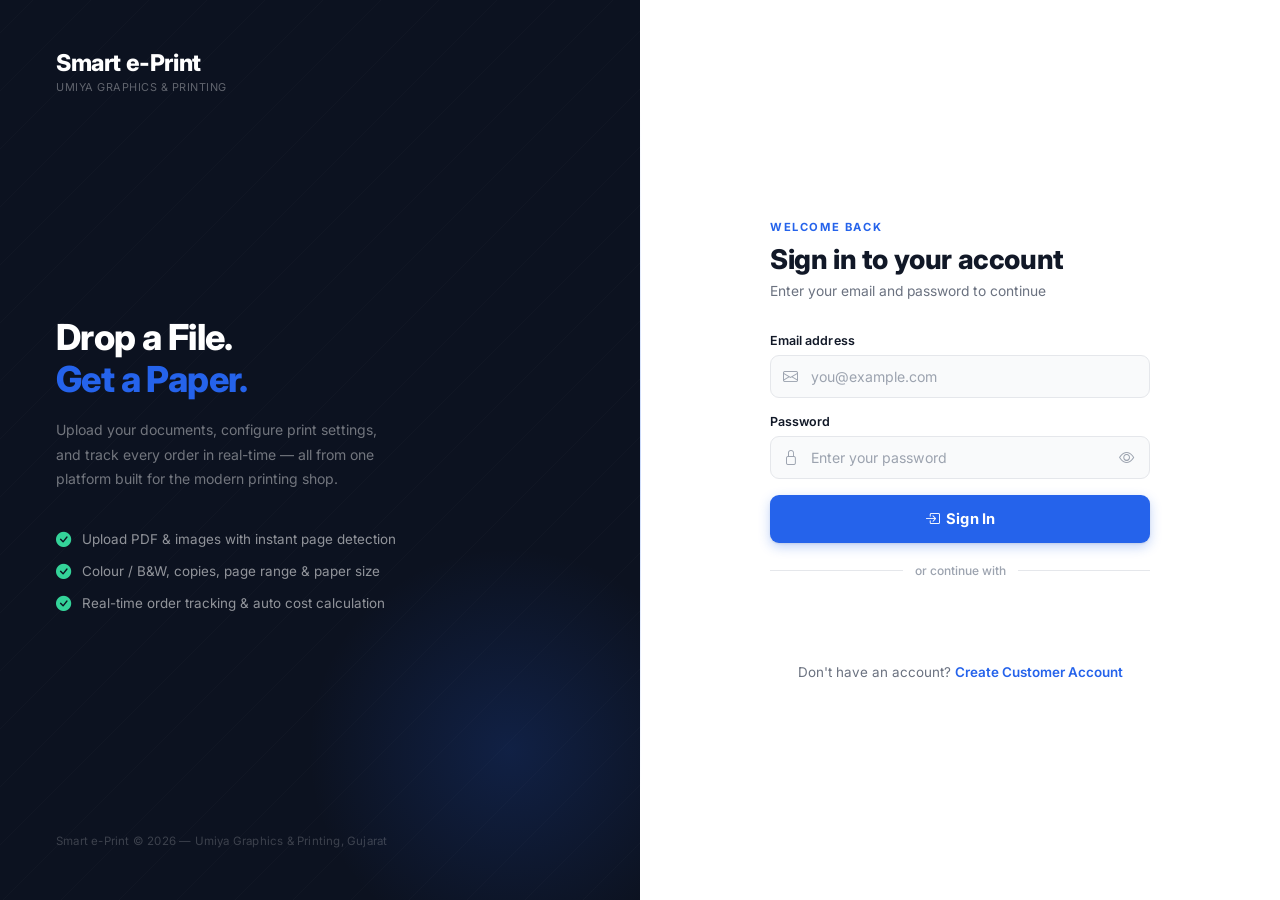
<file: frontend/index.html>
<!DOCTYPE html>
<html lang="en">
<head>
  <meta charset="UTF-8" />
  <meta http-equiv="refresh" content="0; url=login.html" />
  <title>Smart e-Print — Redirecting…</title>
  <script>window.location.replace('login.html');</script>
</head>
<body></body>
</html>
</file>
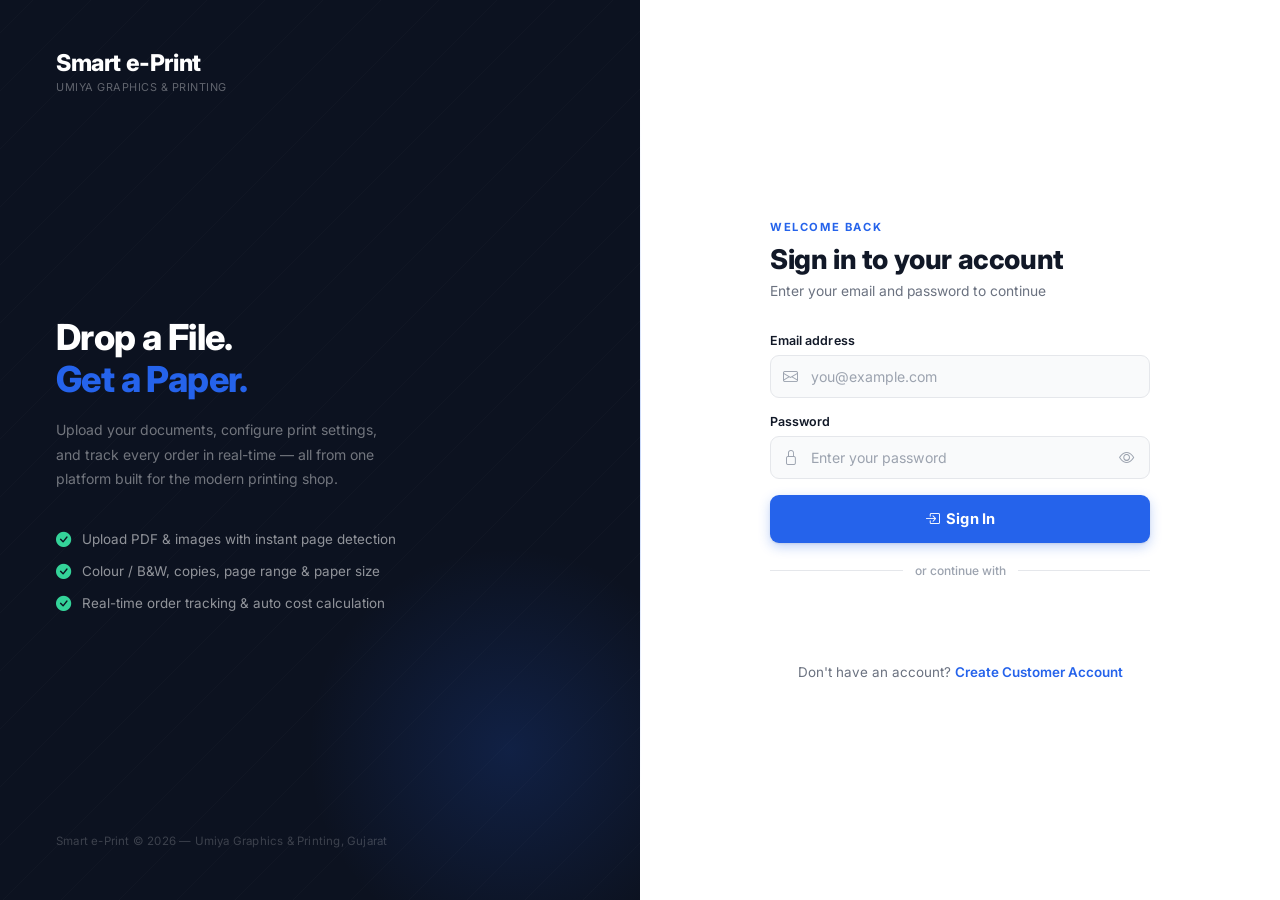
<file: frontend/admin-dashboard.html>
<!DOCTYPE html>
<html lang="en">
<head>
  <meta charset="UTF-8" />
  <meta name="viewport" content="width=device-width, initial-scale=1.0" />
  <title>Admin Dashboard — Smart e-Print</title>
  <meta name="description" content="Smart e-Print Admin Dashboard — operational printing queue and print job management." />

  <link href="https://cdn.jsdelivr.net/npm/bootstrap@5.3.2/dist/css/bootstrap.min.css" rel="stylesheet" />
  <link href="https://cdn.jsdelivr.net/npm/bootstrap-icons@1.11.3/font/bootstrap-icons.min.css" rel="stylesheet" />
  <link href="css/style.css" rel="stylesheet" />
  <style>
    .order-status-badge {
      display: inline-flex;
      align-items: center;
      gap: 6px;
      padding: 4px 10px;
      border-radius: 999px;
      font-size: 0.78rem;
      font-weight: 600;
      letter-spacing: 0.02em;
    }
    .status-Submitted { background: #FFF8E7; color: #92400E; border: 1px solid #FDE68A; }
    .status-Accepted  { background: #EFF6FF; color: #1D4ED8; border: 1px solid #BFDBFE; }
    .status-Printing  { background: #F5F3FF; color: #5B21B6; border: 1px solid #DDD6FE; }
    .status-Completed { background: #F0FDF4; color: #166534; border: 1px solid #BBF7D0; }
    .status-Rejected  { background: #FEF2F2; color: #991B1B; border: 1px solid #FECACA; }

    .filter-pill {
      padding: 5px 14px;
      border-radius: 20px;
      font-size: 0.82rem;
      cursor: pointer;
      background: #F8FAFC;
      border: 1px solid #E2E8F0;
      color: #64748B;
      transition: all 0.18s ease;
      font-weight: 500;
    }
    .filter-pill.active, .filter-pill:hover {
      background: #2563EB;
      color: #fff;
      border-color: #2563EB;
    }
    .table-dark-custom {
      width: 100%;
      color: #0F172A;
      border-collapse: collapse;
      table-layout: fixed;
    }
    .table-dark-custom th {
      color: #64748B;
      font-size: 0.73rem;
      text-transform: uppercase;
      letter-spacing: 0.04em;
      padding: 8px 10px;
      border: none;
      white-space: nowrap;
      overflow: hidden;
      font-weight: 600;
    }
    /* Column width allocations */
    .table-dark-custom th:nth-child(1) { width: 18%; }  /* Customer */
    .table-dark-custom th:nth-child(2) { width: 20%; }  /* Document */
    .table-dark-custom th:nth-child(3) { width: 14%; }  /* Mode/Specs */
    .table-dark-custom th:nth-child(4) { width: 13%; }  /* Price */
    .table-dark-custom th:nth-child(5) { width: 10%; }  /* Status */
    .table-dark-custom th:nth-child(6) { width: 10%; }  /* Submitted */
    .table-dark-custom th:nth-child(7) { width: 15%; }  /* Actions */
    .table-dark-custom {
      border-spacing: 0;
      border-collapse: collapse;
    }
    .table-dark-custom thead tr {
      border-bottom: 1px solid #E2E8F0;
    }
    .table-dark-custom td {
      background: transparent;
      padding: 11px 10px;
      font-size: 0.84rem;
      border-bottom: 1px solid #F1F5F9;
      vertical-align: middle;
      overflow: hidden;
      text-overflow: ellipsis;
      color: #0F172A;
    }
    .table-dark-custom tr td:first-child {
      border-left: none;
      border-radius: 0;
    }
    .table-dark-custom tr td:last-child {
      border-right: none;
      border-radius: 0;
    }
    .table-dark-custom tbody tr:hover td {
      background: #F8FAFC;
    }
    .btn-action-sm {
      padding: 4px 8px;
      font-size: 0.74rem;
      border-radius: 7px;
      display: inline-flex;
      align-items: center;
      gap: 3px;
      white-space: nowrap;
    }
    @keyframes orderSlideIn {
      from { opacity: 0; transform: translateY(-6px) scaleY(.97); }
      to   { opacity: 1; transform: translateY(0)    scaleY(1); }
    }

    /* ── Print Agent ─────────────────────────────────────────── */
    .agent-status-badge {
      display:inline-flex; align-items:center; gap:6px;
      padding:4px 10px; border-radius:20px; font-size:.76rem; font-weight:600;
    }
    .agent-online  { background:rgba(34,197,94,.15); color:#4ade80; border:1px solid rgba(34,197,94,.3); }
    .agent-offline { background:rgba(239,68,68,.15);  color:#f87171; border:1px solid rgba(239,68,68,.3); }
    .agent-checking{ background:rgba(234,179,8,.12);  color:#facc15; border:1px solid rgba(234,179,8,.25); }

    .printer-card {
      background:rgba(255,255,255,.04); border:1.5px solid rgba(255,255,255,.08);
      border-radius:12px; padding:14px 16px; cursor:pointer;
      transition:all .2s ease; display:flex; align-items:center; gap:12px; margin-bottom:8px;
    }
    .printer-card:hover  { border-color:rgba(99,102,241,.5); background:rgba(99,102,241,.07); }
    .printer-card.selected { border-color:#6366f1; background:rgba(99,102,241,.15); }
    .printer-card .pc-icon { font-size:1.5rem; color:#6366f1; }
    .printer-card .pc-info { flex:1; }
    .printer-card .pc-name { font-weight:600; font-size:.92rem; }
    .printer-card .pc-status { font-size:.75rem; margin-top:2px; }
    .pc-status.ready   { color:#4ade80; }
    .pc-status.offline { color:#f87171; }
    .pc-status.busy    { color:#facc15; }
    .default-badge { background:rgba(99,102,241,.25); color:#a5b4fc; border-radius:6px; padding:2px 7px; font-size:.68rem; font-weight:700; margin-left:6px; }

    .config-pill {
      display:inline-flex; align-items:center; gap:5px;
      background:rgba(255,255,255,.07); border:1px solid rgba(255,255,255,.1);
      border-radius:8px; padding:5px 10px; font-size:.82rem; font-weight:600; margin:4px;
    }
    .config-pill i { color:#a5b4fc; }

    .print-step { display:none; }
    .print-step.active { display:block; }

    .job-progress .bar-wrap { background:rgba(255,255,255,.08); border-radius:8px; height:6px; overflow:hidden; margin-top:8px; }
    .job-progress .bar-fill { height:100%; border-radius:8px; background:linear-gradient(90deg,#6366f1,#a78bfa); transition:width .4s ease; }

  </style>
</head>
<body>

  <!-- Ambient Background -->
  <div class="bg-animated" style="opacity:.6;">
    <div class="orb orb-1"></div>
    <div class="orb orb-2"></div>
  </div>

  <!-- Toast Container -->
  <div id="toastContainer"></div>

  <!-- ══════════════════════════════════════════════════════════════════════
       SIDEBAR
       ══════════════════════════════════════════════════════════════════════ -->
  <aside class="sidebar" id="sidebar">
    <div class="sidebar-header">
      <a href="index.html" class="navbar-brand-custom" style="font-size:1.1rem;">
        <div class="brand-name-wrap">
          <span class="brand-name-main gradient-text" style="font-size:1rem;">Smart e-Print</span>
          <span class="brand-name-sub">Operational Admin Panel</span>
        </div>
      </a>
    </div>

    <ul class="sidebar-nav">
      <li>
        <a href="#" class="active" id="navPrintQueue">
          <i class="bi bi-printer"></i> Print Queue &amp; Orders
        </a>
      </li>
      <li>
        <a href="#" id="navSettings" data-bs-toggle="modal" data-bs-target="#settingsModal">
          <i class="bi bi-gear"></i> Rate Card Settings
        </a>
      </li>
      <li>
        <a href="#" id="navRevenue" data-bs-toggle="modal" data-bs-target="#revenueModal">
          <i class="bi bi-currency-rupee"></i> Total Revenue
        </a>
      </li>
    </ul>

    <div class="sidebar-footer">
      <div class="sidebar-user">
        <div class="user-avatar" id="sidebarAvatar"
             style="background:linear-gradient(135deg,#7C3AED,#A78BFA);">A</div>
        <div class="user-info">
          <div class="user-name" id="sidebarUserName">Admin</div>
          <div class="user-role-label" id="sidebarUserRoleLabel" style="color:#C4B5FD;">Shop Admin</div>
        </div>
      </div>
      <a href="#" class="btn-outline-glass w-100" id="logoutBtn"
         style="font-size:.83rem;padding:9px 14px;">
        <i class="bi bi-box-arrow-left"></i> Sign Out
      </a>
    </div>
  </aside>

  <!-- ══════════════════════════════════════════════════════════════════════
       MAIN CONTENT
       ══════════════════════════════════════════════════════════════════════ -->
  <main class="main-content">

    <!-- Top Header -->
    <div class="dash-header">
      <div>
        <h1 class="dash-title">
          Admin Dashboard 🖨️
        </h1>
        <p class="dash-subtitle">
          Operational Print Queue &amp; Job Management · Welcome, <span class="gradient-text" id="welcomeName">Admin</span>
        </p>
      </div>
      <div class="d-flex align-items-center gap-2 flex-wrap">
        <button class="btn btn-sm btn-primary d-flex align-items-center gap-2 shadow-sm" id="btnHeaderDownloadAgent" onclick="downloadPrintAgent()" style="font-size:0.83rem; font-weight: 500; border-radius: 8px; padding: 7px 14px;">
          <i class="bi bi-cloud-arrow-down-fill"></i> Download Print Agent
        </button>
        <button class="btn-outline-glass btn-sm" id="btnRefreshOrders" title="Refresh queue">
          <i class="bi bi-arrow-clockwise"></i> Refresh
        </button>
      </div>
    </div>

    <!-- Stats -->
    <div class="row g-3 mb-4">
      <div class="col-6 col-lg-3">
        <div class="stat-card">
          <div class="stat-label">Pending Review</div>
          <div class="stat-value" id="statPending" style="color:var(--warning);">0</div>
          <div class="stat-change neutral">Requires action</div>
        </div>
      </div>
      <div class="col-6 col-lg-3">
        <div class="stat-card">
          <div class="stat-label">Printing Now</div>
          <div class="stat-value" id="statPrinting" style="color:#c084fc;">0</div>
          <div class="stat-change neutral">In execution</div>
        </div>
      </div>
      <div class="col-6 col-lg-3">
        <div class="stat-card">
          <div class="stat-label">Completed Jobs</div>
          <div class="stat-value" id="statCompleted" style="color:var(--accent);">0</div>
          <div class="stat-change neutral">Ready / picked up</div>
        </div>
      </div>
      <div class="col-6 col-lg-3">
        <div class="stat-card">
          <div class="stat-label">Today's Revenue</div>
          <div class="stat-value gradient-text" id="statRevenue">₹0</div>
          <div class="stat-change neutral">Orders accepted today</div>
        </div>
      </div>
    </div>

    <!-- ── Print Queue Management Section ────────────────────────────────── -->
    <div class="glass-card p-4">
      <div class="d-flex flex-wrap align-items-center justify-content-between gap-3 mb-4">
        <div>
          <h2 class="section-title mb-1">Live Print Queue</h2>
          <p class="section-desc mb-0">Accept, reject, and update status of customer print orders</p>
        </div>
        <div class="d-flex flex-wrap gap-2" id="filterContainer">
          <button class="filter-pill active" data-filter="">All Orders</button>
          <button class="filter-pill" data-filter="Submitted">Submitted</button>
          <button class="filter-pill" data-filter="Accepted">Accepted</button>
          <button class="filter-pill" data-filter="Printing">Printing</button>
          <button class="filter-pill" data-filter="Completed">Completed</button>
          <button class="filter-pill" data-filter="Rejected">Rejected</button>
        </div>
      </div>

      <!-- Orders Table Container -->
      <div class="table-responsive" style="overflow-x:auto;">
        <table class="table-dark-custom" style="min-width:720px;">
          <thead>
            <tr>

              <th>Customer</th>
              <th>Document</th>
              <th>Mode / Specs</th>
              <th>Price & Payment</th>
              <th>Status</th>
              <th>Submitted</th>
              <th class="text-end">Actions</th>
            </tr>
          </thead>
          <tbody id="ordersTableBody">
            <tr>
              <td colspan="7" class="text-center py-4" style="color:var(--muted);">
                <i class="bi bi-arrow-repeat spin"></i> Loading print queue…
              </td>
            </tr>
          </tbody>
        </table>
      </div>
    </div>

  </main><!-- /.main-content -->

  <!-- ── Settings / Rate Card Modal ─────────────────────────────────────────── -->
  <div class="modal fade" id="settingsModal" tabindex="-1" aria-hidden="true">
    <div class="modal-dialog modal-dialog-centered modal-lg">
      <div class="modal-content glass-card" style="border:none;overflow:hidden;">
        <div class="modal-header border-0 pb-0" style="background:linear-gradient(135deg,#6366f1 0%,#8b5cf6 50%,#a855f7 100%);padding:24px 28px 20px;">
          <div>
            <h5 class="modal-title" style="color:#fff;font-weight:700;font-size:1.2rem;margin:0;">
              <i class="bi bi-cash-coin me-2"></i>Shop Rate Card
            </h5>
            <p style="color:rgba(255,255,255,.75);font-size:.82rem;margin:6px 0 0;">
              Set per-page rates for each paper size and print mode. Changes apply instantly to new orders.
            </p>
          </div>
          <button type="button" class="btn-close btn-close-white" data-bs-dismiss="modal" aria-label="Close"></button>
        </div>
        <div class="modal-body" style="padding:24px 28px;">

          <!-- Rate cards container -->
          <div id="rateCardsContainer" style="display:flex;flex-direction:column;gap:16px;"></div>

          <!-- Add Paper Size -->
          <div style="margin-top:18px;display:flex;gap:10px;align-items:center;">
            <input type="text" id="newPaperSizeName" class="minimal-input" placeholder="New paper size (e.g. A5, Legal)" style="flex:1;font-size:.85rem;padding:10px 14px;" />
            <button type="button" class="btn btn-sm" id="btnAddPaperSize" style="background:linear-gradient(135deg,#6366f1,#8b5cf6);color:#fff;border:none;border-radius:10px;padding:10px 18px;font-weight:600;font-size:.82rem;white-space:nowrap;transition:all .2s;">
              <i class="bi bi-plus-lg me-1"></i>Add Size
            </button>
          </div>

        </div>
        <div class="modal-footer border-0 pt-0" style="padding:16px 28px 24px;">
          <button type="button" class="btn-outline-glass" data-bs-dismiss="modal">Cancel</button>
          <button type="button" class="btn btn-sm" id="btnSaveRates" style="background:linear-gradient(135deg,#6366f1,#8b5cf6);color:#fff;border:none;border-radius:10px;padding:10px 24px;font-weight:600;font-size:.88rem;transition:all .2s;box-shadow:0 4px 15px rgba(99,102,241,.3);">
            <i class="bi bi-check-lg me-1"></i>Save All Rates
          </button>
        </div>
      </div>
    </div>
  </div>

  <style>
    /* ── Rate Card Styles ──────────────────────── */
    .rate-paper-card {
      background: var(--glass, rgba(255,255,255,.06));
      border: 1px solid var(--hairline, rgba(255,255,255,.08));
      border-radius: 14px;
      overflow: hidden;
      transition: all .3s ease;
      animation: rateCardSlideIn .35s ease;
    }
    @keyframes rateCardSlideIn {
      from { opacity:0; transform: translateY(12px); }
      to   { opacity:1; transform: translateY(0); }
    }
    .rate-paper-card:hover { border-color: #8b5cf6; box-shadow: 0 4px 20px rgba(99,102,241,.12); }
    .rate-paper-header {
      display: flex; align-items: center; justify-content: space-between;
      padding: 16px 20px;
      cursor: pointer; user-select: none;
    }
    .rate-paper-header .paper-icon {
      width: 42px; height: 42px; border-radius: 12px;
      display: flex; align-items: center; justify-content: center;
      font-size: 1.1rem; font-weight: 700; color: #fff;
      background: linear-gradient(135deg, #6366f1, #8b5cf6);
      flex-shrink: 0;
    }
    .rate-paper-header .paper-label {
      flex: 1; margin-left: 14px;
      font-weight: 700; font-size: 1rem;
    }
    .rate-paper-header .paper-preview {
      font-size: .78rem; color: var(--muted, #8b8ba3); margin-left: auto; margin-right: 12px;
    }
    .rate-paper-header .chevron {
      transition: transform .3s ease; font-size: .9rem; color: var(--muted, #8b8ba3);
    }
    .rate-paper-card.expanded .chevron { transform: rotate(180deg); }
    .rate-paper-body {
      max-height: 0; overflow: hidden; transition: max-height .35s ease, padding .35s ease;
      padding: 0 20px;
    }
    .rate-paper-card.expanded .rate-paper-body {
      max-height: 300px; padding: 0 20px 20px;
    }
    .rate-mode-row {
      display: flex; gap: 16px; flex-wrap: wrap;
    }
    .rate-mode-box {
      flex: 1; min-width: 180px;
      background: var(--bg-input, #f1f3f5);
      border-radius: 12px;
      padding: 16px;
      transition: all .2s;
    }
    .rate-mode-box:hover { background: var(--accent-soft, rgba(99,102,241,.1)); }
    .rate-mode-box .mode-badge {
      display: inline-flex; align-items: center; gap: 6px;
      padding: 4px 12px; border-radius: 8px;
      font-weight: 700; font-size: .78rem; text-transform: uppercase; letter-spacing: .5px;
      margin-bottom: 10px;
    }
    .rate-mode-box.bw .mode-badge { background: #e5e7eb; color: #374151; }
    .rate-mode-box.color .mode-badge { background: linear-gradient(135deg,#f472b6,#a855f7); color: #fff; }
    .rate-mode-box .rate-input-wrap {
      display: flex; align-items: center; gap: 8px;
    }
    .rate-mode-box .rate-input-wrap .rupee-symbol {
      font-weight: 700; font-size: 1.1rem; color: var(--text-secondary, #666);
    }
    .rate-mode-box .rate-input-wrap input {
      width: 100%; font-size: 1.1rem; font-weight: 700;
      padding: 10px 14px; border-radius: 10px;
      border: 2px solid transparent; background: var(--bg-card, #fff);
      color: var(--text-primary, #1a1a2e);
      transition: border-color .2s;
    }
    .rate-mode-box .rate-input-wrap input:focus {
      outline: none; border-color: #8b5cf6;
    }
    .rate-paper-card .remove-paper-btn {
      background: none; border: none; color: #ef4444; font-size: .78rem;
      cursor: pointer; padding: 4px 10px; border-radius: 8px;
      transition: all .2s; opacity: .6;
    }
    .rate-paper-card .remove-paper-btn:hover { opacity: 1; background: rgba(239,68,68,.1); }
  </style>


  <!-- ── Rejection Reason Modal ─────────────────────────────────────────── -->
  <div class="modal fade" id="rejectModal" tabindex="-1" aria-hidden="true">
    <div class="modal-dialog modal-dialog-centered">
      <div class="modal-content glass-card">
        <div class="modal-header border-0 pb-0">
          <h5 class="modal-title section-title text-danger"><i class="bi bi-x-circle me-1"></i> Reject Print Order</h5>
          <button type="button" class="btn-close" data-bs-dismiss="modal" aria-label="Close"></button>
        </div>
        <div class="modal-body">
          <p class="text-muted small">Please provide a clear reason for the rejection so the customer is informed.</p>
          <input type="hidden" id="rejectOrderId" />
          <div class="mb-3">
            <label for="rejectReasonInput" class="form-label small text-muted">Rejection Reason</label>
            <textarea id="rejectReasonInput" class="minimal-input w-100" rows="3" placeholder="e.g. Incompatible format, unreadable scan, out of selected paper stock"></textarea>
          </div>
        </div>
        <div class="modal-footer border-0 pt-0">
          <button type="button" class="btn-outline-glass" data-bs-dismiss="modal">Cancel</button>
          <button type="button" class="btn btn-danger btn-sm" id="btnConfirmReject">Confirm Rejection</button>
        </div>
      </div>
    </div>
  </div>

  <!-- ── Order Details Modal ────────────────────────────────────────────── -->
  <div class="modal fade" id="orderDetailsModal" tabindex="-1" aria-hidden="true">
    <div class="modal-dialog modal-dialog-centered">
      <div class="modal-content glass-card">
        <div class="modal-header border-0 pb-0">
          <h5 class="modal-title section-title"><i class="bi bi-file-earmark-text me-1"></i> Print Order Details</h5>
          <button type="button" class="btn-close" data-bs-dismiss="modal" aria-label="Close"></button>
        </div>
        <div class="modal-body" id="orderDetailsBody">
          <!-- Populated dynamically -->
        </div>
        <div class="modal-footer border-0 pt-0">
          <button type="button" class="btn-outline-glass" data-bs-dismiss="modal">Close</button>
        </div>
      </div>
    </div>
  </div>

  <!-- ── Print Agent Modal ─────────────────────────────────────────────── -->
  <div class="modal fade" id="printAgentModal" tabindex="-1" aria-hidden="true" data-bs-backdrop="static">
    <div class="modal-dialog modal-dialog-centered modal-lg">
      <div class="modal-content glass-card">
        <div class="modal-header border-0 pb-0">
          <h5 class="modal-title section-title"><i class="bi bi-printer me-2"></i>Print via Agent</h5>
          <button type="button" class="btn-close" data-bs-dismiss="modal" id="printAgentCloseBtn"></button>
        </div>
        <div class="modal-body pt-2">

          <!-- STEP 1: Select Printer -->
          <div class="print-step active" id="printStep1">
            <p class="text-muted mb-3" style="font-size:.85rem;">
              <i class="bi bi-info-circle me-1"></i>
              Detected printers on this Admin PC via the local Print Agent.
            </p>
            <div id="printerListContainer">
              <div class="text-center py-4" id="printerLoadingState">
                <div class="spinner-border spinner-border-sm text-primary me-2"></div>
                <span class="text-muted">Connecting to Print Agent…</span>
              </div>
            </div>
            <div id="agentOfflineBanner" class="d-none">
              <div class="p-3 rounded mb-3" style="background:rgba(239,68,68,.1);border:1px solid rgba(239,68,68,.3);">
                <div class="fw-bold text-danger mb-1"><i class="bi bi-exclamation-triangle me-1"></i>Print Agent Offline</div>
                <p class="text-muted mb-2" style="font-size:.82rem;">
                  The Smart E-Print Print Agent is not running on this PC.<br>
                  Start it using <code>START.bat</code> in your extracted <code>Smart-e-Print-Agent</code> folder.
                </p>
                <div class="d-flex gap-2 flex-wrap">
                  <button class="btn btn-sm btn-outline-warning" onclick="pingAgentAndLoadPrinters()">
                    <i class="bi bi-arrow-clockwise me-1"></i>Retry Connection
                  </button>
                  <button class="btn btn-sm btn-primary" onclick="downloadPrintAgent()">
                    <i class="bi bi-cloud-arrow-down-fill me-1"></i>Download Print Agent (.zip)
                  </button>
                </div>
              </div>
            </div>
            <div class="mt-3 d-flex justify-content-end">
              <button class="btn btn-primary" id="btnSelectPrinter" disabled onclick="gotoStep2()">
                <i class="bi bi-arrow-right me-1"></i>Next: Confirm Config
              </button>
            </div>
          </div>

          <!-- STEP 2: Config Summary + Print Now -->
          <div class="print-step" id="printStep2">
            <div class="mb-3">
              <div class="text-muted mb-1" style="font-size:.8rem;text-transform:uppercase;letter-spacing:.05em;">Selected Printer</div>
              <div class="d-flex align-items-center gap-2">
                <i class="bi bi-printer-fill text-primary fs-5"></i>
                <span id="summaryPrinterName" class="fw-bold fs-6"></span>
              </div>
            </div>
            <hr class="my-2" style="border-color:rgba(255,255,255,.1);" />
            <div class="text-muted mb-2" style="font-size:.8rem;text-transform:uppercase;letter-spacing:.05em;">
              Print Configuration (from order)
            </div>
            <div id="configPillsContainer" class="mb-3"></div>
            <hr class="my-2" style="border-color:rgba(255,255,255,.1);" />
            <div class="mb-2">
              <div class="text-muted mb-1" style="font-size:.8rem;">Document</div>
              <div id="summaryFileName" class="fw-bold text-break"></div>
            </div>
            <div class="d-flex gap-2 mt-3 flex-wrap">
              <button class="btn btn-outline-secondary" onclick="gotoStep1()">
                <i class="bi bi-arrow-left me-1"></i>Back
              </button>
              <button class="btn btn-outline-info" onclick="submitTestPrint()" title="Test this printer with an instant verification slip">
                <i class="bi bi-patch-check me-1"></i>Test Print Slip
              </button>
              <button class="btn btn-primary flex-grow-1" id="btnPrintNow" onclick="submitPrintJob()">
                <i class="bi bi-send-fill me-1"></i>Print Now
              </button>
            </div>
          </div>

          <!-- STEP 3: Job Status -->
          <div class="print-step" id="printStep3">
            <div class="text-center py-2">
              <div id="jobStatusIcon" style="font-size:2.5rem; margin-bottom:8px;">⏳</div>
              <div id="jobStatusTitle" class="fw-bold fs-6 mb-1">Sending to printer…</div>
              <div id="jobStatusMessage" class="text-muted" style="font-size:.84rem;"></div>
              <div class="job-progress mt-3">
                <div class="bar-wrap"><div class="bar-fill" id="jobProgressBar" style="width:30%"></div></div>
              </div>
              <div id="jobRecoveryActions" class="mt-4 d-none">
                <div class="d-flex gap-2 justify-content-center flex-wrap">
                  <button class="btn btn-sm btn-outline-info" onclick="submitTestPrint()">
                    <i class="bi bi-patch-check me-1"></i>Print Test Slip
                  </button>
                  <label class="btn btn-sm btn-outline-primary mb-0">
                    <i class="bi bi-folder-symlink me-1"></i>Upload & Print File
                    <input type="file" id="directPrintFileInput" style="display:none;" onchange="handleDirectFilePrint(event)" accept=".pdf,.png,.jpg,.jpeg">
                  </label>
                  <button class="btn btn-sm btn-outline-secondary" onclick="gotoStep2()">
                    <i class="bi bi-arrow-clockwise me-1"></i>Try Again
                  </button>
                </div>
              </div>
            </div>
          </div>

        </div><!-- /modal-body -->
      </div>
    </div>
  </div>

  <!-- ── Revenue Modal ──────────────────────────────────────────────────── -->
  <div class="modal fade" id="revenueModal" tabindex="-1" aria-hidden="true">
    <div class="modal-dialog modal-dialog-centered modal-lg">
      <div class="modal-content glass-card">
        <div class="modal-header border-0 pb-0">
          <h5 class="modal-title section-title"><i class="bi bi-currency-rupee me-1"></i> Total Revenue</h5>
          <button type="button" class="btn-close" data-bs-dismiss="modal" aria-label="Close"></button>
        </div>
        <div class="modal-body pt-2">

          <!-- All-time summary -->
          <div id="revAlltimeBlock" class="p-3 rounded mb-4" style="background:rgba(99,102,241,.09);border:1.5px solid rgba(99,102,241,.25);">
            <div class="d-flex justify-content-between align-items-center">
              <div>
                <div class="text-muted" style="font-size:.78rem;text-transform:uppercase;letter-spacing:.05em;">All-Time Total Revenue</div>
                <div class="fw-bold gradient-text" id="revAlltimeValue" style="font-size:2rem;">₹—</div>
              </div>
              <div class="text-end">
                <div class="text-muted" style="font-size:.78rem;text-transform:uppercase;letter-spacing:.05em;">Today's Revenue</div>
                <div class="fw-bold" id="revTodayValue" style="font-size:1.4rem;color:#4ade80;">₹—</div>
              </div>
            </div>
          </div>

          <!-- Filter tabs -->
          <div class="d-flex gap-2 mb-3">
            <button class="filter-pill active" id="revTabMonth" onclick="switchRevTab('month')">By Month</button>
            <button class="filter-pill" id="revTabRange" onclick="switchRevTab('range')">Custom Date Range</button>
          </div>

          <!-- Month picker -->
          <div id="revMonthBlock">
            <div class="d-flex align-items-center gap-2 mb-3">
              <input type="month" id="revMonthInput" class="minimal-input" style="max-width:200px;"
                     value="" />
              <button class="btn btn-primary btn-sm" id="btnRevMonth" onclick="loadRevenue('month')">
                <i class="bi bi-search me-1"></i>Get Revenue
              </button>
            </div>
          </div>

          <!-- Date range picker -->
          <div id="revRangeBlock" class="d-none">
            <div class="d-flex align-items-center gap-2 flex-wrap mb-3">
              <input type="date" id="revStartDate" class="minimal-input" style="max-width:170px;" />
              <span class="text-muted">to</span>
              <input type="date" id="revEndDate" class="minimal-input" style="max-width:170px;" />
              <button class="btn btn-primary btn-sm" id="btnRevRange" onclick="loadRevenue('range')">
                <i class="bi bi-search me-1"></i>Get Revenue
              </button>
            </div>
          </div>

          <!-- Results panel -->
          <div id="revResultsPanel" class="d-none">
            <div class="text-muted small mb-2" id="revRangeLabel"></div>
            <div class="row g-3">
              <div class="col-6 col-md-3">
                <div class="p-3 rounded" style="background:rgba(255,255,255,.05);border:1px solid rgba(255,255,255,.1);">
                  <div class="text-muted" style="font-size:.72rem;text-transform:uppercase;">Total Revenue</div>
                  <div class="fw-bold gradient-text" id="revResTotal" style="font-size:1.4rem;">₹0</div>
                </div>
              </div>
              <div class="col-6 col-md-3">
                <div class="p-3 rounded" style="background:rgba(255,255,255,.05);border:1px solid rgba(255,255,255,.1);">
                  <div class="text-muted" style="font-size:.72rem;text-transform:uppercase;">B&amp;W Revenue</div>
                  <div class="fw-bold" id="revResBW" style="font-size:1.4rem;color:#94a3b8;">₹0</div>
                </div>
              </div>
              <div class="col-6 col-md-3">
                <div class="p-3 rounded" style="background:rgba(255,255,255,.05);border:1px solid rgba(255,255,255,.1);">
                  <div class="text-muted" style="font-size:.72rem;text-transform:uppercase;">Color Revenue</div>
                  <div class="fw-bold" id="revResColor" style="font-size:1.4rem;color:#facc15;">₹0</div>
                </div>
              </div>
              <div class="col-6 col-md-3">
                <div class="p-3 rounded" style="background:rgba(255,255,255,.05);border:1px solid rgba(255,255,255,.1);">
                  <div class="text-muted" style="font-size:.72rem;text-transform:uppercase;">Paid Orders</div>
                  <div class="fw-bold" id="revResPaidOrders" style="font-size:1.4rem;color:#4ade80;">0</div>
                </div>
              </div>
              <div class="col-6 col-md-3">
                <div class="p-3 rounded" style="background:rgba(255,255,255,.05);border:1px solid rgba(255,255,255,.1);">
                  <div class="text-muted" style="font-size:.72rem;text-transform:uppercase;">Total Orders</div>
                  <div class="fw-bold" id="revResTotalOrders" style="font-size:1.4rem;">0</div>
                </div>
              </div>
              <div class="col-6 col-md-3">
                <div class="p-3 rounded" style="background:rgba(255,255,255,.05);border:1px solid rgba(255,255,255,.1);">
                  <div class="text-muted" style="font-size:.72rem;text-transform:uppercase;">Pages Printed</div>
                  <div class="fw-bold" id="revResPages" style="font-size:1.4rem;color:#c084fc;">0</div>
                </div>
              </div>
            </div>
          </div>

          <hr style="border-color:rgba(255,255,255,.1);margin:20px 0;" />

          <!-- Backup & Cleanup section -->
          <div>
            <div class="fw-semibold mb-1" style="font-size:.9rem;"><i class="bi bi-archive me-1 text-primary"></i> File Backup &amp; Cleanup</div>
            <p class="text-muted" style="font-size:.8rem;margin-bottom:10px;">Download all customer-uploaded files from the last 7 days as a ZIP archive, then free up disk space by deleting files older than 7 days.</p>
            <div class="d-flex flex-wrap gap-2">
              <button class="btn btn-outline-info btn-sm" id="btnDownloadBackup" onclick="downloadBackupZip()">
                <i class="bi bi-file-zip me-1"></i>Download Last 7 Days (ZIP)
              </button>
              <button class="btn btn-outline-warning btn-sm" id="btnCleanupFiles" onclick="cleanupOldFiles()">
                <i class="bi bi-trash me-1"></i>Delete Files Older than 7 Days
              </button>
            </div>
            <div id="cleanupMsg" class="mt-2" style="font-size:.82rem;"></div>
          </div>

        </div>
        <div class="modal-footer border-0 pt-0">
          <button type="button" class="btn-outline-glass" data-bs-dismiss="modal">Close</button>
        </div>
      </div>
    </div>
  </div>

  <!-- Scripts -->
  <script src="https://cdn.jsdelivr.net/npm/bootstrap@5.3.2/dist/js/bootstrap.bundle.min.js"></script>
  <script src="js/config.js"></script>
  <script src="js/auth.js"></script>
  <script>
    let currentFilter = '';
    let cachedOrders = [];
    let rejectModalInstance = null;
    let detailsModalInstance = null;
    let settingsModalInstance = null;
    let printAgentModalInstance = null;
    let _adminPollTimer = null;
    let _knownAdminOrderIds = new Set();

    // ── Print Agent state ──────────────────────────────────────────────────
    const AGENT_BASE = 'http://127.0.0.1:8765';
    let _agentToken      = '';          // set from localStorage
    let _selectedPrinter = null;        // {name, status, is_default}
    let _printOrderId    = null;        // current order being printed
    let _pollInterval    = null;        // job status polling timer
    let _printerList     = [];          // cache of printers from /printers endpoint


    document.addEventListener('DOMContentLoaded', async () => {
      // Role Guard: strictly 'admin' (or legacy 'owner')
      const user = await requireAuth(['admin', 'owner']);
      if (!user) return;

      document.getElementById('sidebarUserName').textContent = user.name;
      document.getElementById('welcomeName').textContent = user.name.split(' ')[0];
      document.getElementById('sidebarAvatar').textContent = user.name.charAt(0).toUpperCase();

      document.getElementById('logoutBtn').addEventListener('click', (e) => {
        e.preventDefault();
        logout();
      });

      rejectModalInstance = new bootstrap.Modal(document.getElementById('rejectModal'));
      detailsModalInstance = new bootstrap.Modal(document.getElementById('orderDetailsModal'));
      settingsModalInstance = new bootstrap.Modal(document.getElementById('settingsModal'));
      printAgentModalInstance = new bootstrap.Modal(document.getElementById('printAgentModal'));
      const revenueModalEl = document.getElementById('revenueModal');
      const revenueModalInstance = new bootstrap.Modal(revenueModalEl);

      // Set default month input to current month
      const now = new Date();
      const ym = `${now.getFullYear()}-${String(now.getMonth()+1).padStart(2,'0')}`;
      document.getElementById('revMonthInput').value = ym;
      // Set default date range to this month
      const firstDay = `${now.getFullYear()}-${String(now.getMonth()+1).padStart(2,'0')}-01`;
      const lastDay  = new Date(now.getFullYear(), now.getMonth()+1, 0);
      const lastDayStr = `${lastDay.getFullYear()}-${String(lastDay.getMonth()+1).padStart(2,'0')}-${String(lastDay.getDate()).padStart(2,'0')}`;
      document.getElementById('revStartDate').value = firstDay;
      document.getElementById('revEndDate').value = lastDayStr;

      // Load all-time + today revenue when modal opens
      revenueModalEl.addEventListener('show.bs.modal', loadRevenueAlltime);

      // Load agent token from localStorage
      _agentToken = localStorage.getItem('seprint_agent_token') || 'seprint-agent-secret-2026';

      // Rates management
      document.getElementById('navSettings').addEventListener('click', loadRatesToModal);
      document.getElementById('btnSaveRates').addEventListener('click', saveRates);

      // Filter pills
      document.querySelectorAll('.filter-pill').forEach(btn => {
        btn.addEventListener('click', () => {
          document.querySelectorAll('.filter-pill').forEach(b => b.classList.remove('active'));
          btn.classList.add('active');
          currentFilter = btn.dataset.filter;
          loadOrders();
        });
      });

      document.getElementById('btnRefreshOrders').addEventListener('click', () => {
        loadOrders();
        loadStats();
      });

      document.getElementById('btnConfirmReject').addEventListener('click', handleConfirmReject);

      // Reset print modal state on close
      document.getElementById('printAgentModal').addEventListener('hidden.bs.modal', () => {
        clearInterval(_pollInterval);
        _selectedPrinter = null;
        _printOrderId = null;
        showPrintStep('printStep1');
        document.getElementById('printerListContainer').innerHTML =
          '<div class="text-center py-4" id="printerLoadingState"><div class="spinner-border spinner-border-sm text-primary me-2"></div><span class="text-muted">Connecting to Print Agent…</span></div>';
        document.getElementById('agentOfflineBanner').classList.add('d-none');
        document.getElementById('btnSelectPrinter').disabled = true;
      });

      loadOrders();
      loadStats();

      // Auto-poll every 8 s — new orders slide in automatically
      _adminPollTimer = setInterval(adminAutoRefresh, 8000);
    });

    async function loadStats() {
      const { ok, data } = await apiCall('/orders/stats', 'GET');
      if (ok && data.stats) {
        const s = data.stats;
        document.getElementById('statPending').textContent = s.submitted;
        document.getElementById('statPrinting').textContent = s.printing;
        document.getElementById('statCompleted').textContent = s.completed;
        // Stat card shows TODAY'S revenue
        document.getElementById('statRevenue').textContent = `₹${s.today_revenue.toFixed(2)}`;
      }
    }

    function updateStatsFromCache() {
      // Compute stats from in-memory cachedOrders — instant, no network
      const submitted  = cachedOrders.filter(o => o.status === 'Submitted').length;
      const printing   = cachedOrders.filter(o => o.status === 'Printing').length;
      const completed  = cachedOrders.filter(o => o.status === 'Completed').length;
      // Today's revenue from cache
      const todayStart = new Date();
      todayStart.setUTCHours(0, 0, 0, 0);
      const todayRevenue = cachedOrders
        .filter(o => ['Accepted','Printing','Completed'].includes(o.status) && new Date(o.created_at) >= todayStart)
        .reduce((sum, o) => sum + (o.total_price || 0), 0);
      document.getElementById('statPending').textContent   = submitted;
      document.getElementById('statPrinting').textContent  = printing;
      document.getElementById('statCompleted').textContent = completed;
      document.getElementById('statRevenue').textContent   = `₹${todayRevenue.toFixed(2)}`;
    }

    // ── Rate card state ─────────────────────────────────────────────
    let _rateCard = {};

    const esc = (s) => (s !== undefined && s !== null ? escapeHtml(String(s)) : '');

    async function loadRatesToModal() {
      const { ok, data } = await apiCall('/shop/rates', 'GET');
      if (ok && data && data.rate_card) {
        _rateCard = JSON.parse(JSON.stringify(data.rate_card));
      } else {
        _rateCard = { A4: { bw: 2.0, color: 5.0 }, A3: { bw: 10.0, color: 10.0 }, Letter: { bw: 2.5, color: 6.0 } };
      }
      renderRateCards();
    }

    function renderRateCards() {
      const container = document.getElementById('rateCardsContainer');
      container.innerHTML = '';
      const papers = Object.keys(_rateCard);
      papers.forEach((paper, idx) => {
        const modes = _rateCard[paper];
        const card = document.createElement('div');
        card.className = 'rate-paper-card' + (idx === 0 ? ' expanded' : '');
        card.innerHTML = `
          <div class="rate-paper-header" onclick="this.parentElement.classList.toggle('expanded')">
            <div class="paper-icon"><i class="bi bi-file-earmark"></i></div>
            <div class="paper-label">${escapeHtml(paper)}</div>
            <div class="paper-preview">B&W ₹${modes.bw} · Color ₹${modes.color}</div>
            <i class="bi bi-chevron-down chevron"></i>
          </div>
          <div class="rate-paper-body">
            <div class="rate-mode-row">
              <div class="rate-mode-box bw">
                <div class="mode-badge"><i class="bi bi-circle-half"></i> Black & White</div>
                <div class="rate-input-wrap">
                  <span class="rupee-symbol">₹</span>
                  <input type="number" step="0.5" min="0" value="${modes.bw}" data-paper="${paper}" data-mode="bw"
                         onchange="updateRateCardVal(this)" onfocus="this.select()" />
                </div>
                <div style="font-size:.72rem;color:var(--muted,#8b8ba3);margin-top:6px;">Per page rate for B&W prints</div>
              </div>
              <div class="rate-mode-box color">
                <div class="mode-badge"><i class="bi bi-palette-fill"></i> Color</div>
                <div class="rate-input-wrap">
                  <span class="rupee-symbol">₹</span>
                  <input type="number" step="0.5" min="0" value="${modes.color}" data-paper="${paper}" data-mode="color"
                         onchange="updateRateCardVal(this)" onfocus="this.select()" />
                </div>
                <div style="font-size:.72rem;color:var(--muted,#8b8ba3);margin-top:6px;">Per page rate for Color prints</div>
              </div>
            </div>
            ${papers.length > 1 ? `<div style="text-align:right;margin-top:10px;"><button class="remove-paper-btn" onclick="removePaperSize('${paper}')"><i class="bi bi-trash3 me-1"></i>Remove ${escapeHtml(paper)}</button></div>` : ''}
          </div>
        `;
        container.appendChild(card);
      });
    }

    function updateRateCardVal(input) {
      const paper = input.dataset.paper;
      const mode = input.dataset.mode;
      const val = parseFloat(input.value);
      if (!isNaN(val) && val >= 0 && _rateCard[paper]) {
        _rateCard[paper][mode] = val;
        // Update preview text
        const card = input.closest('.rate-paper-card');
        const preview = card.querySelector('.paper-preview');
        if (preview) preview.textContent = `B&W ₹${_rateCard[paper].bw} · Color ₹${_rateCard[paper].color}`;
      }
    }

    function removePaperSize(paper) {
      if (Object.keys(_rateCard).length <= 1) { showToast('At least one paper size is required.', 'error'); return; }
      delete _rateCard[paper];
      renderRateCards();
    }

    // Wire up Add Paper Size button
    document.getElementById('btnAddPaperSize').addEventListener('click', () => {
      const input = document.getElementById('newPaperSizeName');
      const name = input.value.trim();
      if (!name) { showToast('Enter a paper size name.', 'error'); return; }
      if (_rateCard[name]) { showToast(`${name} already exists.`, 'error'); return; }
      _rateCard[name] = { bw: 2.0, color: 5.0 };
      input.value = '';
      renderRateCards();
      // Expand the new card
      const cards = document.querySelectorAll('.rate-paper-card');
      const last = cards[cards.length - 1];
      if (last) last.classList.add('expanded');
    });

    async function saveRates() {
      const btn = document.getElementById('btnSaveRates');
      btn.disabled = true;
      btn.innerHTML = '<i class="bi bi-hourglass-split me-1"></i>Saving...';

      const payload = { rate_card: _rateCard };
      const { ok, data } = await apiCall('/shop/rates', 'PUT', payload);

      btn.disabled = false;
      btn.innerHTML = '<i class="bi bi-check-lg me-1"></i>Save All Rates';

      if (ok) {
        settingsModalInstance.hide();
        showToast('Shop rates updated successfully!');
      } else {
        showToast(data?.error || 'Failed to update rates.', 'error');
      }
    }

    async function loadOrders() {
      const url = currentFilter ? `/orders?status=${currentFilter}` : '/orders';
      const tbody = document.getElementById('ordersTableBody');
      tbody.innerHTML = `<tr><td colspan="7" class="text-center py-4" style="color:var(--muted);"><span class="spinner-border spinner-border-sm me-2"></span> Loading orders…</td></tr>`;

      const { ok, data } = await apiCall(url, 'GET');
      if (!ok) {
        tbody.innerHTML = `<tr><td colspan="7" class="text-center py-4 text-danger">Failed to load orders.</td></tr>`;
        return;
      }

      cachedOrders = data.orders || [];
      _knownAdminOrderIds = new Set(cachedOrders.map(o => o.id));
      renderOrdersTable(cachedOrders);
    }

    /** Silent background poll — only shows new orders, doesn't disturb existing rows */
    async function adminAutoRefresh() {
      // Skip if a filter is active (avoid confusing partial view)
      if (currentFilter) return;
      const { ok, data } = await apiCall('/orders', 'GET');
      if (!ok) return;
      const orders = data.orders || [];

      // Check for new orders not yet in the table
      let hadNew = false;
      orders.forEach(o => {
        if (!_knownAdminOrderIds.has(o.id)) {
          // Prepend a highlighted row
          const tbody = document.getElementById('ordersTableBody');
          const placeholder = tbody.querySelector('td[colspan]');
          if (placeholder) tbody.innerHTML = ''; // clear "no orders" placeholder

          cachedOrders.unshift(o);
          _knownAdminOrderIds.add(o.id);
          renderOrdersTable(cachedOrders);
          hadNew = true;
        }
      });

      if (hadNew) {
        updateStatsFromCache();
        showToast('📋 New order received!', 'info');
      }
    }

    function renderOrdersTable(orders) {
      const tbody = document.getElementById('ordersTableBody');
      if (orders.length === 0) {
        tbody.innerHTML = `<tr><td colspan="7" class="text-center py-4" style="color:var(--muted);">No orders found.</td></tr>`;
        return;
      }

      tbody.innerHTML = orders.map(o => {
        const createdDate = o.created_at ? new Date(o.created_at).toLocaleString([], { dateStyle: 'short', timeStyle: 'short' }) : '—';
        const modeBadge = o.print_mode === 'color' ? '<span class="badge bg-warning text-dark" style="font-size:.7rem;">Color</span>' : '<span class="badge bg-secondary" style="font-size:.7rem;">B&W</span>';
        
        let actionButtons = '';
        if (o.status === 'Submitted') {
          actionButtons = `
            <button class="btn btn-success btn-action-sm me-1" onclick="updateStatus('${o.id}', 'Accepted')">
              <i class="bi bi-check-lg"></i> Accept
            </button>
            <button class="btn btn-outline-danger btn-action-sm" onclick="openRejectModal('${o.id}')">
              <i class="bi bi-x-lg"></i>
            </button>
          `;
        } else if (o.status === 'Accepted') {
          actionButtons = `
            <button class="btn btn-primary btn-action-sm me-1" onclick="openPrintAgentModal('${o.id}')">
              <i class="bi bi-printer"></i> Print
            </button>
            <button class="btn btn-outline-danger btn-action-sm" onclick="openRejectModal('${o.id}')">
              <i class="bi bi-x-lg"></i>
            </button>
          `;
        } else if (o.status === 'Printing') {
          actionButtons = `
            <button class="btn btn-success btn-action-sm" onclick="updateStatus('${o.id}', 'Completed')">
              <i class="bi bi-check2-all"></i> Done
            </button>
          `;
        } else {
          actionButtons = `<button class="btn btn-outline-secondary btn-action-sm" onclick="viewOrderDetails('${o.id}')"><i class="bi bi-eye"></i></button>`;
        }
        
        // Download button
        actionButtons += `
          <button class="btn btn-outline-info btn-action-sm ms-1" onclick="downloadOrderFile('${o.id}', '${escapeHtml(o.file_name)}')" title="Download File">
            <i class="bi bi-download"></i>
          </button>
        `;

        return `
          <tr>
            <td>
              <div class="fw-semibold" style="font-size:.85rem;">${escapeHtml(o.customer_name || 'Customer')}</div>
              <small class="text-muted" style="font-size:.74rem;">${escapeHtml(o.customer_email || '—')}</small>
            </td>
            <td>
              <div class="text-truncate" style="max-width:160px; font-size:.83rem;" title="${escapeHtml(o.file_name)}">
                <i class="bi bi-file-earmark-pdf me-1 text-danger"></i>${escapeHtml(o.file_name)}
              </div>
              <small class="text-muted" style="font-size:.73rem;">${o.page_count}pg · ${o.copies}×</small>
            </td>
            <td>
              ${modeBadge}
              <small class="text-muted d-block" style="font-size:.73rem;">${o.paper_size || 'A4'} · ${o.duplex ? '<span class="text-primary fw-semibold">2-Sided</span>' : '1-Sided'}${o.page_range && o.page_range !== 'all' ? ` · ${escapeHtml(o.page_range)}` : ''}</small>
            </td>
            <td>
              <span class="fw-bold text-success" style="font-size:.87rem;">₹${o.total_price.toFixed(2)}</span>
              <small class="text-muted d-block" style="font-size:.73rem;">${(o.payment_method || 'cash').toUpperCase()}</small>
            </td>
            <td>
              <span class="order-status-badge status-${o.status}" style="font-size:.72rem;">
                ● ${o.status}
              </span>
            </td>
            <td><small class="text-muted" style="font-size:.76rem;">${createdDate}</small></td>
            <td class="text-end" style="white-space:nowrap;">
              ${actionButtons}
            </td>
          </tr>
        `;
      }).join('');
    }

    async function updateStatus(orderId, newStatus) {
      // ── Optimistic update: mutate cachedOrders & re-render instantly ──
      const orderIdx = cachedOrders.findIndex(o => o.id === orderId);
      if (orderIdx === -1) return;
      const prevOrder = { ...cachedOrders[orderIdx] };           // snapshot for rollback
      cachedOrders[orderIdx] = { ...prevOrder, status: newStatus, rejection_reason: null };
      renderOrdersTable(cachedOrders);
      updateStatsFromCache();

      // ── Background API call ──────────────────────────────────────────
      const { ok, data } = await apiCall(`/orders/${orderId}/status`, 'PATCH', { status: newStatus });
      if (ok) {
        // Merge the server's canonical order object back in
        if (data.order) cachedOrders[orderIdx] = data.order;
        showToast(`Order ${newStatus === 'Accepted' ? 'accepted ✓' : newStatus === 'Printing' ? 'sent to print 🖨️' : 'completed ✓'}`, 'success');
        renderOrdersTable(cachedOrders);
        updateStatsFromCache();
      } else {
        // Rollback on failure
        cachedOrders[orderIdx] = prevOrder;
        renderOrdersTable(cachedOrders);
        updateStatsFromCache();
        showToast(data?.error || 'Failed to update order status.', 'error');
      }
    }

    async function downloadOrderFile(orderId, fileName) {
      try {
        const response = await fetch(`${CONFIG.API_BASE}/orders/${orderId}/download`, {
          headers: { 'Authorization': `Bearer ${getToken()}` }
        });
        
        if (!response.ok) {
          const data = await response.json().catch(() => ({}));
          showToast(data.error || 'Failed to download file.', 'error');
          return;
        }
        
        const blob = await response.blob();
        const url = window.URL.createObjectURL(blob);
        const a = document.createElement('a');
        a.style.display = 'none';
        a.href = url;
        a.download = fileName;
        document.body.appendChild(a);
        a.click();
        window.URL.revokeObjectURL(url);
        document.body.removeChild(a);
      } catch (err) {
        showToast('Network error while downloading file.', 'error');
      }
    }

    function openRejectModal(orderId) {
      document.getElementById('rejectOrderId').value = orderId;
      document.getElementById('rejectReasonInput').value = '';
      rejectModalInstance.show();
    }

    async function handleConfirmReject() {
      const orderId = document.getElementById('rejectOrderId').value;
      const reason  = document.getElementById('rejectReasonInput').value.trim();

      // ── Optimistic update ─────────────────────────────────────────────
      const orderIdx = cachedOrders.findIndex(o => o.id === orderId);
      const prevOrder = orderIdx !== -1 ? { ...cachedOrders[orderIdx] } : null;
      if (orderIdx !== -1) {
        cachedOrders[orderIdx] = { ...cachedOrders[orderIdx], status: 'Rejected', rejection_reason: reason || 'Rejected by shop admin' };
        renderOrdersTable(cachedOrders);
        updateStatsFromCache();
      }
      rejectModalInstance.hide();   // close modal immediately

      // ── Background API call ───────────────────────────────────────────
      const { ok, data } = await apiCall(`/orders/${orderId}/status`, 'PATCH', {
        status: 'Rejected',
        rejection_reason: reason
      });

      if (ok) {
        if (data.order && orderIdx !== -1) cachedOrders[orderIdx] = data.order;
        showToast('Order rejected.', 'success');
        renderOrdersTable(cachedOrders);
        updateStatsFromCache();
      } else {
        // Rollback
        if (orderIdx !== -1 && prevOrder) cachedOrders[orderIdx] = prevOrder;
        renderOrdersTable(cachedOrders);
        updateStatsFromCache();
        showToast(data?.error || 'Failed to reject order.', 'error');
      }
    }

    function viewOrderDetails(orderId) {
      const order = cachedOrders.find(o => o.id === orderId);
      if (!order) return;

      const body = document.getElementById('orderDetailsBody');
      body.innerHTML = `
        <div class="row g-3">
          <div class="col-6">
            <label class="text-muted small">Order ID</label>
            <div class="font-monospace">${order.id}</div>
          </div>
          <div class="col-6">
            <label class="text-muted small">Status</label>
            <div><span class="order-status-badge status-${order.status}">● ${order.status}</span></div>
          </div>
          <div class="col-6">
            <label class="text-muted small">Customer Name</label>
            <div class="fw-bold">${escapeHtml(order.customer_name || 'N/A')}</div>
          </div>
          <div class="col-6">
            <label class="text-muted small">Customer Email</label>
            <div>${escapeHtml(order.customer_email || 'N/A')}</div>
          </div>
          <div class="col-12"><hr class="my-1" /></div>
          <div class="col-6">
            <label class="text-muted small">File Name</label>
            <div class="text-break">${escapeHtml(order.file_name)}</div>
          </div>
          <div class="col-6">
            <label class="text-muted small">File Size</label>
            <div>${(order.file_size / (1024*1024)).toFixed(2)} MB</div>
          </div>
          <div class="col-3">
            <label class="text-muted small">Mode</label>
            <div>${order.print_mode.toUpperCase()}</div>
          </div>
          <div class="col-3">
            <label class="text-muted small">Copies</label>
            <div>${order.copies}</div>
          </div>
          <div class="col-3">
            <label class="text-muted small">Paper Size</label>
            <div>${order.paper_size || 'A4'}</div>
          </div>
          <div class="col-3">
            <label class="text-muted small">Sides</label>
            <div><strong style="color:var(--accent);">${order.duplex ? '2-Sided (Duplex)' : '1-Sided'}</strong></div>
          </div>
          <div class="col-6">
            <label class="text-muted small">Page Range</label>
            <div>${escapeHtml(order.page_range)} (${order.printed_pages} pages)</div>
          </div>
          <div class="col-6">
            <label class="text-muted small">Total Cost & Payment</label>
            <div class="fw-bold text-success fs-5">₹${order.total_price.toFixed(2)}</div>
            <div><small class="text-muted">${(order.payment_method || 'cash').toUpperCase()} (${order.payment_status || 'pending'})</small></div>
          </div>
          ${order.rejection_reason ? `
            <div class="col-12">
              <div class="p-2 rounded bg-danger bg-opacity-10 border border-danger text-danger small">
                <strong>Rejection Reason:</strong> ${escapeHtml(order.rejection_reason)}
              </div>
            </div>
          ` : ''}
        </div>
      `;
      detailsModalInstance.show();
    }

    function escapeHtml(str) {
      if (!str) return '';
      return String(str)
        .replace(/&/g, '&amp;')
        .replace(/</g, '&lt;')
        .replace(/>/g, '&gt;')
        .replace(/"/g, '&quot;');
    }

    /* ═══════════════════════════════════════════════════════════════
       PRINT AGENT — full integration
       ═══════════════════════════════════════════════════════════════ */

    /**
     * Opens the Print-via-Agent modal for a given order.
     * Called when admin clicks the [Print] button on an Accepted order.
     */
    async function openPrintAgentModal(orderId) {
      if (_step2Timer) { clearTimeout(_step2Timer); _step2Timer = null; }
      _printOrderId = orderId;
      _selectedPrinter = null;

      // Reset to step 1 fresh state
      showPrintStep('printStep1');
      document.getElementById('agentOfflineBanner').classList.add('d-none');
      document.getElementById('btnSelectPrinter').disabled = true;
      const btn = document.getElementById('btnPrintNow');
      if (btn) {
        btn.disabled = false;
        btn.innerHTML = '<i class="bi bi-send-fill me-1"></i>Print Now';
      }
      document.getElementById('printerListContainer').innerHTML =
        '<div class="text-center py-4"><div class="spinner-border spinner-border-sm text-primary me-2"></div><span class="text-muted">Connecting to Print Agent…</span></div>';

      printAgentModalInstance.show();

      // Start pinging agent and loading printers
      await pingAgentAndLoadPrinters();
    }

    /**
     * Pings GET /status, then GET /printers.
     * Shows offline banner if agent is unreachable.
     */
    async function pingAgentAndLoadPrinters() {
      const container = document.getElementById('printerListContainer');
      const offlineBanner = document.getElementById('agentOfflineBanner');

      // Reset UI
      offlineBanner.classList.add('d-none');
      container.innerHTML =
        '<div class="text-center py-4"><div class="spinner-border spinner-border-sm text-primary me-2"></div><span class="text-muted">Connecting to Print Agent…</span></div>';
      document.getElementById('btnSelectPrinter').disabled = true;

      try {
        // 1. Ping /status
        const statusRes = await fetch(`${AGENT_BASE}/status`, {
          headers: { 'X-Agent-Token': _agentToken },
          signal: AbortSignal.timeout(4000),
        });
        if (!statusRes.ok) throw new Error('Agent returned non-OK status');

        // 2. Fetch /printers
        const printersRes = await fetch(`${AGENT_BASE}/printers`, {
          headers: { 'X-Agent-Token': _agentToken },
          signal: AbortSignal.timeout(6000),
        });
        if (!printersRes.ok) throw new Error('Failed to enumerate printers');

        const { printers } = await printersRes.json();
        renderPrinterCards(printers);

      } catch (err) {
        // Agent offline or unreachable
        container.innerHTML = '';
        offlineBanner.classList.remove('d-none');
        console.warn('[Print Agent] unreachable:', err.message);
      }
    }

    /**
     * Renders the list of printer cards from the agent's /printers response.
     */
    function renderPrinterCards(printers) {
      const container = document.getElementById('printerListContainer');
      if (!printers || printers.length === 0) {
        container.innerHTML =
          '<div class="text-muted text-center py-3">No printers found on this PC.</div>';
        return;
      }

      // ── Store printers in a JS array — NEVER embed JSON inside onclick="..." ──
      // Reason: JSON uses double-quotes which break the HTML attribute delimiter.
      // Solution: pass only a safe integer index; read printer data from _printerList.
      _printerList = printers;

      container.innerHTML = printers.map((p, i) => {
        const statusClass = p.status === 'Ready' ? 'ready'
                          : p.status === 'Offline' ? 'offline' : 'busy';
        const statusIcon  = p.status === 'Ready' ? '●' : p.status === 'Offline' ? '○' : '◌';
        return `
          <div class="printer-card" id="pcard_${i}"
               onclick="selectPrinter(${i})">
            <span class="pc-icon"><i class="bi bi-printer-fill"></i></span>
            <div class="pc-info">
              <div class="pc-name">
                ${escapeHtml(p.name)}
                ${p.is_default ? '<span class="default-badge">DEFAULT</span>' : ''}
              </div>
              <div class="pc-status ${statusClass}">${statusIcon} ${escapeHtml(p.status)}</div>
            </div>
            <i class="bi bi-check-circle-fill text-primary d-none" id="pcheck_${i}"></i>
          </div>`;
      }).join('');
    }

    let _step2Timer = null;

    /**
     * Called when admin clicks a printer card.
     * Reads printer data from _printerList by index — safe, no JSON-in-HTML.
     * Immediately advances to Step 2 for faster UX.
     */
    function selectPrinter(index) {
      _selectedPrinter = _printerList[index];
      if (!_selectedPrinter) return;

      // Highlight selected card
      document.querySelectorAll('.printer-card').forEach(c => {
        c.classList.remove('selected');
        const chk = c.querySelector('[id^="pcheck_"]');
        if (chk) chk.classList.add('d-none');
      });
      const card = document.getElementById(`pcard_${index}`);
      if (card) {
        card.classList.add('selected');
        const chk = card.querySelector('[id^="pcheck_"]');
        if (chk) chk.classList.remove('d-none');
      }

      document.getElementById('btnSelectPrinter').disabled = false;

      // Auto-advance to config summary (Step 2) on click — no extra button needed
      if (_step2Timer) clearTimeout(_step2Timer);
      _step2Timer = setTimeout(() => {
        const s1 = document.getElementById('printStep1');
        if (s1 && s1.classList.contains('active')) {
          gotoStep2();
        }
      }, 150);
    }

    /** Show only the specified step div. */
    function showPrintStep(stepId) {
      ['printStep1', 'printStep2', 'printStep3'].forEach(id => {
        const el = document.getElementById(id);
        if (el) { el.classList.remove('active'); }
      });
      const target = document.getElementById(stepId);
      if (target) target.classList.add('active');
    }

    /** Navigate back to Step 1 (optionally re-ping). */
    function gotoStep1(doPing = true) {
      showPrintStep('printStep1');
      _selectedPrinter = null;
      document.getElementById('btnSelectPrinter').disabled = true;
      document.querySelectorAll('.printer-card').forEach(c => c.classList.remove('selected'));
      if (doPing) pingAgentAndLoadPrinters();
    }

    /**
     * Navigate to Step 2 — show config summary using the existing order data.
     * All settings come directly from the cached order object (paper_size, print_mode, copies).
     * No re-configuration needed.
     */
    function gotoStep2() {
      if (_step2Timer) { clearTimeout(_step2Timer); _step2Timer = null; }
      const s3 = document.getElementById('printStep3');
      if (s3 && s3.classList.contains('active')) return;

      if (!_selectedPrinter || !_printOrderId) return;

      const order = cachedOrders.find(o => o.id === _printOrderId);
      if (!order) { showToast('Order data not found.', 'error'); return; }

      // Reset print button state
      const btn = document.getElementById('btnPrintNow');
      if (btn) {
        btn.disabled = false;
        btn.innerHTML = '<i class="bi bi-send-fill me-1"></i>Print Now';
      }

      // Populate summary
      document.getElementById('summaryPrinterName').textContent = _selectedPrinter.name;
      document.getElementById('summaryFileName').textContent    = order.file_name;

      // Build config pills from existing order data (no re-entry needed)
      const mode   = order.print_mode === 'color' ? 'Color' : 'Black & White';
      const isDuplex = !!order.duplex;
      const duplexLabel = isDuplex ? 'Duplex (Both Sides)' : 'Single Sided';
      const duplexIcon = isDuplex ? 'bi-journal-check' : 'bi-journal-minus';
      document.getElementById('configPillsContainer').innerHTML = `
        <span class="config-pill"><i class="bi bi-file-earmark"></i> ${escapeHtml(order.paper_size || 'A4')}</span>
        <span class="config-pill"><i class="bi bi-palette"></i> ${mode}</span>
        <span class="config-pill"><i class="bi bi-files"></i> ${order.copies} ${order.copies > 1 ? 'Copies' : 'Copy'}</span>
        <span class="config-pill"><i class="bi bi-phone-landscape"></i> Portrait</span>
        <span class="config-pill ${isDuplex ? 'text-primary fw-semibold' : ''}"><i class="bi ${duplexIcon}"></i> ${duplexLabel}</span>
        ${order.page_range && order.page_range !== 'all' ? `<span class="config-pill"><i class="bi bi-journal-bookmark"></i> Pages: ${escapeHtml(order.page_range)}</span>` : ''}
      `;

      showPrintStep('printStep2');
    }

    /**
     * Submit the print job to the local agent via POST /print.
     * The agent will download the file from the Smart E-Print backend
     * and send it directly to the selected Windows printer — no browser dialog.
     */
    async function submitPrintJob() {
      if (_step2Timer) { clearTimeout(_step2Timer); _step2Timer = null; }
      if (!_selectedPrinter || !_printOrderId) return;

      const order = cachedOrders.find(o => o.id === _printOrderId);
      if (!order) { showToast('Order not found.', 'error'); return; }

      const btn = document.getElementById('btnPrintNow');
      btn.disabled = true;
      btn.innerHTML = '<span class="spinner-border spinner-border-sm me-1"></span> Sending…';

      showPrintStep('printStep3');
      _updateJobUI({ status: 'queued', message: 'Sending print job to agent…' });
      document.getElementById('jobProgressBar').style.width = '20%';

      try {
        const res = await fetch(`${AGENT_BASE}/print`, {
          method: 'POST',
          headers: {
            'Content-Type': 'application/json',
            'X-Agent-Token': _agentToken,
          },
          body: JSON.stringify({
            order_id:         order.id,
            order_token:      getToken(),           // admin's JWT — agent uses it to download file
            printer_name:     _selectedPrinter.name,
            file_name:        order.file_name,
            storage_filename: order.storage_filename || null,  // exact cloud filename (uuid_name.pdf)
            copies:           order.copies || 1,
            print_mode:       order.print_mode || 'bw',
            paper_size:       order.paper_size || 'A4',
            orientation:      'portrait',
            duplex:           !!order.duplex,
            page_range:       order.page_range || null,
            backend_url:      CONFIG.API_BASE,
          }),
        });

        if (!res.ok) {
          const err = await res.json().catch(() => ({}));
          throw new Error(err.detail || 'Agent rejected the print request.');
        }

        const data = await res.json();
        const { job_id, is_duplicate } = data;
        if (is_duplicate) {
          showToast('Print job already in progress! Tracking existing job…', 'info');
        }

        // ── Update order status to Printing on the backend (optimistic) ──
        updateStatus(_printOrderId, 'Printing');

        // ── Poll /print/{job_id} for status ──────────────────────────────
        _startPolling(job_id);

      } catch (err) {
        _updateJobUI({ status: 'failed', message: err.message });
        btn.disabled = false;
        btn.innerHTML = '<i class="bi bi-send-fill me-1"></i>Print Now';
        const recoveryDiv = document.getElementById('jobRecoveryActions');
        if (recoveryDiv) recoveryDiv.classList.remove('d-none');
      }
    }

    /** Instant 1-click test slip print to verify agent and printer hardware */
    async function submitTestPrint() {
      if (!_selectedPrinter) {
        showToast('Please select a printer first.', 'warning');
        return;
      }

      showPrintStep('printStep3');
      _updateJobUI({ status: 'queued', message: `Sending verification test slip to ${_selectedPrinter.name}…` });
      const recoveryDiv = document.getElementById('jobRecoveryActions');
      if (recoveryDiv) recoveryDiv.classList.add('d-none');

      try {
        const res = await fetch(`${AGENT_BASE}/print-test`, {
          method: 'POST',
          headers: {
            'Content-Type': 'application/json',
            'X-Agent-Token': _agentToken,
          },
          body: JSON.stringify({
            printer_name: _selectedPrinter.name,
            copies: 1,
          }),
        });

        if (!res.ok) {
          const err = await res.json().catch(() => ({}));
          throw new Error(err.detail || 'Test print rejected by agent.');
        }

        const { job_id } = await res.json();
        _startPolling(job_id);
      } catch (err) {
        _updateJobUI({ status: 'failed', message: err.message });
        if (recoveryDiv) recoveryDiv.classList.remove('d-none');
      }
    }

    /** Direct local file printing — bypasses cloud download completely */
    async function handleDirectFilePrint(event) {
      const file = event.target.files && event.target.files[0];
      if (!file || !_selectedPrinter) return;

      showPrintStep('printStep3');
      _updateJobUI({ status: 'queued', message: `Reading local file: ${file.name}…` });
      const recoveryDiv = document.getElementById('jobRecoveryActions');
      if (recoveryDiv) recoveryDiv.classList.add('d-none');

      const reader = new FileReader();
      reader.onload = async function() {
        try {
          const base64Data = reader.result.split(',')[1];
          const order = cachedOrders.find(o => o.id === _printOrderId) || {};

          const res = await fetch(`${AGENT_BASE}/print-direct`, {
            method: 'POST',
            headers: {
              'Content-Type': 'application/json',
              'X-Agent-Token': _agentToken,
            },
            body: JSON.stringify({
              printer_name: _selectedPrinter.name,
              file_name: file.name,
              file_base64: base64Data,
              copies: order.copies || 1,
              print_mode: order.print_mode || 'bw',
              paper_size: order.paper_size || 'A4',
              orientation: 'portrait',
              duplex: !!order.duplex,
            }),
          });

          if (!res.ok) {
            const err = await res.json().catch(() => ({}));
            throw new Error(err.detail || 'Direct print rejected by agent.');
          }

          const { job_id } = await res.json();
          _startPolling(job_id);
        } catch (err) {
          _updateJobUI({ status: 'failed', message: err.message });
          if (recoveryDiv) recoveryDiv.classList.remove('d-none');
        }
      };
      reader.readAsDataURL(file);
    }

    /** Poll the agent every 800 ms until the job reaches a terminal state. */
    function _startPolling(jobId) {
      let progress = 30;
      _updateJobUI({ status: 'downloading', message: 'Processing print document…' });
      const recoveryDiv = document.getElementById('jobRecoveryActions');
      if (recoveryDiv) recoveryDiv.classList.add('d-none');

      if (_pollInterval) {
        clearInterval(_pollInterval);
        _pollInterval = null;
      }

      _pollInterval = setInterval(async () => {
        try {
          const res = await fetch(`${AGENT_BASE}/print/${jobId}`, {
            headers: { 'X-Agent-Token': _agentToken },
            signal: AbortSignal.timeout(3000),
          });
          if (!res.ok) return;
          const job = await res.json();

          // Advance progress bar based on live agent metrics
          if (typeof job.progress === 'number') {
            document.getElementById('jobProgressBar').style.width = job.progress + '%';
          } else {
            if (job.status === 'downloading') progress = Math.min(progress + 15, 65);
            if (job.status === 'spooling' || job.status === 'printing') progress = Math.min(progress + 15, 90);
            if (job.status === 'completed') progress = 100;
            document.getElementById('jobProgressBar').style.width = progress + '%';
          }

          _updateJobUI(job);

          if (job.status === 'completed' || job.status === 'failed') {
            clearInterval(_pollInterval);
            _pollInterval = null;

            if (job.status === 'completed') {
              setTimeout(() => {
                const step3 = document.getElementById('printStep3');
                if (step3 && step3.classList.contains('active')) {
                  const existingDone = step3.querySelector('.btn-done-dismiss');
                  if (!existingDone) {
                    step3.querySelector('.text-center').insertAdjacentHTML('beforeend',
                      `<div class="mt-3">
                        <button class="btn btn-success btn-done-dismiss" data-bs-dismiss="modal">
                          <i class="bi bi-check2-circle me-1"></i>Done
                        </button>
                      </div>`
                    );
                  }
                }
              }, 800);
            } else if (job.status === 'failed') {
              if (recoveryDiv) recoveryDiv.classList.remove('d-none');
            }
          }
        } catch (_) { /* network blip — keep polling */ }
      }, 800);
    }

    /** Update Step 3 UI based on current job status. */
    function _updateJobUI(job) {
      const icons = {
        queued:      '⏳',
        downloading: '📥',
        validating:  '🔍',
        preparing:   '⚙️',
        spooling:    '📄',
        printing:    '🖨️',
        completed:   '✅',
        failed:      '❌',
      };
      const titles = {
        queued:      'Job Queued in Spooler',
        downloading: 'Downloading Document…',
        validating:  'Validating Document Structure…',
        preparing:   'Configuring Print Settings…',
        spooling:    'Spooling to Printer Queue…',
        printing:    'Printing Document…',
        completed:   'Print Job Sent Successfully!',
        failed:      'Print Failed',
      };
      document.getElementById('jobStatusIcon').textContent    = icons[job.status]  || '⏳';
      document.getElementById('jobStatusTitle').textContent   = titles[job.status] || job.status;
      document.getElementById('jobStatusMessage').textContent = job.message || '';
    }

    /* ═══════════════════════════════════════════════════════════════
       REVENUE MODAL
       ═══════════════════════════════════════════════════════════════ */

    /** Load all-time + today revenue into the top banner of the modal. */
    async function loadRevenueAlltime() {
      document.getElementById('revAlltimeValue').textContent = '₹…';
      document.getElementById('revTodayValue').textContent   = '₹…';
      const { ok, data } = await apiCall('/orders/revenue', 'GET');
      if (ok && data) {
        document.getElementById('revAlltimeValue').textContent = `₹${data.alltime_revenue.toFixed(2)}`;
        document.getElementById('revTodayValue').textContent   = `₹${data.today_revenue.toFixed(2)}`;
      } else {
        document.getElementById('revAlltimeValue').textContent = '₹—';
        document.getElementById('revTodayValue').textContent   = '₹—';
      }
    }

    /** Switch between month picker and date range picker tabs. */
    function switchRevTab(tab) {
      document.getElementById('revTabMonth').classList.toggle('active', tab === 'month');
      document.getElementById('revTabRange').classList.toggle('active', tab === 'range');
      document.getElementById('revMonthBlock').classList.toggle('d-none', tab !== 'month');
      document.getElementById('revRangeBlock').classList.toggle('d-none', tab !== 'range');
      document.getElementById('revResultsPanel').classList.add('d-none');
    }

    /** Query the /orders/revenue endpoint and render results. */
    async function loadRevenue(mode) {
      let url = '/orders/revenue';
      if (mode === 'month') {
        const month = document.getElementById('revMonthInput').value;
        if (!month) { showToast('Please select a month.', 'error'); return; }
        url += `?month=${month}`;
      } else {
        const s = document.getElementById('revStartDate').value;
        const e = document.getElementById('revEndDate').value;
        if (!s || !e) { showToast('Please select both start and end dates.', 'error'); return; }
        url += `?start_date=${s}&end_date=${e}`;
      }

      const btn = mode === 'month'
        ? document.getElementById('btnRevMonth')
        : document.getElementById('btnRevRange');
      const origText = btn.innerHTML;
      btn.disabled = true;
      btn.innerHTML = '<span class="spinner-border spinner-border-sm me-1"></span>Loading…';

      const { ok, data } = await apiCall(url, 'GET');
      btn.disabled = false;
      btn.innerHTML = origText;

      if (!ok) {
        showToast(data?.error || 'Failed to load revenue data.', 'error');
        return;
      }

      // Populate results
      document.getElementById('revRangeLabel').textContent = `Showing data for: ${data.range_label}`;
      document.getElementById('revResTotal').textContent       = `₹${data.total_revenue.toFixed(2)}`;
      document.getElementById('revResBW').textContent          = `₹${data.bw_revenue.toFixed(2)}`;
      document.getElementById('revResColor').textContent       = `₹${data.color_revenue.toFixed(2)}`;
      document.getElementById('revResPaidOrders').textContent  = data.paid_orders;
      document.getElementById('revResTotalOrders').textContent = data.total_orders;
      document.getElementById('revResPages').textContent       = data.total_pages;
      document.getElementById('revResultsPanel').classList.remove('d-none');

      // Also update the banner totals
      document.getElementById('revAlltimeValue').textContent = `₹${data.alltime_revenue.toFixed(2)}`;
      document.getElementById('revTodayValue').textContent   = `₹${data.today_revenue.toFixed(2)}`;
    }

    /* ═══════════════════════════════════════════════════════════════
       FILE BACKUP & CLEANUP
       ═══════════════════════════════════════════════════════════════ */

    /** Download the last-7-days backup ZIP directly from the API. */
    async function downloadBackupZip() {
      const btn = document.getElementById('btnDownloadBackup');
      const origText = btn.innerHTML;
      btn.disabled = true;
      btn.innerHTML = '<span class="spinner-border spinner-border-sm me-1"></span>Preparing ZIP…';

      try {
        const response = await fetch(`${CONFIG.API_BASE}/orders/backup-zip`, {
          headers: { 'Authorization': `Bearer ${getToken()}` }
        });

        if (!response.ok) {
          const errData = await response.json().catch(() => ({}));
          showToast(errData.error || 'Failed to generate backup ZIP.', 'error');
          return;
        }

        const blob = await response.blob();
        const url = window.URL.createObjectURL(blob);
        const a = document.createElement('a');
        a.style.display = 'none';
        a.href = url;

        // Try to get filename from Content-Disposition header
        const cd = response.headers.get('Content-Disposition') || '';
        const match = cd.match(/filename="?([^"]+)"?/);
        a.download = match ? match[1] : `seprint_backup_last7days.zip`;
        document.body.appendChild(a);
        a.click();
        window.URL.revokeObjectURL(url);
        document.body.removeChild(a);
        showToast('✅ Backup ZIP downloaded successfully.', 'success');
      } catch (err) {
        showToast('Network error while downloading backup.', 'error');
      } finally {
        btn.disabled = false;
        btn.innerHTML = origText;
      }
    }

    /** Call the cleanup endpoint to delete files older than 7 days from disk. */
    async function cleanupOldFiles() {
      const msgEl = document.getElementById('cleanupMsg');
      const btn = document.getElementById('btnCleanupFiles');
      const origText = btn.innerHTML;

      if (!confirm('This will permanently delete all uploaded files older than 7 days from the server disk. Database records will be preserved. Continue?')) return;

      btn.disabled = true;
      btn.innerHTML = '<span class="spinner-border spinner-border-sm me-1"></span>Cleaning…';
      msgEl.textContent = '';

      const { ok, data } = await apiCall('/orders/cleanup', 'POST');
      btn.disabled = false;
      btn.innerHTML = origText;

      if (ok && data) {
        msgEl.innerHTML = `<span class="text-success"><i class="bi bi-check-circle me-1"></i>${data.message}</span>`;
        showToast('Storage cleanup complete.', 'success');
      } else {
        msgEl.innerHTML = `<span class="text-danger"><i class="bi bi-exclamation-circle me-1"></i>${data?.error || 'Cleanup failed.'}</span>`;
        showToast('Cleanup failed.', 'error');
      }
    }

    /**
     * Download the latest Windows Print Agent package as a ZIP archive.
     */
    async function downloadPrintAgent() {
      const token = getToken();
      if (!token) {
        showToast('Please log in as admin to download the print agent.', 'error');
        return;
      }

      const btn = document.getElementById('btnHeaderDownloadAgent');
      const origHtml = btn ? btn.innerHTML : '';
      if (btn) {
        btn.disabled = true;
        btn.innerHTML = '<span class="spinner-border spinner-border-sm me-1"></span> Preparing ZIP…';
      }

      try {
        let blob = null;

        // 1. Try static direct CDN download first (instant, 1 second)
        try {
          const directRes = await fetch('downloads/Smart-e-Print-Agent.zip', {
            signal: AbortSignal.timeout(4000)
          });
          if (directRes.ok) {
            blob = await directRes.blob();
          }
        } catch (_) {}

        // 2. Fallback to API if static asset not reachable
        if (!blob) {
          const response = await fetch(`${CONFIG.API_BASE}/shop/print-agent/download`, {
            headers: { 'Authorization': `Bearer ${token}` }
          });

          if (!response.ok) {
            const err = await response.json().catch(() => ({}));
            showToast(err.error || 'Failed to download Print Agent.', 'error');
            return;
          }
          blob = await response.blob();
        }

        const url = window.URL.createObjectURL(blob);
        const a = document.createElement('a');
        a.style.display = 'none';
        a.href = url;
        a.download = 'Smart-e-Print-Agent.zip';
        document.body.appendChild(a);
        a.click();
        window.URL.revokeObjectURL(url);
        document.body.removeChild(a);

        showToast('✅ Latest Print Agent ZIP downloaded! Extract & run START.bat.', 'success');

      } catch (err) {
        console.error('Print agent download error:', err);
        showToast('Network error while downloading Print Agent.', 'error');
      } finally {
        if (btn) {
          btn.disabled = false;
          btn.innerHTML = origHtml;
        }
      }
    }
  </script>
</body>
</html>
</file>
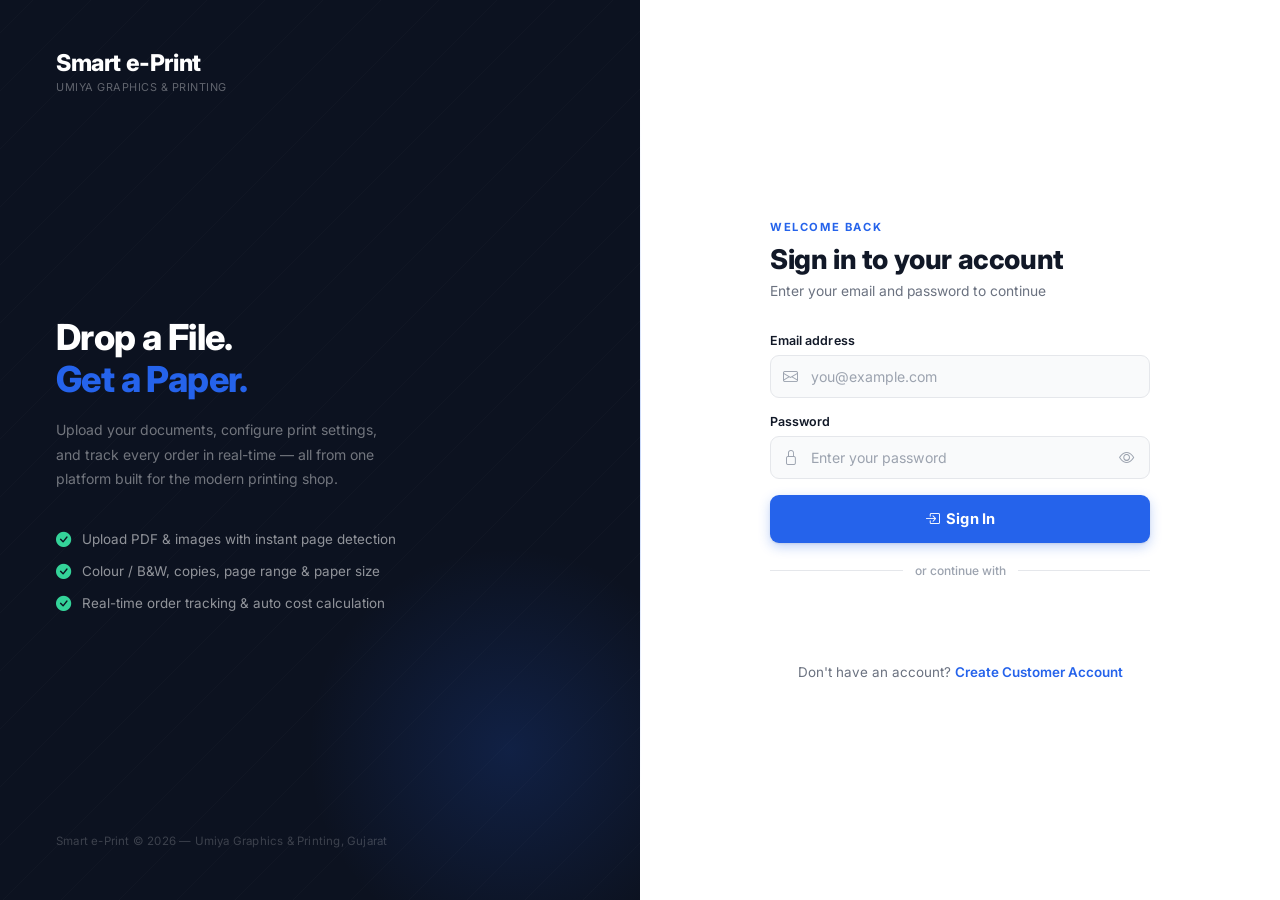
<file: frontend/customer-dashboard.html>
<!DOCTYPE html>
<html lang="en" data-theme="light">
<head>
  <meta charset="UTF-8" />
  <meta name="viewport" content="width=device-width, initial-scale=1.0" />
  <title>Customer Dashboard — Smart e-Print</title>
  <meta name="description" content="Smart e-Print customer dashboard — manage your print orders and track real-time status." />

  <link href="https://cdn.jsdelivr.net/npm/bootstrap@5.3.2/dist/css/bootstrap.min.css" rel="stylesheet" />
  <link href="https://cdn.jsdelivr.net/npm/bootstrap-icons@1.11.3/font/bootstrap-icons.min.css" rel="stylesheet" />
  <link href="https://fonts.googleapis.com/css2?family=Inter:wght@400;500;600;700&display=swap" rel="stylesheet" />
  <link href="css/style.css" rel="stylesheet" />
  <style>
    /* ── Base ────────────────────────────────────────── */
    :root {
      --bg-body: #f8f9fb;
      --bg-card: #ffffff;
      --bg-input: #f1f3f5;
      --text-primary: #1a1a2e;
      --text-secondary: #4a4a68;
      --text-muted: #8b8ba3;
      --hairline: #e2e5ea;
      --accent: #2563eb;
      --accent-soft: #dbeafe;
      --danger: #ef4444;
      --success: #22c55e;
      --radius: 12px;
      --shadow-sm: 0 1px 2px rgba(0,0,0,.04);
      --shadow: 0 4px 12px rgba(0,0,0,.06);
    }

    [data-theme="dark"] {
      --bg-body: #0f1117;
      --bg-card: #1a1b26;
      --bg-input: #24253a;
      --text-primary: #e8e8ed;
      --text-secondary: #b4b4c8;
      --text-muted: #6b6b85;
      --hairline: #2e2f45;
      --accent: #60a5fa;
      --accent-soft: rgba(96,165,250,.15);
      --danger: #f87171;
      --success: #4ade80;
      --shadow-sm: 0 1px 2px rgba(0,0,0,.2);
      --shadow: 0 4px 12px rgba(0,0,0,.3);
    }

    * { box-sizing: border-box; }
    body {
      font-family: 'Inter', sans-serif;
      background: var(--bg-body);
      color: var(--text-primary);
      transition: background .3s, color .3s;
      margin: 0;
      min-height: 100vh;
      overflow-y: auto;
    }

    /* ── Layout ──────────────────────────────────────── */
    .page-wrap {
      max-width: 900px;
      margin: 0 auto;
      padding: 16px;
    }

    /* ── Top Nav ─────────────────────────────────────── */
    .top-nav {
      display: flex;
      align-items: center;
      justify-content: flex-end;
      gap: 10px;
      padding: 10px 0;
      flex-wrap: wrap;
    }

    /* Language Switcher */
    .lang-switcher {
      display: flex;
      background: var(--bg-input);
      border-radius: 8px;
      padding: 3px;
      gap: 2px;
    }
    .lang-btn {
      background: transparent;
      border: none;
      padding: 5px 11px;
      border-radius: 6px;
      font-size: .8rem;
      font-weight: 600;
      color: var(--text-muted);
      cursor: pointer;
      transition: all .2s;
    }
    .lang-btn.active {
      background: var(--accent);
      color: #fff;
    }

    /* ── Theme Toggle — pill slider ─────────────────── */
    .theme-switch {
      position: relative;
      width: 52px; height: 28px;
      background: var(--bg-input);
      border-radius: 99px;
      border: 1px solid var(--hairline);
      cursor: pointer;
      transition: background .3s;
      flex-shrink: 0;
    }
    .theme-switch .knob {
      position: absolute;
      top: 3px; left: 3px;
      width: 20px; height: 20px;
      border-radius: 50%;
      background: var(--accent);
      display: flex; align-items: center; justify-content: center;
      transition: transform .3s cubic-bezier(.4,0,.2,1);
      box-shadow: 0 1px 3px rgba(0,0,0,.15);
    }
    .theme-switch .knob i { font-size: .7rem; color: #fff; }
    [data-theme="dark"] .theme-switch .knob { transform: translateX(24px); }

    /* Profile */
    .profile-dropdown { position: relative; }
    .profile-btn {
      display: flex; align-items: center; gap: 8px;
      background: var(--bg-input);
      border: 1px solid var(--hairline);
      padding: 5px 10px 5px 5px;
      border-radius: 99px;
      cursor: pointer;
      color: var(--text-primary);
      transition: background .2s;
    }
    .profile-btn:hover { background: var(--bg-card); }
    .profile-pic {
      width: 28px; height: 28px; border-radius: 50%;
      background: linear-gradient(135deg, #06B6D4, #10B981);
      display: flex; align-items: center; justify-content: center;
      color: #fff; font-weight: 700; font-size: .75rem;
    }
    .dropdown-menu-custom {
      display: none; position: absolute; top: 110%; right: 0;
      background: var(--bg-card); border: 1px solid var(--hairline);
      border-radius: 10px; box-shadow: var(--shadow);
      min-width: 190px; z-index: 1000; padding: 6px 0;
    }
    .dropdown-menu-custom.show { display: block; }
    .dropdown-item-custom {
      display: flex; align-items: center; gap: 8px;
      padding: 9px 14px; color: var(--text-primary);
      text-decoration: none; font-size: .85rem;
      transition: background .15s; cursor: pointer;
    }
    .dropdown-item-custom:hover { background: var(--bg-input); }
    .dropdown-item-custom.text-danger { color: var(--danger) !important; }
    .dropdown-item-custom.text-danger:hover { background: rgba(239,68,68,.08); }

    /* ── Section Title Row ───────────────────────────── */
    .section-header {
      display: flex; justify-content: space-between; align-items: center;
      margin-bottom: 16px; flex-wrap: wrap; gap: 10px;
    }
    .section-header h4 { margin: 0; font-size: 1.15rem; font-weight: 700; }
    .btn-modern {
      display: inline-flex; align-items: center; gap: 6px;
      background: var(--bg-card); color: var(--text-primary);
      border: 1px solid var(--hairline); padding: 7px 14px;
      border-radius: 8px; font-weight: 600; font-size: .85rem;
      cursor: pointer; transition: all .2s; box-shadow: var(--shadow-sm);
    }
    .btn-modern:hover { background: var(--bg-input); transform: translateY(-1px); }
    .btn-modern i { color: var(--accent); }
    .header-actions { display: flex; gap: 8px; flex-wrap: wrap; align-items: center; }
    .btn-new-order {
      width: auto; margin: 0; padding: 7px 14px; font-size: .85rem;
      border: none; border-radius: 8px; background: var(--accent); color: #fff;
      font-weight: 600; cursor: pointer; transition: opacity .2s;
      display: inline-flex; align-items: center; gap: 6px; box-shadow: var(--shadow-sm);
    }
    .btn-new-order:hover { opacity: .9; }

    /* ── Info Section ────────────────────────────────── */
    .info-section {
      background: var(--bg-card); border: 1px solid var(--hairline);
      border-radius: var(--radius); padding: 16px; margin-bottom: 20px;
      font-size: .85rem; color: var(--text-secondary);
    }
    .price-table { width: 100%; border-collapse: collapse; margin-top: 12px; font-size: .8rem; }
    .price-table th, .price-table td { border: 1px solid var(--hairline); padding: 7px 10px; text-align: left; }
    .price-table th { background: var(--bg-input); color: var(--text-muted); font-weight: 600; }

    /* ── Upload Zone ─────────────────────────────────── */
    .upload-section {
      background: var(--bg-card);
      border: 1px solid var(--hairline);
      border-radius: var(--radius);
      padding: 20px;
      margin-bottom: 20px;
    }
    .upload-section-title {
      font-size: .88rem;
      font-weight: 700;
      color: var(--text-primary);
      margin-bottom: 14px;
      display: flex;
      align-items: center;
      gap: 8px;
    }
    .upload-section-title i {
      color: var(--accent);
      font-size: 1rem;
    }

    .upload-zone {
      background: var(--bg-input);
      border: 2px dashed var(--hairline);
      border-radius: 10px;
      padding: 36px 16px;
      text-align: center;
      cursor: pointer;
      transition: border-color .25s, background .25s, transform .2s;
      position: relative;
      overflow: hidden;
    }
    .upload-zone::before {
      content: '';
      position: absolute;
      inset: 0;
      background: radial-gradient(circle at 50% 40%, var(--accent-soft) 0%, transparent 70%);
      opacity: 0;
      transition: opacity .3s;
      pointer-events: none;
    }
    .upload-zone:hover::before,
    .upload-zone.drag-over::before {
      opacity: 1;
    }
    .upload-zone:hover,
    .upload-zone.drag-over {
      border-color: var(--accent);
      transform: translateY(-2px);
    }
    .upload-zone.drag-over {
      background: var(--accent-soft);
    }

    .uz-icon-wrap {
      width: 56px; height: 56px;
      border-radius: 50%;
      background: var(--accent-soft);
      display: flex; align-items: center; justify-content: center;
      margin: 0 auto 12px;
      position: relative;
    }
    .uz-icon-wrap::after {
      content: '';
      position: absolute;
      inset: -4px;
      border-radius: 50%;
      border: 2px dashed var(--accent);
      opacity: .3;
      animation: uz-spin 12s linear infinite;
    }
    @keyframes uz-spin { to { transform: rotate(360deg); } }
    .uz-icon-wrap i {
      font-size: 1.5rem;
      color: var(--accent);
    }

    .upload-zone .uz-title {
      font-weight: 700; font-size: .92rem;
      color: var(--text-primary);
      margin-bottom: 4px;
    }
    .upload-zone .uz-sub {
      font-size: .76rem;
      color: var(--text-muted);
      margin-bottom: 12px;
    }

    .uz-formats {
      display: flex;
      justify-content: center;
      gap: 6px;
      flex-wrap: wrap;
    }
    .uz-format-badge {
      display: inline-flex;
      align-items: center;
      gap: 4px;
      padding: 3px 10px;
      border-radius: 99px;
      font-size: .68rem;
      font-weight: 600;
      background: var(--bg-card);
      color: var(--text-muted);
      border: 1px solid var(--hairline);
    }
    .uz-format-badge i { font-size: .7rem; }
    .uz-format-badge.pdf { color: #ef4444; }
    .uz-format-badge.img { color: #3b82f6; }

    /* Uploaded file list below the drop zone */
    .uploaded-files-list {
      margin-top: 14px;
      display: flex;
      flex-direction: column;
      gap: 6px;
    }
    .uploaded-file-item {
      display: flex;
      align-items: center;
      gap: 10px;
      background: var(--bg-input);
      border: 1px solid var(--hairline);
      border-radius: 8px;
      padding: 8px 12px;
      font-size: .8rem;
      animation: fadeSlideIn .3s ease;
    }
    @keyframes fadeSlideIn {
      from { opacity: 0; transform: translateY(-8px); }
      to { opacity: 1; transform: translateY(0); }
    }
    @keyframes orderSlideIn {
      from { opacity: 0; transform: translateY(-6px) scaleY(.96); }
      to   { opacity: 1; transform: translateY(0)    scaleY(1); }
    }
    .uploaded-file-item .ufi-icon {
      width: 32px; height: 32px; border-radius: 6px;
      background: var(--accent-soft);
      display: flex; align-items: center; justify-content: center;
      flex-shrink: 0;
    }
    .uploaded-file-item .ufi-icon i { font-size: .9rem; color: var(--accent); }
    .uploaded-file-item .ufi-info { flex: 1; min-width: 0; }
    .uploaded-file-item .ufi-name {
      font-weight: 600; color: var(--text-primary);
      white-space: nowrap; overflow: hidden; text-overflow: ellipsis;
      display: block;
    }
    .uploaded-file-item .ufi-meta {
      font-size: .7rem; color: var(--text-muted);
    }
    .uploaded-file-item .ufi-check {
      color: var(--success); font-size: 1rem;
    }

    /* ── File Config Box ─────────────────────────────── */
    .file-config-container { display: flex; flex-direction: column; gap: 14px; }
    .file-config-box {
      background: var(--bg-card); border: 1px solid var(--hairline);
      border-radius: var(--radius); padding: 14px;
    }
    .file-config-header {
      display: flex; justify-content: space-between; align-items: center;
      margin-bottom: 12px; padding-bottom: 10px; border-bottom: 1px solid var(--hairline);
    }
    .file-config-header h6 { margin: 0; font-size: .9rem; color: var(--accent); }
    .remove-btn {
      background: none; border: none; color: var(--danger);
      font-size: .8rem; cursor: pointer; font-weight: 600;
    }

    /* Settings Row — horizontal */
    .file-settings-row {
      display: flex; gap: 10px; overflow-x: auto; padding-bottom: 4px;
    }
    .setting-card {
      flex: 1; min-width: 180px;
      display: flex; align-items: center; gap: 10px;
      background: var(--bg-input); padding: 10px 12px;
      border-radius: 8px; border: 1px solid var(--hairline);
    }
    .setting-card .s-icon {
      width: 34px; height: 34px; border-radius: 8px;
      background: var(--bg-card); display: flex; align-items: center;
      justify-content: center; font-size: 1rem; color: var(--text-primary);
      flex-shrink: 0;
    }
    .setting-card .s-info { flex: 1; min-width: 0; }
    .setting-card .s-info .s-label { font-size: .8rem; font-weight: 700; color: var(--text-primary); }
    .setting-card .s-info .s-desc { font-size: .65rem; color: var(--text-muted); }
    .setting-card .s-control { margin-left: auto; flex-shrink: 0; }

    /* Pill toggles */
    .pill-group {
      display: flex; background: var(--bg-body); border-radius: 6px; padding: 3px;
      border: 1px solid var(--hairline);
    }
    .pill {
      padding: 4px 10px; font-size: .75rem; font-weight: 600;
      cursor: pointer; border-radius: 4px; color: var(--text-muted);
      transition: all .15s; white-space: nowrap;
    }
    .pill.active { background: var(--accent); color: #fff; }

    /* Stepper */
    .stepper { display: flex; align-items: center; gap: 6px; }
    .stepper button {
      width: 26px; height: 26px; border-radius: 50%;
      border: 1px solid var(--hairline); background: var(--bg-card);
      display: flex; align-items: center; justify-content: center;
      cursor: pointer; color: var(--text-primary); font-size: .8rem;
    }
    .stepper span { min-width: 22px; text-align: center; font-weight: 700; font-size: .85rem; }

    /* Select */
    .mini-select {
      background: var(--bg-card); border: 1px solid var(--hairline);
      color: var(--text-primary); padding: 4px 8px; border-radius: 6px;
      font-size: .8rem; font-weight: 600; outline: none; cursor: pointer;
    }

    /* ── Checkout Area ───────────────────────────────── */
    .checkout-area {
      background: var(--bg-card); border: 1px solid var(--hairline);
      border-radius: var(--radius); padding: 18px; margin-top: 20px;
    }
    .checkout-area h5 { font-size: 1rem; font-weight: 700; margin-bottom: 16px; }

    .checkout-row {
      display: flex; align-items: center; gap: 12px;
      background: var(--bg-input); padding: 12px 14px;
      border-radius: 8px; border: 1px solid var(--hairline);
      margin-bottom: 10px;
    }
    .checkout-row .cr-label {
      font-size: .85rem; font-weight: 700; min-width: 110px;
      color: var(--text-primary);
    }
    .checkout-row .cr-note {
      font-size: .75rem; color: var(--text-muted); margin-left: 10px;
    }

    /* Schedule box */
    .schedule-box {
      background: var(--bg-input); border: 1px solid var(--hairline);
      border-radius: 8px; padding: 12px; margin-bottom: 10px;
      display: none;
    }
    .schedule-box input {
      background: var(--bg-card); border: 1px solid var(--hairline);
      color: var(--text-primary); padding: 6px 10px; border-radius: 6px;
      font-size: .85rem; outline: none; width: 100%;
    }

    /* Summary */
    .summary-section { margin-top: 16px; }
    .summary-row {
      display: flex; justify-content: space-between; padding: 6px 0;
      font-size: .88rem;
    }
    .summary-row .label { color: var(--text-muted); }
    .summary-row .value { font-weight: 700; }
    .summary-row.total { font-size: 1.15rem; padding-top: 12px; margin-top: 6px; border-top: 1px solid var(--hairline); }
    .summary-row.total .value { color: var(--accent); }

    .btn-submit {
      width: 100%; padding: 14px; border: none; border-radius: 10px;
      background: var(--accent); color: #fff;
      font-size: 1rem; font-weight: 700; cursor: pointer;
      margin-top: 16px; transition: opacity .2s;
    }
    .btn-submit:hover { opacity: .9; }

    /* ── Dashboard View ──────────────────────────────── */
    #dashboardView { display: none; }
    .table-wrap {
      background: var(--bg-card); border: 1px solid var(--hairline);
      border-radius: var(--radius); overflow: hidden;
    }
    .cust-table { width: 100%; border-collapse: collapse; }
    .cust-table th {
      font-size: .72rem; text-transform: uppercase; letter-spacing: .04em;
      color: var(--text-muted); padding: 10px 12px; text-align: left;
      background: var(--bg-input); border-bottom: 1px solid var(--hairline);
    }
    .cust-table td {
      padding: 10px 12px; font-size: .84rem; border-bottom: 1px solid var(--hairline);
      color: var(--text-primary); vertical-align: middle;
    }

    /* Status badges */
    .badge-status {
      display: inline-block; padding: 3px 9px; border-radius: 99px;
      font-size: .72rem; font-weight: 600;
    }
    .badge-Submitted { background: rgba(234,179,8,.12); color: #eab308; }
    .badge-Accepted  { background: rgba(59,130,246,.12); color: #3b82f6; }
    .badge-Printing  { background: rgba(168,85,247,.12); color: #a855f7; }
    .badge-Completed { background: rgba(34,197,94,.12); color: #22c55e; }
    .badge-Rejected  { background: rgba(239,68,68,.12); color: #ef4444; }

    /* ═══════════════════════════════════════════════════
       MOBILE RESPONSIVE
       ═══════════════════════════════════════════════════ */

    /* Prevent any horizontal overflow globally */
    html, body { overflow-x: hidden; max-width: 100vw; }

    /* Toast — push below nav so it doesn't cover controls */
    #toastContainer {
      position: fixed; top: 60px; right: 12px; z-index: 9999;
      display: flex; flex-direction: column; gap: 8px;
    }

    /* ── Modal Dialog ───────────────────────────────── */
    .modal-overlay {
      display: none;
      position: fixed;
      inset: 0;
      background: rgba(0,0,0,.45);
      z-index: 10000;
      align-items: center;
      justify-content: center;
      padding: 16px;
      animation: modalFadeIn .2s ease;
    }
    .modal-overlay.show { display: flex; }
    @keyframes modalFadeIn {
      from { opacity: 0; }
      to { opacity: 1; }
    }

    .modal-box {
      background: var(--bg-card);
      border: 1px solid var(--hairline);
      border-radius: 14px;
      box-shadow: 0 20px 60px rgba(0,0,0,.15);
      width: 100%;
      max-width: 420px;
      animation: modalSlideUp .25s ease;
      overflow: hidden;
    }
    @keyframes modalSlideUp {
      from { opacity: 0; transform: translateY(20px); }
      to { opacity: 1; transform: translateY(0); }
    }

    .modal-header {
      display: flex;
      align-items: center;
      justify-content: space-between;
      padding: 16px 20px;
      border-bottom: 1px solid var(--hairline);
    }
    .modal-header h5 {
      margin: 0;
      font-size: .95rem;
      font-weight: 700;
      display: flex;
      align-items: center;
      gap: 8px;
    }
    .modal-header h5 i {
      color: var(--accent);
      font-size: 1.1rem;
    }
    .modal-close {
      background: none;
      border: none;
      cursor: pointer;
      color: var(--text-muted);
      font-size: 1.2rem;
      padding: 4px;
      border-radius: 6px;
      transition: background .15s, color .15s;
    }
    .modal-close:hover {
      background: var(--bg-input);
      color: var(--text-primary);
    }

    .modal-body {
      padding: 20px;
    }

    .modal-footer {
      display: flex;
      justify-content: flex-end;
      gap: 8px;
      padding: 14px 20px;
      border-top: 1px solid var(--hairline);
    }

    /* Modal form inputs */
    .modal-input-group {
      margin-bottom: 14px;
    }
    .modal-input-group label {
      display: block;
      font-size: .78rem;
      font-weight: 600;
      color: var(--text-muted);
      margin-bottom: 6px;
    }
    .modal-input {
      width: 100%;
      padding: 10px 12px;
      background: var(--bg-input);
      border: 1px solid var(--hairline);
      border-radius: 8px;
      color: var(--text-primary);
      font-size: .85rem;
      font-family: inherit;
      outline: none;
      transition: border-color .2s;
    }
    .modal-input:focus {
      border-color: var(--accent);
    }

    .btn-modal {
      padding: 8px 18px;
      border: none;
      border-radius: 8px;
      font-size: .82rem;
      font-weight: 600;
      cursor: pointer;
      transition: all .2s;
    }
    .btn-modal-primary {
      background: var(--accent);
      color: #fff;
    }
    .btn-modal-primary:hover { opacity: .9; }
    .btn-modal-primary:disabled {
      opacity: .5;
      cursor: not-allowed;
    }
    .btn-modal-secondary {
      background: var(--bg-input);
      color: var(--text-primary);
      border: 1px solid var(--hairline);
    }
    .btn-modal-secondary:hover { background: var(--bg-body); }

    /* Avatar color picker grid */
    .avatar-preview-row {
      display: flex;
      align-items: center;
      gap: 16px;
      margin-bottom: 16px;
    }
    .avatar-preview-large {
      width: 64px; height: 64px;
      border-radius: 50%;
      display: flex; align-items: center; justify-content: center;
      font-size: 1.5rem; font-weight: 700; color: #fff;
      flex-shrink: 0;
      transition: background .3s;
    }
    .avatar-preview-info {
      flex: 1;
      font-size: .82rem;
      color: var(--text-secondary);
      line-height: 1.5;
    }
    .color-grid {
      display: grid;
      grid-template-columns: repeat(6, 1fr);
      gap: 8px;
    }
    .color-swatch {
      width: 100%; aspect-ratio: 1;
      border-radius: 50%;
      border: 3px solid transparent;
      cursor: pointer;
      transition: transform .15s, border-color .15s;
    }
    .color-swatch:hover {
      transform: scale(1.15);
    }
    .color-swatch.active {
      border-color: var(--text-primary);
      transform: scale(1.1);
    }

    /* Password strength hint */
    .pw-hint {
      font-size: .72rem;
      color: var(--text-muted);
      margin-top: 4px;
    }

    /* ── ≤768px (Tablet + Phone) ─────────────────────── */
    @media (max-width: 768px) {
      .page-wrap { padding: 12px 10px; }

      /* Hide ambient orbs — they cause overflow */
      .bg-animated, .orb { display: none !important; }

      /* Nav: stack into its own row, centered */
      .top-nav {
        justify-content: center;
        gap: 8px;
        padding: 8px 0;
        margin-bottom: 12px;
      }

      /* Section headers: full width stacked */
      .section-header {
        flex-direction: column;
        align-items: flex-start;
        gap: 10px;
      }
      .section-header h4 {
        font-size: 1.05rem;
        word-wrap: break-word;
        overflow-wrap: break-word;
      }
      .header-actions { width: 100%; flex-direction: row; }
      .header-actions .btn-modern, .header-actions .btn-new-order {
        flex: 1; justify-content: center; width: auto;
      }

      /* Info */
      .info-section { padding: 12px; font-size: .82rem; }
      .info-section h6 { font-size: .82rem !important; }
      .price-table { font-size: .72rem; }
      .price-table th, .price-table td { padding: 5px 6px; }

      /* Upload zone */
      .upload-section { padding: 14px; }
      .upload-zone { padding: 24px 12px; }
      .uz-icon-wrap { width: 48px; height: 48px; }
      .uz-icon-wrap i { font-size: 1.3rem; }
      .upload-zone .uz-title { font-size: .85rem; }

      /* File configs — vertical stack (like SS3 which is perfect) */
      .file-config-box { padding: 12px; }
      .file-config-header { flex-direction: column; align-items: flex-start; gap: 6px; }
      .file-settings-row { flex-direction: column; overflow-x: visible; gap: 8px; }
      .setting-card { min-width: unset; width: 100%; flex: unset; }

      /* Checkout */
      .checkout-area { padding: 14px; }
      .checkout-area h5 { font-size: .95rem; }
      .checkout-row {
        flex-direction: column; align-items: stretch;
        gap: 8px; padding: 10px 12px;
      }
      .checkout-row .cr-label { min-width: unset; font-size: .82rem; }
      .checkout-row .cr-note { margin-left: 0; font-size: .72rem; }
      .pill-group { width: 100%; }
      .pill { flex: 1; text-align: center; padding: 6px 8px; }

      .schedule-box { padding: 10px; }
      .summary-row { font-size: .82rem; }
      .summary-row.total { font-size: 1rem; }
      .btn-submit { padding: 12px; font-size: .95rem; }

      /* Dashboard: title wraps, table scrolls */
      .table-wrap { border-radius: 8px; }
      .cust-table th, .cust-table td { padding: 8px 8px; white-space: nowrap; }
      .cust-table th { font-size: .68rem; }
      .cust-table td { font-size: .78rem; }

      /* Profile dropdown: don't let it get clipped */
      .dropdown-menu-custom {
        position: fixed;
        top: auto; right: 10px;
        max-height: 70vh; overflow-y: auto;
      }
    }

    /* ── ≤480px (Phones) ─────────────────────────────── */
    @media (max-width: 480px) {
      .page-wrap { padding: 8px 8px; }

      /* Nav tighter */
      .top-nav { gap: 6px; }
      .lang-btn { padding: 4px 8px; font-size: .72rem; }
      .theme-switch { width: 44px; height: 24px; }
      .theme-switch .knob { width: 16px; height: 16px; top: 3px; left: 3px; }
      .theme-switch .knob i { font-size: .6rem; }
      [data-theme="dark"] .theme-switch .knob { transform: translateX(20px); }

      /* Profile: hide username, avatar only */
      #navUserName { display: none; }
      .profile-btn { padding: 4px 6px 4px 4px; gap: 4px; }
      .profile-pic { width: 26px; height: 26px; font-size: .65rem; }
      .profile-btn .bi-chevron-down { display: none; }

      .section-header h4 { font-size: .95rem; }

      /* Info */
      .info-section { padding: 10px; font-size: .78rem; }
      .price-table { font-size: .68rem; }
      .price-table th, .price-table td { padding: 4px 5px; }

      /* Upload */
      .upload-section { padding: 12px; }
      .upload-zone { padding: 20px 10px; }
      .uz-icon-wrap { width: 42px; height: 42px; margin-bottom: 8px; }
      .uz-icon-wrap i { font-size: 1.1rem; }
      .uz-icon-wrap::after { inset: -3px; }
      .upload-zone .uz-title { font-size: .82rem; margin: 6px 0 2px; }
      .upload-zone .uz-sub { font-size: .72rem; margin-bottom: 8px; }
      .uz-format-badge { font-size: .62rem; padding: 2px 8px; }
      .uploaded-file-item { padding: 6px 10px; }
      .uploaded-file-item .ufi-icon { width: 26px; height: 26px; }
      .uploaded-file-item .ufi-icon i { font-size: .75rem; }
      .uploaded-file-item .ufi-name { font-size: .75rem; }
      .uploaded-file-item .ufi-meta { font-size: .65rem; }

      /* File configs */
      .file-config-box { padding: 10px; }
      .file-config-header h6 { font-size: .82rem; }
      .setting-card { padding: 8px 10px; gap: 8px; }
      .setting-card .s-icon { width: 28px; height: 28px; font-size: .85rem; }
      .setting-card .s-info .s-label { font-size: .75rem; }
      .setting-card .s-info .s-desc { font-size: .6rem; }
      .pill { font-size: .7rem; padding: 4px 8px; }
      .stepper button { width: 24px; height: 24px; font-size: .7rem; }
      .stepper span { font-size: .78rem; min-width: 18px; }
      .mini-select { font-size: .75rem; padding: 3px 6px; }

      /* Checkout */
      .checkout-area { padding: 10px; margin-top: 14px; }
      .checkout-area h5 { font-size: .88rem; margin-bottom: 12px; }
      .checkout-row { padding: 8px 10px; margin-bottom: 8px; }
      .checkout-row .cr-label { font-size: .78rem; }
      .summary-row { font-size: .78rem; padding: 4px 0; }
      .summary-row.total { font-size: .95rem; }
      .btn-submit { padding: 11px; font-size: .88rem; margin-top: 12px; border-radius: 8px; }

      /* Dashboard */
      .cust-table th { font-size: .64rem; padding: 6px 6px; }
      .cust-table td { font-size: .72rem; padding: 6px 6px; }
      .badge-status { font-size: .65rem; padding: 2px 7px; }

      /* Toast smaller on phone */
      #toastContainer { right: 8px; left: 8px; top: 50px; }
    }

    /* ── ≤360px (Tiny phones: SE, etc.) ──────────────── */
    @media (max-width: 360px) {
      .page-wrap { padding: 6px 6px; }
      .top-nav { gap: 4px; }
      .lang-btn { padding: 3px 6px; font-size: .68rem; }
      .section-header h4 { font-size: .9rem; }
      .info-section { font-size: .74rem; padding: 8px; }
      .upload-section { padding: 10px; }
      .upload-zone { padding: 16px 8px; }
    }
  </style>
</head>
<body>

  <div id="toastContainer"></div>

  <div class="page-wrap">

    <!-- ═══ TOP NAV ═══ -->
    <nav class="top-nav">
      <div class="lang-switcher">
        <button class="lang-btn active" data-lang="en">EN</button>
        <button class="lang-btn" data-lang="hi">हि</button>
        <button class="lang-btn" data-lang="gu">ગુ</button>
      </div>

      <div class="theme-switch" id="themeToggleBtn" title="Toggle Theme">
        <div class="knob"><i class="bi bi-moon-fill" id="themeIcon"></i></div>
      </div>

      <div class="profile-dropdown">
        <div class="profile-btn" id="profileDropdownBtn">
          <div class="profile-pic" id="navAvatar">C</div>
          <span id="navUserName" style="font-weight:600;font-size:.85rem;">Customer</span>
          <i class="bi bi-chevron-down" style="font-size:.6rem;color:var(--text-muted);"></i>
        </div>
        <div class="dropdown-menu-custom" id="profileMenu">
          <a href="#" class="dropdown-item-custom" id="editPictureBtn"><i class="bi bi-image"></i> <span data-i18n="edit_picture">Edit Picture</span></a>
          <a href="#" class="dropdown-item-custom" id="editNameBtn"><i class="bi bi-person"></i> <span data-i18n="edit_name">Edit Name</span></a>
          <a href="#" class="dropdown-item-custom" id="resetPasswordBtn"><i class="bi bi-key"></i> <span data-i18n="reset_password">Reset Password</span></a>
          <hr style="margin:4px 0;border-color:var(--hairline);">
          <a href="#" class="dropdown-item-custom text-danger" id="signOutBtn"><i class="bi bi-box-arrow-right"></i> <span data-i18n="sign_out">Sign Out</span></a>
        </div>
      </div>
    </nav>

    <!-- ═══ UPLOAD VIEW ═══ -->
    <div id="uploadView">

      <div class="section-header">
        <h4 data-i18n="new_print_order">New Print Order</h4>
        <button class="btn-modern" onclick="switchView('dashboard')">
          <i class="bi bi-layout-text-window-reverse"></i>
          <span data-i18n="go_to_dashboard">Go to Dashboard</span>
        </button>
      </div>

      <!-- Info -->
      <div class="info-section">
        <p style="margin:0;"><strong data-i18n="privacy_label">Privacy:</strong> <span data-i18n="privacy_text">Your files are used only to print. After printing they are deleted automatically. We do not keep a copy for admin viewing — only a print receipt (pages / amount) stays for the shop bill.</span></p>
        <h6 style="margin:14px 0 0; font-weight:700; font-size:.88rem;" data-i18n="price_list_title">Price list (₹ per page) · live from shop (one / both sides)</h6>
        <div style="overflow-x:auto;">
          <table class="price-table">
            <thead>
              <tr>
                <th data-i18n="th_paper">Paper</th>
                <th data-i18n="th_bw_one">B&W one</th>
                <th data-i18n="th_bw_both">B&W both</th>
                <th data-i18n="th_color_one">Colour one</th>
                <th data-i18n="th_color_both">Colour both</th>
              </tr>
            </thead>
            <tbody>
              <tr><td>A4</td><td>₹2.00</td><td>₹2.00</td><td>₹5.00</td><td>₹5.00</td></tr>
              <tr><td>A3</td><td>₹10.00</td><td>₹10.00</td><td>₹10.00</td><td>₹10.00</td></tr>
            </tbody>
          </table>
        </div>
      </div>

      <!-- Upload Section -->
      <div class="upload-section">
        <div class="upload-section-title">
          <i class="bi bi-upload"></i>
          <span data-i18n="upload_documents">Upload Documents</span>
        </div>

        <label for="mainFileInput" class="upload-zone" id="mainUploadDropzone">
          <div class="uz-icon-wrap">
            <i class="bi bi-cloud-arrow-up"></i>
          </div>
          <div class="uz-title" data-i18n="select_files">Select Files</div>
          <div class="uz-sub" data-i18n="upload_hint">Drag & drop files here or click to browse · Max 25 MB each</div>
          <div class="uz-formats">
            <span class="uz-format-badge pdf"><i class="bi bi-file-earmark-pdf"></i> PDF</span>
            <span class="uz-format-badge img"><i class="bi bi-file-earmark-image"></i> JPG</span>
            <span class="uz-format-badge img"><i class="bi bi-file-earmark-image"></i> PNG</span>
          </div>
        </label>
        <input type="file" id="mainFileInput" accept=".pdf,.doc,.docx,.png,.jpg,.jpeg" multiple style="display:none;" />

        <!-- Uploaded files summary list -->
        <div id="uploadedFilesList" class="uploaded-files-list"></div>
      </div>

      <!-- File Configs -->
      <div id="fileConfigContainer" class="file-config-container"></div>

      <!-- Checkout -->
      <div class="checkout-area" id="checkoutArea" style="display:none;">
        <h5 data-i18n="order_details_payment">Order Details & Payment</h5>

        <!-- Order Type -->
        <div class="checkout-row">
          <span class="cr-label" data-i18n="order_type">Order Type</span>
          <div class="pill-group">
            <div class="pill active" onclick="setOrderType('now')" id="btnOrderNow" data-i18n="regular">Regular</div>
            <div class="pill" onclick="setOrderType('schedule')" id="btnOrderSchedule" data-i18n="scheduled_pickup">Scheduled Pickup</div>
          </div>
        </div>

        <!-- Schedule Inputs -->
        <div class="schedule-box" id="scheduleInputs">
          <div style="display:flex;gap:10px;flex-wrap:wrap;">
            <div style="flex:1;min-width:140px;">
              <label style="font-size:.78rem;font-weight:600;color:var(--text-muted);margin-bottom:4px;display:block;" data-i18n="date">Date</label>
              <input type="date" id="scheduleDate" />
            </div>
            <div style="flex:1;min-width:140px;">
              <label style="font-size:.78rem;font-weight:600;color:var(--text-muted);margin-bottom:4px;display:block;" data-i18n="time">Time</label>
              <input type="time" id="scheduleTime" />
            </div>
          </div>
        </div>

        <!-- Payment Method -->
        <div class="checkout-row">
          <span class="cr-label" data-i18n="payment_method">Payment Method</span>
          <div class="pill-group" id="paymentMethodGroup">
            <div class="pill active" onclick="setPayment('cash')" id="btnPayCash" data-i18n="cash_at_shop">Cash at Shop</div>
            <div class="pill" onclick="setPayment('online')" id="btnPayOnline" data-i18n="online_razorpay">Online (Razorpay)</div>
          </div>
          <span class="cr-note" id="paymentNote" data-i18n="cash_note">Cash available for immediate orders only.</span>
        </div>

        <!-- Summary -->
        <div class="summary-section">
          <div class="summary-row">
            <span class="label" data-i18n="total_files">Total Files</span>
            <span class="value" id="grandTotalFiles">0</span>
          </div>
          <div class="summary-row">
            <span class="label" data-i18n="total_pages">Total Pages (approx)</span>
            <span class="value" id="grandTotalPages">0</span>
          </div>
          <div class="summary-row total">
            <span class="label" data-i18n="estimated_total">Estimated Total</span>
            <span class="value" id="grandTotalCost">₹0.00</span>
          </div>
        </div>

        <button class="btn-submit" onclick="submitMainOrder()" data-i18n="submit_order">Submit Order</button>
      </div>

    </div><!-- /#uploadView -->

    <!-- ═══ DASHBOARD VIEW ═══ -->
    <div id="dashboardView">
      <div class="section-header">
        <div>
          <h4 data-i18n="your_orders">Your Print Orders & Tracking</h4>
          <p style="margin:0;font-size:.82rem;color:var(--text-muted);" data-i18n="track_status">Track real-time status of your documents</p>
        </div>
        <div class="header-actions">
          <button class="btn-modern" onclick="loadCustomerOrders()"><i class="bi bi-arrow-clockwise"></i> <span data-i18n="refresh">Refresh</span></button>
          <button class="btn-new-order" onclick="switchView('upload')"><i class="bi bi-plus-lg"></i> <span data-i18n="new_order">New Order</span></button>
        </div>
      </div>

      <div class="table-wrap">
        <div style="overflow-x:auto;">
          <table class="cust-table">
            <thead>
              <tr>
                <th data-i18n="th_document">Document</th>
                <th data-i18n="th_cost">Total Cost</th>
                <th data-i18n="th_payment">Payment</th>
                <th data-i18n="th_status">Status</th>
                <th data-i18n="th_schedule">Schedule</th>
                <th data-i18n="th_action">Action</th>
              </tr>
            </thead>
            <tbody id="custOrdersTableBody">
              <tr><td colspan="6" style="text-align:center;padding:28px;color:var(--text-muted);" data-i18n="loading">Loading…</td></tr>
            </tbody>
          </table>
        </div>
      </div>
    </div><!-- /#dashboardView -->

  </div><!-- /.page-wrap -->

  <!-- ═══ MODAL: Edit Picture ═══ -->
  <div class="modal-overlay" id="modalEditPicture">
    <div class="modal-box">
      <div class="modal-header">
        <h5><i class="bi bi-image"></i> <span data-i18n="edit_picture">Edit Picture</span></h5>
        <button class="modal-close" onclick="closeModal('modalEditPicture')"><i class="bi bi-x-lg"></i></button>
      </div>
      <div class="modal-body">
        <div class="avatar-preview-row">
          <div class="avatar-preview-large" id="avatarPreview" style="background:linear-gradient(135deg,#06B6D4,#10B981);">C</div>
          <div class="avatar-preview-info">
            <span data-i18n="choose_avatar_color">Choose a color for your avatar. Your initial will be displayed on the selected color.</span>
          </div>
        </div>
        <div class="color-grid" id="avatarColorGrid"></div>
      </div>
      <div class="modal-footer">
        <button class="btn-modal btn-modal-secondary" onclick="closeModal('modalEditPicture')" data-i18n="cancel">Cancel</button>
        <button class="btn-modal btn-modal-primary" id="saveAvatarBtn" data-i18n="save_changes">Save Changes</button>
      </div>
    </div>
  </div>

  <!-- ═══ MODAL: Edit Name ═══ -->
  <div class="modal-overlay" id="modalEditName">
    <div class="modal-box">
      <div class="modal-header">
        <h5><i class="bi bi-person"></i> <span data-i18n="edit_name">Edit Name</span></h5>
        <button class="modal-close" onclick="closeModal('modalEditName')"><i class="bi bi-x-lg"></i></button>
      </div>
      <div class="modal-body">
        <div class="modal-input-group">
          <label data-i18n="current_name_label">Current Name</label>
          <input type="text" class="modal-input" id="currentNameDisplay" disabled />
        </div>
        <div class="modal-input-group">
          <label data-i18n="new_name_label">New Name</label>
          <input type="text" class="modal-input" id="newNameInput" placeholder="Enter new name" maxlength="100" />
        </div>
      </div>
      <div class="modal-footer">
        <button class="btn-modal btn-modal-secondary" onclick="closeModal('modalEditName')" data-i18n="cancel">Cancel</button>
        <button class="btn-modal btn-modal-primary" id="saveNameBtn" data-i18n="save_changes">Save Changes</button>
      </div>
    </div>
  </div>

  <!-- ═══ MODAL: Reset Password ═══ -->
  <div class="modal-overlay" id="modalResetPassword">
    <div class="modal-box">
      <div class="modal-header">
        <h5><i class="bi bi-key"></i> <span data-i18n="reset_password">Reset Password</span></h5>
        <button class="modal-close" onclick="closeModal('modalResetPassword')"><i class="bi bi-x-lg"></i></button>
      </div>
      <div class="modal-body">
        <div class="modal-input-group">
          <label data-i18n="current_password_label">Current Password</label>
          <input type="password" class="modal-input" id="currentPwInput" placeholder="Enter current password" />
        </div>
        <div class="modal-input-group">
          <label data-i18n="new_password_label">New Password</label>
          <input type="password" class="modal-input" id="newPwInput" placeholder="Enter new password" />
          <div class="pw-hint" data-i18n="pw_hint">Minimum 6 characters</div>
        </div>
        <div class="modal-input-group">
          <label data-i18n="confirm_password_label">Confirm New Password</label>
          <input type="password" class="modal-input" id="confirmPwInput" placeholder="Re-enter new password" />
        </div>
      </div>
      <div class="modal-footer">
        <button class="btn-modal btn-modal-secondary" onclick="closeModal('modalResetPassword')" data-i18n="cancel">Cancel</button>
        <button class="btn-modal btn-modal-primary" id="savePwBtn" data-i18n="change_password">Change Password</button>
      </div>
    </div>
  </div>

  <script src="https://cdn.jsdelivr.net/npm/bootstrap@5.3.2/dist/js/bootstrap.bundle.min.js"></script>
  <script src="https://checkout.razorpay.com/v1/checkout.js"></script>
  <script src="js/config.js"></script>
  <script src="js/auth.js"></script>
  <script src="js/dashboard.js"></script>
  <script>
    initDashboard('customer');
    if (typeof switchView === 'function') switchView('upload');
  </script>
</body>
</html>
</file>
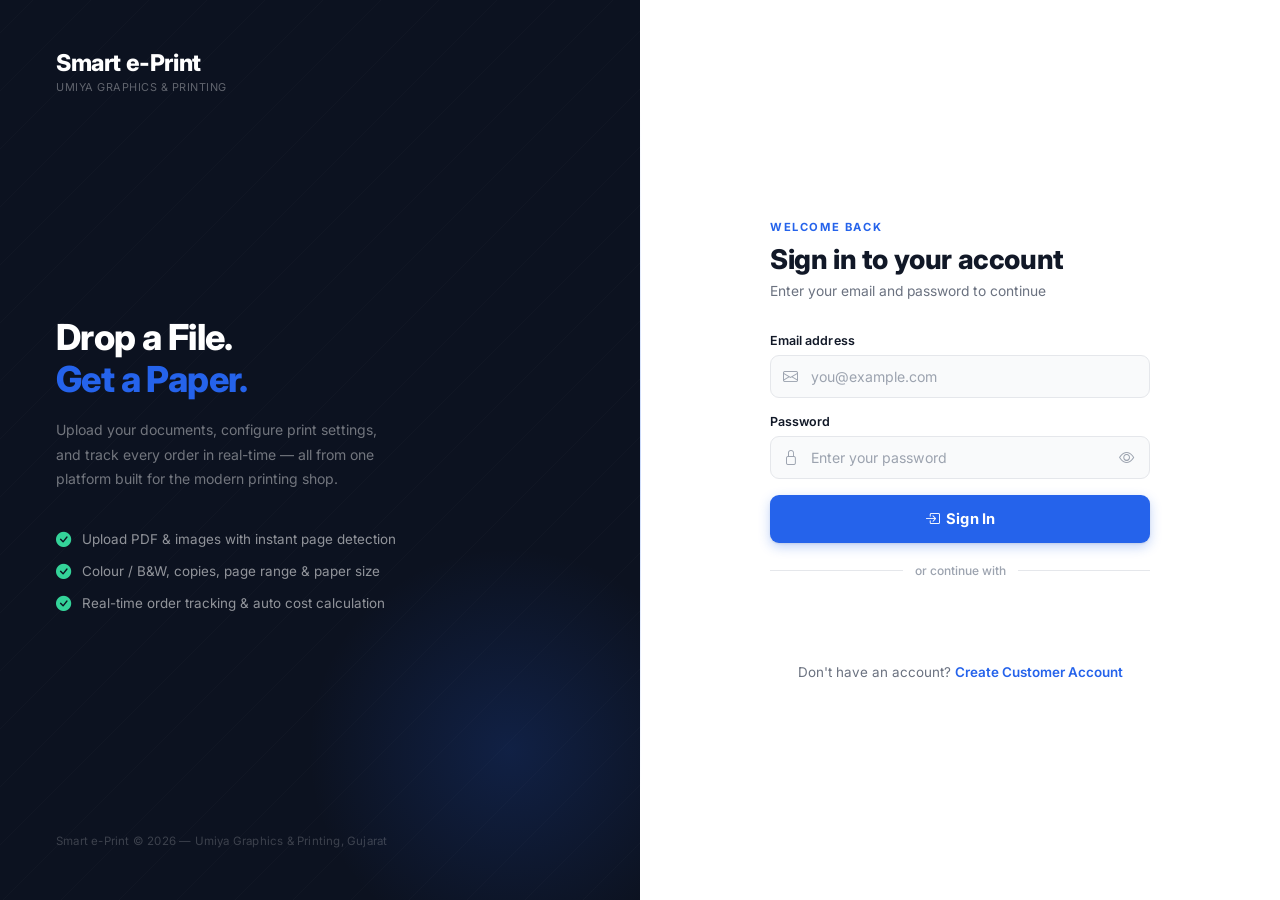
<file: frontend/login.html>
<!DOCTYPE html>
<html lang="en">
<head>
  <meta charset="UTF-8" />
  <meta name="viewport" content="width=device-width, initial-scale=1.0" />
  <title>Sign In — Smart e-Print</title>
  <meta name="description" content="Sign in to Smart e-Print to manage your print orders and track status in real-time." />

  <link rel="preconnect" href="https://fonts.googleapis.com" />
  <link rel="preconnect" href="https://fonts.gstatic.com" crossorigin />
  <link href="https://fonts.googleapis.com/css2?family=Inter:wght@300;400;500;600;700;800&display=swap" rel="stylesheet" />
  <link href="https://cdn.jsdelivr.net/npm/bootstrap-icons@1.11.3/font/bootstrap-icons.min.css" rel="stylesheet" />
  <script src="https://accounts.google.com/gsi/client" async defer></script>

  <style>
    *, *::before, *::after { box-sizing: border-box; margin: 0; padding: 0; }

    :root {
      --navy:       #0c1220;
      --navy-light: #111827;
      --blue:       #2563eb;
      --blue-dark:  #1d4ed8;
      --blue-glow:  rgba(37, 99, 235, 0.15);
      --white:      #ffffff;
      --off-white:  #f9fafb;
      --border:     #e5e7eb;
      --text-main:  #111827;
      --text-sub:   #6b7280;
      --text-muted: #9ca3af;
      --font:       'Inter', -apple-system, sans-serif;
    }

    html, body { height: 100%; }

    body {
      font-family: var(--font);
      background: var(--navy);
      -webkit-font-smoothing: antialiased;
      -moz-osx-font-smoothing: grayscale;
    }

    /* ── LAYOUT ─────────────────────────────────────────────────────────────── */
    .page {
      display: grid;
      grid-template-columns: 1fr 1fr;
      min-height: 100vh;
    }

    /* ═══════════════════════════════════════════════════════════════════════════
       LEFT  — Dark branding panel
    ═══════════════════════════════════════════════════════════════════════════ */
    .panel-left {
      position: relative;
      background: var(--navy);
      display: flex;
      flex-direction: column;
      padding: 52px 56px;
      overflow: hidden;
      justify-content: space-between;
    }

    /* Faint diagonal lines texture */
    .panel-left::before {
      content: '';
      position: absolute;
      inset: 0;
      background-image: repeating-linear-gradient(
        -45deg,
        transparent,
        transparent 40px,
        rgba(255,255,255,0.018) 40px,
        rgba(255,255,255,0.018) 41px
      );
      pointer-events: none;
    }

    /* Single soft blue glow blob */
    .glow-blob {
      position: absolute;
      width: 420px;
      height: 420px;
      background: radial-gradient(circle, rgba(37,99,235,0.18) 0%, transparent 68%);
      bottom: -60px;
      right: -80px;
      pointer-events: none;
      border-radius: 50%;
    }

    /* Brand */
    .brand {
      position: relative;
      z-index: 2;
    }
    .brand-name {
      font-size: 1.45rem;
      font-weight: 800;
      color: #fff;
      letter-spacing: -0.4px;
      line-height: 1;
    }
    .brand-sub {
      font-size: 0.68rem;
      font-weight: 400;
      color: rgba(255,255,255,0.35);
      letter-spacing: 0.5px;
      margin-top: 5px;
      text-transform: uppercase;
    }

    /* Centre copy */
    .panel-copy {
      position: relative;
      z-index: 2;
    }
    .panel-tag {
      display: inline-block;
      font-size: 0.7rem;
      font-weight: 600;
      letter-spacing: 1.8px;
      text-transform: uppercase;
      color: var(--blue);
      background: rgba(37,99,235,0.12);
      border: 1px solid rgba(37,99,235,0.22);
      padding: 5px 12px;
      border-radius: 100px;
      margin-bottom: 24px;
    }
    .panel-headline {
      font-size: clamp(1.9rem, 2.8vw, 2.5rem);
      font-weight: 800;
      color: #fff;
      line-height: 1.18;
      letter-spacing: -0.6px;
      margin-bottom: 18px;
    }
    .panel-headline em {
      font-style: normal;
      color: #2563eb;
      -webkit-text-fill-color: #2563eb;
    }
    .panel-desc {
      font-size: 0.875rem;
      color: rgba(255,255,255,0.42);
      line-height: 1.75;
      max-width: 340px;
      margin-bottom: 38px;
    }

    /* Checklist */
    .checklist {
      list-style: none;
      display: flex;
      flex-direction: column;
      gap: 13px;
    }
    .checklist li {
      display: flex;
      align-items: center;
      gap: 11px;
      font-size: 0.84rem;
      color: rgba(255,255,255,0.55);
      font-weight: 400;
    }
    .checklist li i {
      font-size: 0.95rem;
      color: #34d399;
      flex-shrink: 0;
    }

    /* Footer */
    .panel-foot {
      position: relative;
      z-index: 2;
      font-size: 0.72rem;
      color: rgba(255,255,255,0.2);
      letter-spacing: 0.2px;
    }

    /* ═══════════════════════════════════════════════════════════════════════════
       RIGHT — Form panel
    ═══════════════════════════════════════════════════════════════════════════ */
    .panel-right {
      background: var(--white);
      display: flex;
      align-items: center;
      justify-content: center;
      padding: 52px 40px;
      position: relative;
    }

    /* thin accent rule on the divider */
    .panel-right::before {
      content: '';
      position: absolute;
      left: 0; top: 12%; bottom: 12%;
      width: 1px;
      background: linear-gradient(180deg, transparent, var(--blue) 50%, transparent);
      opacity: 0.25;
    }

    .form-box {
      width: 100%;
      max-width: 380px;
    }

    /* Heading */
    .form-kicker {
      font-size: 0.7rem;
      font-weight: 700;
      letter-spacing: 1.6px;
      text-transform: uppercase;
      color: var(--blue);
      margin-bottom: 10px;
    }
    .form-heading {
      font-size: 1.7rem;
      font-weight: 800;
      color: var(--text-main);
      letter-spacing: -0.4px;
      margin-bottom: 6px;
      line-height: 1.15;
    }
    .form-lead {
      font-size: 0.865rem;
      color: var(--text-sub);
      margin-bottom: 30px;
      line-height: 1.55;
    }

    /* Alert */
    .f-alert {
      display: none;
      align-items: flex-start;
      gap: 9px;
      padding: 11px 14px;
      border-radius: 8px;
      font-size: 0.82rem;
      line-height: 1.5;
      margin-bottom: 18px;
      font-weight: 500;
    }
    .f-alert.error {
      display: flex;
      background: #fef2f2;
      border: 1px solid #fecaca;
      color: #b91c1c;
    }

    /* Field */
    .field { margin-bottom: 16px; }
    .field label {
      display: block;
      font-size: 0.78rem;
      font-weight: 600;
      color: var(--text-main);
      margin-bottom: 7px;
      letter-spacing: 0.05px;
    }
    .input-row {
      position: relative;
      display: flex;
      align-items: center;
    }
    .input-row i.ico {
      position: absolute;
      left: 13px;
      color: var(--text-muted);
      font-size: 0.95rem;
      pointer-events: none;
      transition: color 0.18s;
    }
    .input-row input {
      width: 100%;
      padding: 12px 13px 12px 40px;
      font-family: var(--font);
      font-size: 0.9rem;
      font-weight: 400;
      color: var(--text-main);
      background: var(--off-white);
      border: 1.5px solid var(--border);
      border-radius: 9px;
      outline: none;
      transition: border-color 0.18s, box-shadow 0.18s, background 0.18s;
      -webkit-appearance: none;
    }
    .input-row input::placeholder { color: var(--text-muted); font-size: 0.88rem; }
    .input-row input:focus {
      background: #fff;
      border-color: var(--blue);
      box-shadow: 0 0 0 3.5px var(--blue-glow);
    }
    .input-row input:focus ~ i.ico,
    .input-row:focus-within i.ico { color: var(--blue); }

    /* pw toggle */
    .pw-eye {
      position: absolute;
      right: 12px;
      background: none;
      border: none;
      color: var(--text-muted);
      font-size: 0.95rem;
      cursor: pointer;
      padding: 4px;
      line-height: 1;
      transition: color 0.18s;
      z-index: 1;
    }
    .pw-eye:hover { color: var(--blue); }

    /* Submit button */
    .btn-primary {
      width: 100%;
      height: 48px;
      margin-top: 6px;
      background: var(--blue);
      color: #fff;
      border: none;
      border-radius: 9px;
      font-family: var(--font);
      font-size: 0.92rem;
      font-weight: 700;
      cursor: pointer;
      display: flex;
      align-items: center;
      justify-content: center;
      gap: 7px;
      letter-spacing: 0.1px;
      position: relative;
      overflow: hidden;
      transition: background 0.18s, transform 0.14s, box-shadow 0.18s;
      box-shadow: 0 1px 2px rgba(0,0,0,0.08), 0 4px 12px rgba(37,99,235,0.28);
    }
    .btn-primary:hover {
      background: var(--blue-dark);
      transform: translateY(-1px);
      box-shadow: 0 2px 4px rgba(0,0,0,0.1), 0 6px 18px rgba(37,99,235,0.36);
    }
    .btn-primary:active { transform: translateY(0); box-shadow: none; }
    .btn-primary.loading { pointer-events: none; opacity: 0.72; }
    .btn-primary.loading .btn-text { opacity: 0; }
    .btn-primary.loading::after {
      content: '';
      position: absolute;
      width: 18px; height: 18px;
      border: 2px solid rgba(255,255,255,0.3);
      border-top-color: #fff;
      border-radius: 50%;
      animation: spin 0.65s linear infinite;
    }
    @keyframes spin { to { transform: rotate(360deg); } }

    /* Divider */
    .divider {
      display: flex;
      align-items: center;
      gap: 12px;
      margin: 20px 0;
      color: var(--text-muted);
      font-size: 0.75rem;
      font-weight: 500;
    }
    .divider::before, .divider::after {
      content: ''; flex: 1; height: 1px; background: var(--border);
    }

    /* Google button container */
    .google-wrap {
      display: flex;
      justify-content: center;
      width: 100%;
      min-height: 44px;
    }
    .google-wrap > div,
    .google-wrap iframe { width: 100% !important; border-radius: 9px; }

    /* Footer link */
    .f-link {
      text-align: center;
      margin-top: 22px;
      font-size: 0.84rem;
      color: var(--text-sub);
    }
    .f-link a {
      color: var(--blue);
      font-weight: 600;
      text-decoration: none;
      transition: color 0.15s;
    }
    .f-link a:hover { color: var(--blue-dark); }

    /* Toast */
    #toastContainer {
      position: fixed;
      top: 20px; right: 20px;
      z-index: 9999;
      display: flex;
      flex-direction: column;
      gap: 10px;
    }
    .toast-item {
      background: #111827;
      color: #f9fafb;
      padding: 12px 18px;
      border-radius: 10px;
      font-size: 0.84rem;
      font-weight: 500;
      display: flex;
      align-items: center;
      gap: 9px;
      box-shadow: 0 8px 24px rgba(0,0,0,0.18);
      animation: toastIn 0.3s ease;
    }
    @keyframes toastIn {
      from { opacity: 0; transform: translateY(-10px); }
      to   { opacity: 1; transform: translateY(0); }
    }

    /* ── Responsive ─────────────────────────────────────────────────────────── */
    @media (max-width: 860px) {
      .page { grid-template-columns: 1fr; }
      .panel-left { display: none; }
      .panel-right { padding: 48px 24px; min-height: 100vh; }
      .panel-right::before { display: none; }
    }
  </style>
</head>
<body>

<div id="toastContainer"></div>

<div class="page">

  <!-- ══ LEFT PANEL ════════════════════════════════════════════════════════════ -->
  <aside class="panel-left">
    <div class="glow-blob"></div>

    <!-- Brand -->
    <div class="brand">
      <div class="brand-name">Smart e-Print</div>
      <div class="brand-sub">Umiya Graphics &amp; Printing</div>
    </div>

    <!-- Main copy -->
    <div class="panel-copy">
      <h1 class="panel-headline">
        Drop a File.<br/>
        <em>Get a Paper.</em>
      </h1>
      <p class="panel-desc">
        Upload your documents, configure print settings, and track every order in
        real-time — all from one platform built for the modern printing shop.
      </p>
      <ul class="checklist">
        <li><i class="bi bi-check-circle-fill"></i> Upload PDF &amp; images with instant page detection</li>
        <li><i class="bi bi-check-circle-fill"></i> Colour / B&amp;W, copies, page range &amp; paper size</li>
        <li><i class="bi bi-check-circle-fill"></i> Real-time order tracking &amp; auto cost calculation</li>
      </ul>
    </div>

    <!-- Footer -->
    <p class="panel-foot">Smart e-Print &copy; 2026 &mdash; Umiya Graphics &amp; Printing, Gujarat</p>
  </aside>

  <!-- ══ RIGHT PANEL ═══════════════════════════════════════════════════════════ -->
  <main class="panel-right">
    <div class="form-box">

      <p class="form-kicker">Welcome back</p>
      <h2 class="form-heading">Sign in to your account</h2>
      <p class="form-lead">Enter your email and password to continue</p>

      <!-- Alert -->
      <div id="formAlert" class="f-alert" role="alert"></div>

      <!-- Form -->
      <form id="loginForm" novalidate autocomplete="on">

        <div class="field">
          <label for="loginEmail">Email address</label>
          <div class="input-row">
            <i class="bi bi-envelope ico"></i>
            <input type="email" id="loginEmail"
                   placeholder="you@example.com"
                   autocomplete="email" required />
          </div>
        </div>

        <div class="field">
          <label for="loginPassword">Password</label>
          <div class="input-row">
            <i class="bi bi-lock ico"></i>
            <input type="password" id="loginPassword"
                   placeholder="Enter your password"
                   autocomplete="current-password" required />
            <button type="button" class="pw-eye" id="pwToggle" aria-label="Toggle password visibility">
              <i class="bi bi-eye" id="pwIcon"></i>
            </button>
          </div>
        </div>

        <button type="submit" class="btn-primary" id="loginBtn">
          <span class="btn-text"><i class="bi bi-box-arrow-in-right"></i>&nbsp; Sign In</span>
        </button>

      </form>

      <div class="divider">or continue with</div>
      <div id="googleBtnContainer" class="google-wrap"></div>

      <p class="f-link">
        Don't have an account?
        <a href="register.html">Create Customer Account</a>
      </p>

    </div>
  </main>

</div><!-- /.page -->

<script src="js/config.js"></script>
<script src="js/auth.js"></script>
<script>
  redirectIfLoggedIn();

  /* ── Password toggle ──────────────────────────────────────────────────────── */
  const pwInput = document.getElementById('loginPassword');
  const pwIcon  = document.getElementById('pwIcon');
  document.getElementById('pwToggle').addEventListener('click', () => {
    const show = pwInput.type === 'password';
    pwInput.type = show ? 'text' : 'password';
    pwIcon.className = show ? 'bi bi-eye-slash' : 'bi bi-eye';
  });

  /* ── Focus icon colour ────────────────────────────────────────────────────── */
  document.querySelectorAll('.input-row input').forEach(inp => {
    inp.addEventListener('focus', () => inp.closest('.input-row').querySelector('.ico').style.color = '#2563eb');
    inp.addEventListener('blur',  () => inp.closest('.input-row').querySelector('.ico').style.color = '');
  });

  /* ── Alert helper ─────────────────────────────────────────────────────────── */
  function showAlert(msg) {
    const el = document.getElementById('formAlert');
    el.className = 'f-alert error';
    el.innerHTML = '<i class="bi bi-exclamation-circle"></i> ' + msg;
  }
  function clearAlert() {
    const el = document.getElementById('formAlert');
    el.className = 'f-alert';
    el.innerHTML = '';
  }

  /* ── Form submit ──────────────────────────────────────────────────────────── */
  document.getElementById('loginForm').addEventListener('submit', async (e) => {
    e.preventDefault();
    clearAlert();

    const email    = document.getElementById('loginEmail').value.trim();
    const password = document.getElementById('loginPassword').value;
    const btn      = document.getElementById('loginBtn');

    if (!email || !password) {
      showAlert('Please enter both email and password.');
      return;
    }

    btn.classList.add('loading');
    const { ok, data } = await loginUser(email, password);
    btn.classList.remove('loading');

    if (ok) {
      setToken(data.token);
      setStoredUser(data.user);
      showToast('Welcome back, ' + data.user.name + '! 🎉');
      setTimeout(() => redirectByRole(data.user.role), 600);
    } else {
      showAlert(data.error || 'Login failed. Please check your credentials.');
    }
  });

  /* ── Google Sign-In ───────────────────────────────────────────────────────── */
  const GOOGLE_CLIENT_ID = '424686117630-cblseu5hg9mhhfg03mv1eeg4g51rqa2u.apps.googleusercontent.com';

  async function handleGoogleCredential(response) {
    clearAlert();
    const { ok, data } = await googleAuthUser(response.credential);
    if (ok) {
      setToken(data.token);
      setStoredUser(data.user);
      showToast('Welcome, ' + data.user.name + '! 🎉');
      setTimeout(() => redirectByRole(data.user.role), 600);
    } else {
      showAlert(data.error || 'Google sign-in failed. Please try again.');
    }
  }

  window.onGoogleLibraryLoad = function () {
    google.accounts.id.initialize({
      client_id: GOOGLE_CLIENT_ID,
      callback: handleGoogleCredential,
      use_fedcm_for_prompt: true,
    });
    const container = document.getElementById('googleBtnContainer');
    if (container) {
      google.accounts.id.renderButton(container, {
        theme: 'outline', size: 'large', shape: 'rectangular',
        width: Math.min(container.parentElement.offsetWidth, 380),
        text: 'signin_with', logo_alignment: 'left',
      });
    }
  };
</script>
</body>
</html>
</file>
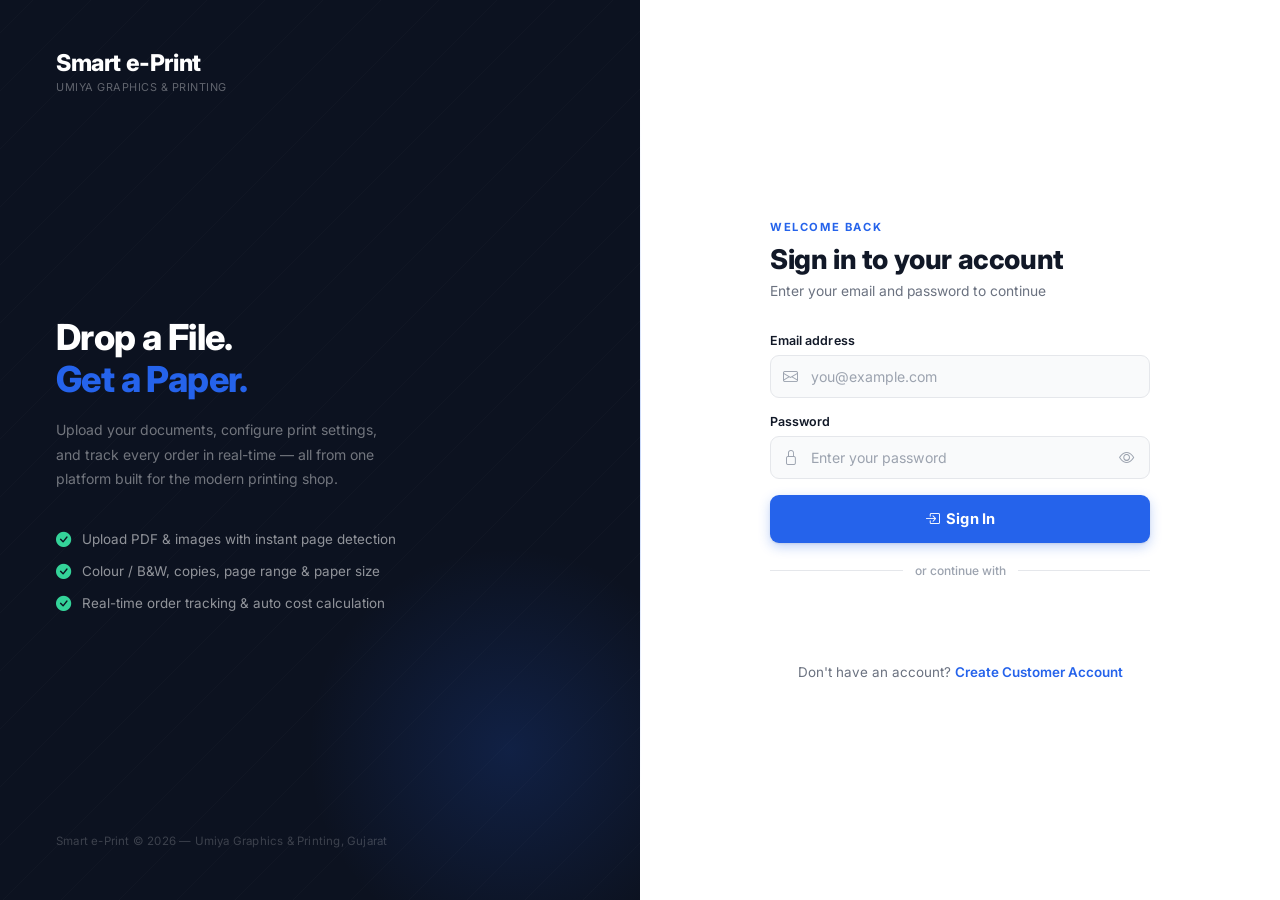
<file: frontend/owner-dashboard.html>
<!DOCTYPE html>
<html lang="en">
<head>
  <meta charset="UTF-8" />
  <title>Redirecting — Smart e-Print</title>
  <script>
    window.location.replace('admin-dashboard.html');
  </script>
</head>
<body>
  <p>Redirecting to <a href="admin-dashboard.html">Admin Dashboard</a>...</p>
</body>
</html>
</file>
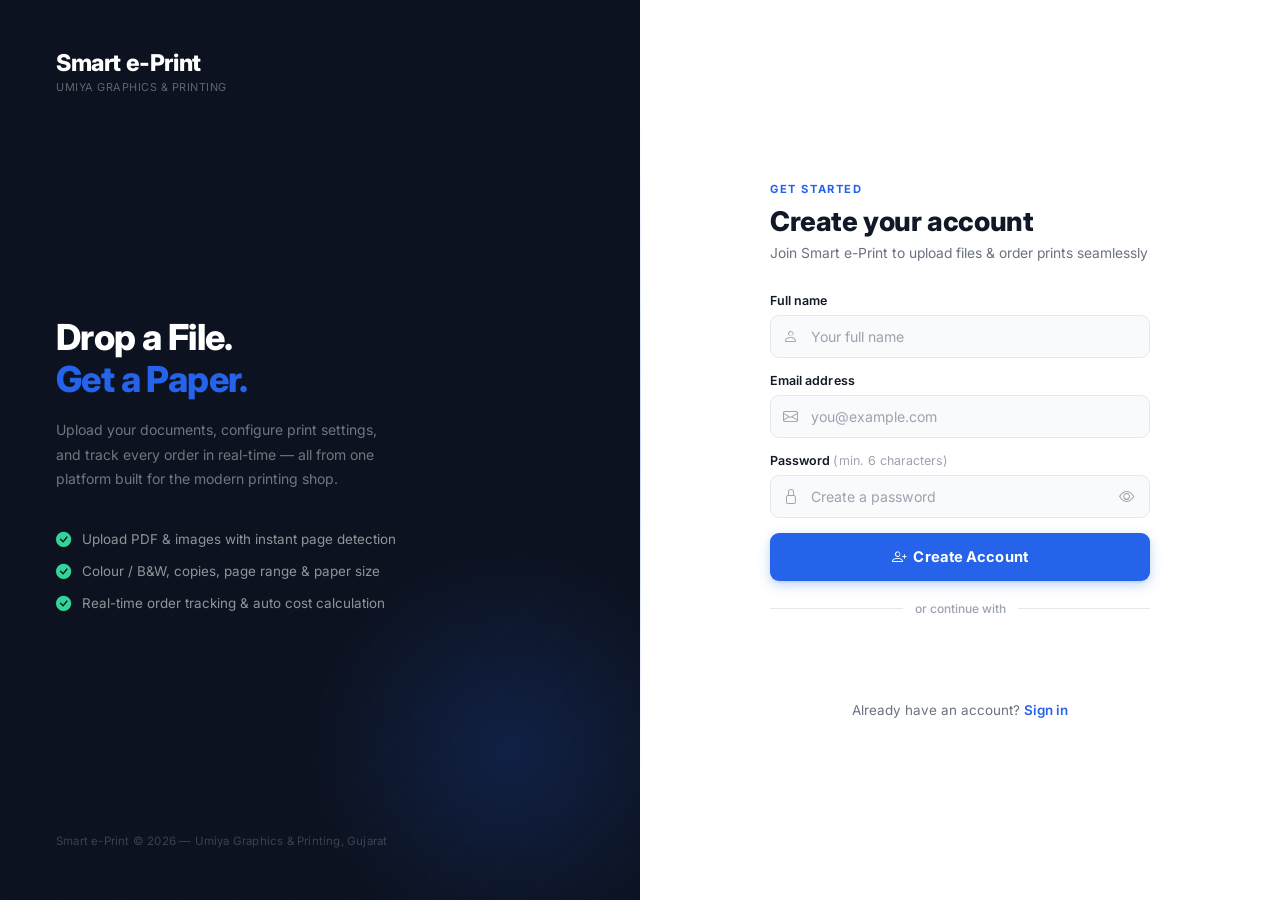
<file: frontend/register.html>
<!DOCTYPE html>
<html lang="en">
<head>
  <meta charset="UTF-8" />
  <meta name="viewport" content="width=device-width, initial-scale=1.0" />
  <title>Create Account — Smart e-Print</title>
  <meta name="description" content="Register a Smart e-Print customer account to start uploading files and ordering prints seamlessly." />

  <link rel="preconnect" href="https://fonts.googleapis.com" />
  <link rel="preconnect" href="https://fonts.gstatic.com" crossorigin />
  <link href="https://fonts.googleapis.com/css2?family=Inter:wght@300;400;500;600;700;800&display=swap" rel="stylesheet" />
  <link href="https://cdn.jsdelivr.net/npm/bootstrap-icons@1.11.3/font/bootstrap-icons.min.css" rel="stylesheet" />
  <script src="https://accounts.google.com/gsi/client" async defer></script>

  <style>
    *, *::before, *::after { box-sizing: border-box; margin: 0; padding: 0; }

    :root {
      --navy:       #0c1220;
      --blue:       #2563eb;
      --blue-dark:  #1d4ed8;
      --blue-glow:  rgba(37, 99, 235, 0.15);
      --white:      #ffffff;
      --off-white:  #f9fafb;
      --border:     #e5e7eb;
      --text-main:  #111827;
      --text-sub:   #6b7280;
      --text-muted: #9ca3af;
      --font:       'Inter', -apple-system, sans-serif;
    }

    html, body { height: 100%; }

    body {
      font-family: var(--font);
      background: var(--navy);
      -webkit-font-smoothing: antialiased;
      -moz-osx-font-smoothing: grayscale;
    }

    .page {
      display: grid;
      grid-template-columns: 1fr 1fr;
      min-height: 100vh;
    }

    /* ═══ LEFT ═══════════════════════════════════════════════════════════════ */
    .panel-left {
      position: relative;
      background: var(--navy);
      display: flex;
      flex-direction: column;
      padding: 52px 56px;
      overflow: hidden;
      justify-content: space-between;
    }

    .panel-left::before {
      content: '';
      position: absolute;
      inset: 0;
      background-image: repeating-linear-gradient(
        -45deg,
        transparent,
        transparent 40px,
        rgba(255,255,255,0.018) 40px,
        rgba(255,255,255,0.018) 41px
      );
      pointer-events: none;
    }

    .glow-blob {
      position: absolute;
      width: 420px; height: 420px;
      background: radial-gradient(circle, rgba(37,99,235,0.18) 0%, transparent 68%);
      bottom: -60px; right: -80px;
      pointer-events: none;
      border-radius: 50%;
    }

    .brand { position: relative; z-index: 2; }
    .brand-name {
      font-size: 1.45rem;
      font-weight: 800;
      color: #fff;
      letter-spacing: -0.4px;
      line-height: 1;
    }
    .brand-sub {
      font-size: 0.68rem;
      font-weight: 400;
      color: rgba(255,255,255,0.35);
      letter-spacing: 0.5px;
      margin-top: 5px;
      text-transform: uppercase;
    }

    .panel-copy { position: relative; z-index: 2; }
    .panel-tag {
      display: inline-block;
      font-size: 0.7rem;
      font-weight: 600;
      letter-spacing: 1.8px;
      text-transform: uppercase;
      color: var(--blue);
      background: rgba(37,99,235,0.12);
      border: 1px solid rgba(37,99,235,0.22);
      padding: 5px 12px;
      border-radius: 100px;
      margin-bottom: 24px;
    }
    .panel-headline {
      font-size: clamp(1.9rem, 2.8vw, 2.5rem);
      font-weight: 800;
      color: #fff;
      line-height: 1.18;
      letter-spacing: -0.6px;
      margin-bottom: 18px;
    }
    .panel-headline em {
      font-style: normal;
      color: #2563eb;
      -webkit-text-fill-color: #2563eb;
    }
    .panel-desc {
      font-size: 0.875rem;
      color: rgba(255,255,255,0.42);
      line-height: 1.75;
      max-width: 340px;
      margin-bottom: 38px;
    }

    .checklist { list-style: none; display: flex; flex-direction: column; gap: 13px; }
    .checklist li {
      display: flex; align-items: center; gap: 11px;
      font-size: 0.84rem; color: rgba(255,255,255,0.55); font-weight: 400;
    }
    .checklist li i { font-size: 0.95rem; color: #34d399; flex-shrink: 0; }

    .panel-foot {
      position: relative; z-index: 2;
      font-size: 0.72rem; color: rgba(255,255,255,0.2); letter-spacing: 0.2px;
    }

    /* ═══ RIGHT ══════════════════════════════════════════════════════════════ */
    .panel-right {
      background: var(--white);
      display: flex;
      align-items: center;
      justify-content: center;
      padding: 52px 40px;
      position: relative;
      overflow-y: auto;
    }
    .panel-right::before {
      content: '';
      position: absolute;
      left: 0; top: 12%; bottom: 12%;
      width: 1px;
      background: linear-gradient(180deg, transparent, var(--blue) 50%, transparent);
      opacity: 0.25;
    }

    .form-box { width: 100%; max-width: 380px; }

    .form-kicker {
      font-size: 0.7rem; font-weight: 700;
      letter-spacing: 1.6px; text-transform: uppercase;
      color: var(--blue); margin-bottom: 10px;
    }
    .form-heading {
      font-size: 1.7rem; font-weight: 800;
      color: var(--text-main); letter-spacing: -0.4px;
      margin-bottom: 6px; line-height: 1.15;
    }
    .form-lead {
      font-size: 0.865rem; color: var(--text-sub);
      margin-bottom: 28px; line-height: 1.55;
    }

    .f-alert {
      display: none; align-items: flex-start; gap: 9px;
      padding: 11px 14px; border-radius: 8px;
      font-size: 0.82rem; line-height: 1.5;
      margin-bottom: 18px; font-weight: 500;
    }
    .f-alert.error {
      display: flex;
      background: #fef2f2; border: 1px solid #fecaca; color: #b91c1c;
    }

    .field { margin-bottom: 15px; }
    .field label {
      display: block; font-size: 0.78rem; font-weight: 600;
      color: var(--text-main); margin-bottom: 7px; letter-spacing: 0.05px;
    }
    .input-row { position: relative; display: flex; align-items: center; }
    .input-row i.ico {
      position: absolute; left: 13px; color: var(--text-muted);
      font-size: 0.95rem; pointer-events: none; transition: color 0.18s;
    }
    .input-row input {
      width: 100%; padding: 12px 13px 12px 40px;
      font-family: var(--font); font-size: 0.9rem; font-weight: 400;
      color: var(--text-main); background: var(--off-white);
      border: 1.5px solid var(--border); border-radius: 9px;
      outline: none; transition: border-color 0.18s, box-shadow 0.18s, background 0.18s;
      -webkit-appearance: none;
    }
    .input-row input::placeholder { color: var(--text-muted); font-size: 0.88rem; }
    .input-row input:focus {
      background: #fff;
      border-color: var(--blue);
      box-shadow: 0 0 0 3.5px var(--blue-glow);
    }
    .input-row:focus-within i.ico { color: var(--blue); }

    .pw-eye {
      position: absolute; right: 12px;
      background: none; border: none; color: var(--text-muted);
      font-size: 0.95rem; cursor: pointer; padding: 4px; line-height: 1;
      transition: color 0.18s; z-index: 1;
    }
    .pw-eye:hover { color: var(--blue); }

    .btn-primary {
      width: 100%; height: 48px; margin-top: 6px;
      background: var(--blue); color: #fff;
      border: none; border-radius: 9px;
      font-family: var(--font); font-size: 0.92rem; font-weight: 700;
      cursor: pointer; display: flex; align-items: center; justify-content: center;
      gap: 7px; letter-spacing: 0.1px; position: relative; overflow: hidden;
      transition: background 0.18s, transform 0.14s, box-shadow 0.18s;
      box-shadow: 0 1px 2px rgba(0,0,0,0.08), 0 4px 12px rgba(37,99,235,0.28);
    }
    .btn-primary:hover {
      background: var(--blue-dark);
      transform: translateY(-1px);
      box-shadow: 0 2px 4px rgba(0,0,0,0.1), 0 6px 18px rgba(37,99,235,0.36);
    }
    .btn-primary:active { transform: translateY(0); box-shadow: none; }
    .btn-primary.loading { pointer-events: none; opacity: 0.72; }
    .btn-primary.loading .btn-text { opacity: 0; }
    .btn-primary.loading::after {
      content: ''; position: absolute;
      width: 18px; height: 18px;
      border: 2px solid rgba(255,255,255,0.3);
      border-top-color: #fff; border-radius: 50%;
      animation: spin 0.65s linear infinite;
    }
    @keyframes spin { to { transform: rotate(360deg); } }

    .divider {
      display: flex; align-items: center; gap: 12px;
      margin: 20px 0; color: var(--text-muted);
      font-size: 0.75rem; font-weight: 500;
    }
    .divider::before, .divider::after {
      content: ''; flex: 1; height: 1px; background: var(--border);
    }

    .google-wrap { display: flex; justify-content: center; width: 100%; min-height: 44px; }
    .google-wrap > div, .google-wrap iframe { width: 100% !important; border-radius: 9px; }

    .f-link { text-align: center; margin-top: 22px; font-size: 0.84rem; color: var(--text-sub); }
    .f-link a { color: var(--blue); font-weight: 600; text-decoration: none; transition: color 0.15s; }
    .f-link a:hover { color: var(--blue-dark); }

    #toastContainer {
      position: fixed; top: 20px; right: 20px;
      z-index: 9999; display: flex; flex-direction: column; gap: 10px;
    }
    .toast-item {
      background: #111827; color: #f9fafb;
      padding: 12px 18px; border-radius: 10px;
      font-size: 0.84rem; font-weight: 500;
      display: flex; align-items: center; gap: 9px;
      box-shadow: 0 8px 24px rgba(0,0,0,0.18);
      animation: toastIn 0.3s ease;
    }
    @keyframes toastIn {
      from { opacity: 0; transform: translateY(-10px); }
      to   { opacity: 1; transform: translateY(0); }
    }

    @media (max-width: 860px) {
      .page { grid-template-columns: 1fr; }
      .panel-left { display: none; }
      .panel-right { padding: 48px 24px; min-height: 100vh; }
      .panel-right::before { display: none; }
    }
  </style>
</head>
<body>

<div id="toastContainer"></div>

<div class="page">

  <!-- ══ LEFT ═════════════════════════════════════════════════════════════════ -->
  <aside class="panel-left">
    <div class="glow-blob"></div>

    <div class="brand">
      <div class="brand-name">Smart e-Print</div>
      <div class="brand-sub">Umiya Graphics &amp; Printing</div>
    </div>

    <div class="panel-copy">
      <h1 class="panel-headline">
        Drop a File.<br/>
        <em>Get a Paper.</em>
      </h1>
      <p class="panel-desc">
        Upload your documents, configure print settings, and track every order in
        real-time — all from one platform built for the modern printing shop.
      </p>
      <ul class="checklist">
        <li><i class="bi bi-check-circle-fill"></i> Upload PDF &amp; images with instant page detection</li>
        <li><i class="bi bi-check-circle-fill"></i> Colour / B&amp;W, copies, page range &amp; paper size</li>
        <li><i class="bi bi-check-circle-fill"></i> Real-time order tracking &amp; auto cost calculation</li>
      </ul>
    </div>

    <p class="panel-foot">Smart e-Print &copy; 2026 &mdash; Umiya Graphics &amp; Printing, Gujarat</p>
  </aside>

  <!-- ══ RIGHT ════════════════════════════════════════════════════════════════ -->
  <main class="panel-right">
    <div class="form-box">

      <p class="form-kicker">Get started</p>
      <h2 class="form-heading">Create your account</h2>
      <p class="form-lead">Join Smart e-Print to upload files &amp; order prints seamlessly</p>

      <div id="formAlert" class="f-alert" role="alert"></div>

      <form id="registerForm" novalidate autocomplete="on">

        <div class="field">
          <label for="regName">Full name</label>
          <div class="input-row">
            <i class="bi bi-person ico"></i>
            <input type="text" id="regName" placeholder="Your full name"
                   autocomplete="name" required />
          </div>
        </div>

        <div class="field">
          <label for="regEmail">Email address</label>
          <div class="input-row">
            <i class="bi bi-envelope ico"></i>
            <input type="email" id="regEmail" placeholder="you@example.com"
                   autocomplete="email" required />
          </div>
        </div>

        <div class="field">
          <label for="regPassword">
            Password
            <span style="font-weight:400; color:var(--text-muted);">(min. 6 characters)</span>
          </label>
          <div class="input-row">
            <i class="bi bi-lock ico"></i>
            <input type="password" id="regPassword" placeholder="Create a password"
                   autocomplete="new-password" required />
            <button type="button" class="pw-eye" id="pwToggle" aria-label="Toggle password">
              <i class="bi bi-eye" id="pwIcon"></i>
            </button>
          </div>
        </div>

        <button type="submit" class="btn-primary" id="registerBtn">
          <span class="btn-text"><i class="bi bi-person-plus"></i>&nbsp; Create Account</span>
        </button>

      </form>

      <div class="divider">or continue with</div>
      <div id="googleBtnContainer" class="google-wrap"></div>

      <p class="f-link">
        Already have an account?
        <a href="login.html">Sign in</a>
      </p>

    </div>
  </main>

</div>

<script src="js/config.js"></script>
<script src="js/auth.js"></script>
<script>
  redirectIfLoggedIn();

  /* Password toggle */
  const pwInput = document.getElementById('regPassword');
  const pwIcon  = document.getElementById('pwIcon');
  document.getElementById('pwToggle').addEventListener('click', () => {
    const show = pwInput.type === 'password';
    pwInput.type = show ? 'text' : 'password';
    pwIcon.className = show ? 'bi bi-eye-slash' : 'bi bi-eye';
  });

  /* Focus icon colour */
  document.querySelectorAll('.input-row input').forEach(inp => {
    inp.addEventListener('focus', () => inp.closest('.input-row').querySelector('.ico').style.color = '#2563eb');
    inp.addEventListener('blur',  () => inp.closest('.input-row').querySelector('.ico').style.color = '');
  });

  /* Alert helpers */
  function showAlert(msg) {
    const el = document.getElementById('formAlert');
    el.className = 'f-alert error';
    el.innerHTML = '<i class="bi bi-exclamation-circle"></i> ' + msg;
  }
  function clearAlert() {
    const el = document.getElementById('formAlert');
    el.className = 'f-alert';
    el.innerHTML = '';
  }

  /* Form submit */
  document.getElementById('registerForm').addEventListener('submit', async (e) => {
    e.preventDefault();
    clearAlert();

    const name     = document.getElementById('regName').value.trim();
    const email    = document.getElementById('regEmail').value.trim();
    const password = document.getElementById('regPassword').value;
    const btn      = document.getElementById('registerBtn');

    if (!name || !email || !password) { showAlert('Please fill in all fields.'); return; }
    if (password.length < 6) { showAlert('Password must be at least 6 characters.'); return; }
    if (!/^[^\s@]+@[^\s@]+\.[^\s@]+$/.test(email)) { showAlert('Please enter a valid email address.'); return; }

    btn.classList.add('loading');
    const { ok, data } = await registerUser(name, email, password);
    btn.classList.remove('loading');

    if (ok) {
      setToken(data.token);
      setStoredUser(data.user);
      showToast('Account created! Welcome, ' + data.user.name + '! 🎉');
      setTimeout(() => redirectByRole(data.user.role), 600);
    } else {
      showAlert(data.error || 'Registration failed. Please try again.');
    }
  });

  /* Google */
  const GOOGLE_CLIENT_ID = '424686117630-cblseu5hg9mhhfg03mv1eeg4g51rqa2u.apps.googleusercontent.com';

  async function handleGoogleCredential(response) {
    clearAlert();
    const { ok, data } = await googleAuthUser(response.credential);
    if (ok) {
      setToken(data.token);
      setStoredUser(data.user);
      showToast('Account created! Welcome, ' + data.user.name + '! 🎉');
      setTimeout(() => redirectByRole(data.user.role), 600);
    } else {
      showAlert(data.error || 'Google sign-up failed. Please try again.');
    }
  }

  window.onGoogleLibraryLoad = function () {
    google.accounts.id.initialize({
      client_id: GOOGLE_CLIENT_ID,
      callback: handleGoogleCredential,
      use_fedcm_for_prompt: true,
    });
    const container = document.getElementById('googleBtnContainer');
    if (container) {
      google.accounts.id.renderButton(container, {
        theme: 'outline', size: 'large', shape: 'rectangular',
        width: Math.min(container.parentElement.offsetWidth, 380),
        text: 'signup_with', logo_alignment: 'left',
      });
    }
  };
</script>
</body>
</html>
</file>
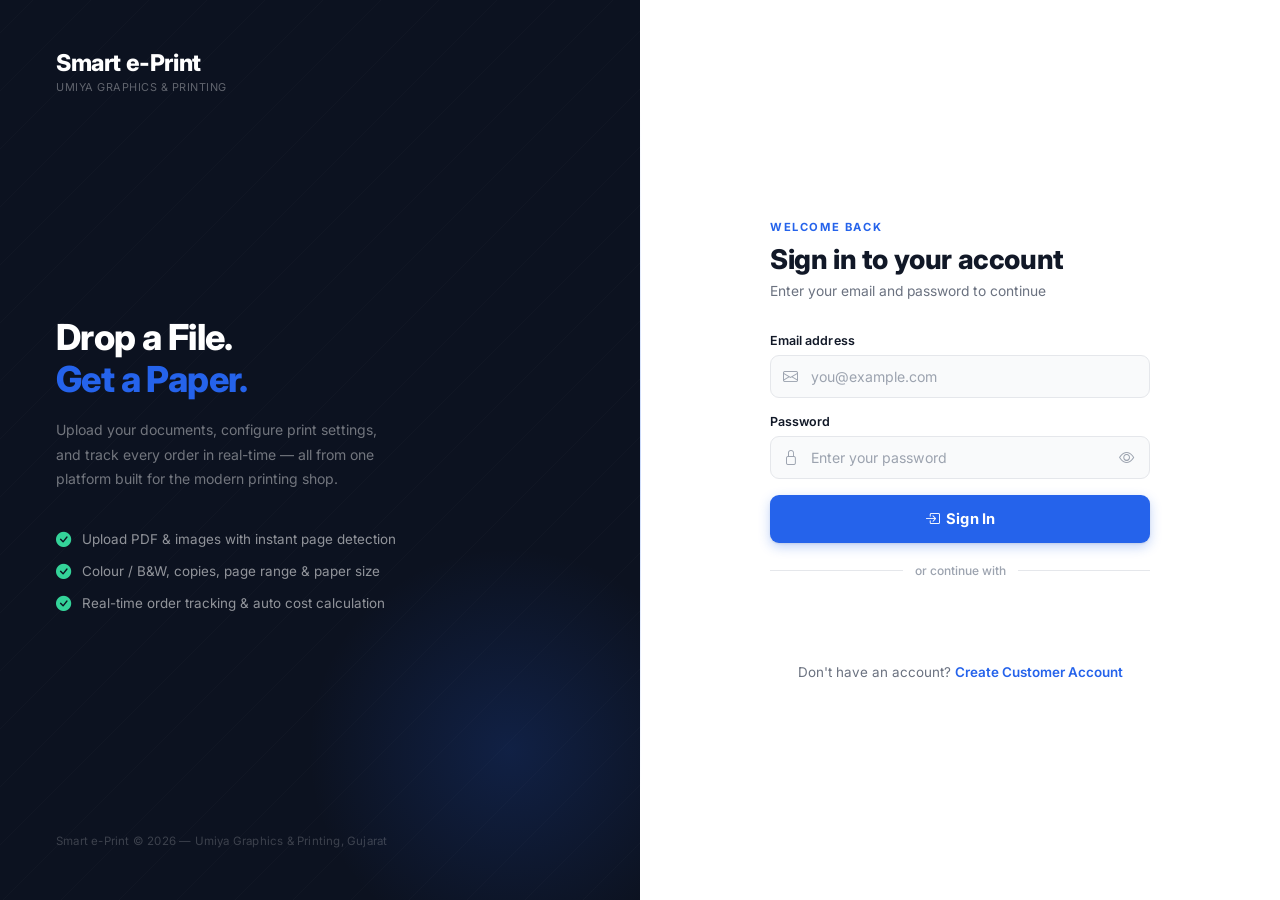
<file: frontend/super-admin-dashboard.html>
<!DOCTYPE html>
<html lang="en">
<head>
  <meta charset="UTF-8" />
  <meta name="viewport" content="width=device-width, initial-scale=1.0" />
  <title>Super Admin Dashboard — Smart e-Print</title>
  <meta name="description" content="Smart e-Print Super Admin Dashboard — system analytics, user management, single admin management, and audit logs." />

  <link href="https://cdn.jsdelivr.net/npm/bootstrap@5.3.2/dist/css/bootstrap.min.css" rel="stylesheet" />
  <link href="https://cdn.jsdelivr.net/npm/bootstrap-icons@1.11.3/font/bootstrap-icons.min.css" rel="stylesheet" />
  <link href="css/style.css" rel="stylesheet" />
  <style>
    /* ── Super Admin Badge ─────────────────────────────── */
    .super-admin-badge {
      background: #1E293B;
      color: #94A3B8;
      padding: 4px 12px;
      border-radius: 6px;
      font-size: 0.75rem;
      font-weight: 600;
      letter-spacing: 0.04em;
      border: 1px solid #334155;
    }

    /* ── Tab Navigation ────────────────────────────────── */
    .nav-tab-custom {
      display: flex;
      gap: 6px;
      border-bottom: 1px solid var(--hairline);
      padding-bottom: 0;
      margin-bottom: 28px;
      overflow-x: auto;
    }
    .tab-btn {
      background: transparent;
      border: none;
      border-bottom: 2px solid transparent;
      color: var(--muted);
      padding: 10px 16px;
      border-radius: 0;
      font-size: 0.86rem;
      font-weight: 500;
      transition: all 0.18s ease;
      cursor: pointer;
      white-space: nowrap;
      flex-shrink: 0;
    }
    .tab-btn:hover {
      color: var(--ink);
      border-bottom-color: var(--hairline);
    }
    .tab-btn.active {
      color: var(--primary);
      border-bottom-color: var(--primary);
      font-weight: 600;
    }

    /* ── Tables ────────────────────────────────────────── */
    .table-dark-custom {
      width: 100%;
      color: var(--ink);
      border-collapse: collapse;
    }
    .table-dark-custom thead tr {
      border-bottom: 1px solid var(--hairline);
    }
    .table-dark-custom th {
      color: var(--muted);
      font-size: 0.75rem;
      text-transform: uppercase;
      letter-spacing: 0.05em;
      padding: 10px 12px;
      border: none;
      font-weight: 600;
      white-space: nowrap;
    }
    .table-dark-custom tbody tr {
      border-bottom: 1px solid var(--hairline);
      transition: background 0.15s ease;
    }
    .table-dark-custom tbody tr:hover {
      background: var(--bg-card-hover);
    }
    .table-dark-custom td {
      background: transparent;
      padding: 11px 12px;
      font-size: 0.87rem;
      vertical-align: middle;
      color: var(--ink);
    }

    /* ── Status / Role Pills ───────────────────────────── */
    .status-pill {
      font-size: 0.73rem;
      font-weight: 600;
      padding: 3px 9px;
      border-radius: 20px;
      display: inline-block;
    }
    .status-pill.active  { background: #F0FDF4; color: #166534; border: 1px solid #BBF7D0; }
    .status-pill.disabled { background: #FEF2F2; color: #991B1B; border: 1px solid #FECACA; }

    .role-tag {
      font-size: 0.72rem;
      font-weight: 600;
      padding: 3px 8px;
      border-radius: 4px;
      text-transform: uppercase;
      letter-spacing: 0.03em;
      display: inline-block;
    }
    .role-tag.customer  { background: #EFF6FF; color: #1D4ED8; border: 1px solid #BFDBFE; }
    .role-tag.admin     { background: #F5F3FF; color: #5B21B6; border: 1px solid #DDD6FE; }
    .role-tag.super_admin { background: #FFFBEB; color: #92400E; border: 1px solid #FDE68A; }

    /* ── Action Buttons ────────────────────────────────── */
    .btn-action-sm {
      padding: 4px 10px;
      font-size: 0.76rem;
      border-radius: 6px;
      display: inline-flex;
      align-items: center;
      gap: 4px;
      white-space: nowrap;
    }

    /* ── Info Row (Admin Detail) ───────────────────────── */
    .info-row {
      display: flex;
      flex-direction: column;
      gap: 2px;
      padding: 10px 0;
      border-bottom: 1px solid var(--hairline);
    }
    .info-row:last-child { border-bottom: none; }
    .info-label { font-size: 0.73rem; color: var(--muted); font-weight: 600; text-transform: uppercase; letter-spacing: 0.04em; }
    .info-value { font-size: 0.9rem; color: var(--ink); font-weight: 500; }
  </style>
</head>
<body>

  <!-- Ambient Background -->
  <div class="bg-animated">
  </div>

  <!-- Toast Container -->
  <div id="toastContainer"></div>

  <!-- ══════════════════════════════════════════════════════════════════════
       SIDEBAR
       ══════════════════════════════════════════════════════════════════════ -->
  <aside class="sidebar" id="sidebar">
    <div class="sidebar-header">
      <a href="index.html" class="navbar-brand-custom" style="font-size:1.1rem;">
        <div class="brand-name-wrap">
          <span class="brand-name-main gradient-text" style="font-size:1rem;">Smart e-Print</span>
          <span class="brand-name-sub">Super Admin Control</span>
        </div>
      </a>
    </div>

    <ul class="sidebar-nav">
      <li>
        <a href="#" class="active" id="navTabOverview" onclick="switchTab('overview')">
          <i class="bi bi-speedometer2"></i> System Overview
        </a>
      </li>
      <li>
        <a href="#" id="navTabUsers" onclick="switchTab('users')">
          <i class="bi bi-people"></i> User Management
        </a>
      </li>
      <li>
        <a href="#" id="navTabAdmin" onclick="switchTab('admin')">
          <i class="bi bi-shield-lock"></i> Admin Management
        </a>
      </li>
      <li>
        <a href="#" id="navTabAudit" onclick="switchTab('audit')">
          <i class="bi bi-journal-text"></i> Audit &amp; Activity Logs
        </a>
      </li>
    </ul>

    <div class="sidebar-footer">
      <div class="sidebar-user">
        <div class="user-avatar" id="sidebarAvatar"
             style="background:#1E293B; color:#94A3B8; font-size:1rem;">SA</div>
        <div class="user-info">
          <div class="user-name" id="sidebarUserName">Super Admin</div>
          <div class="user-role-label" id="sidebarUserRoleLabel" style="color:var(--muted);">Super Admin</div>
        </div>
      </div>
      <a href="#" class="btn-outline-glass w-100" id="logoutBtn"
         style="font-size:.83rem;padding:9px 14px;">
        <i class="bi bi-box-arrow-left"></i> Sign Out
      </a>
    </div>
  </aside>

  <!-- ══════════════════════════════════════════════════════════════════════
       MAIN CONTENT
       ══════════════════════════════════════════════════════════════════════ -->
  <main class="main-content">

    <!-- Top Header -->
    <div class="dash-header">
      <div>
        <h1 class="dash-title">
          Super Admin Dashboard
        </h1>
        <p class="dash-subtitle">
          Full System &amp; Role Management · Welcome, <span class="gradient-text" id="welcomeName">Super Admin</span>
        </p>
      </div>
      <div class="d-flex align-items-center gap-2">
        <span class="super-admin-badge">
          <i class="bi bi-shield-lock-fill me-1"></i> Super Admin
        </span>
        <button class="btn-outline-glass btn-sm" id="btnRefreshAll" title="Refresh data">
          <i class="bi bi-arrow-clockwise"></i> Refresh
        </button>
      </div>
    </div>

    <!-- Navigation Tabs Header -->
    <div class="nav-tab-custom">
      <button class="tab-btn active" id="tabBtnOverview" onclick="switchTab('overview')">
        <i class="bi bi-speedometer2 me-1"></i> Overview
      </button>
      <button class="tab-btn" id="tabBtnUsers" onclick="switchTab('users')">
        <i class="bi bi-people me-1"></i> Users
      </button>
      <button class="tab-btn" id="tabBtnAdmin" onclick="switchTab('admin')">
        <i class="bi bi-shield-lock me-1"></i> Admin Account
      </button>
      <button class="tab-btn" id="tabBtnAudit" onclick="switchTab('audit')">
        <i class="bi bi-journal-text me-1"></i> Audit Logs
      </button>
    </div>

    <!-- ════════════════════════════════════════════════════════════════════
         TAB 1: SYSTEM OVERVIEW
         ════════════════════════════════════════════════════════════════════ -->
    <div id="tabContentOverview" class="tab-pane-custom">
      <!-- KPI Stats -->
      <div class="row g-3 mb-4">
        <div class="col-6 col-lg-3">
          <div class="stat-card">
            <div class="stat-label">Total Users</div>
            <div class="stat-value" id="kpiTotalUsers">0</div>
            <div class="stat-change neutral" id="kpiActiveCust">0 active customers</div>
          </div>
        </div>
        <div class="col-6 col-lg-3">
          <div class="stat-card">
            <div class="stat-label">Admin Status</div>
            <div class="stat-value" id="kpiAdminStatus" style="font-size:1.5rem;">—</div>
            <div class="stat-change neutral" id="kpiAdminSub">Single Shop Admin</div>
          </div>
        </div>
        <div class="col-6 col-lg-3">
          <div class="stat-card">
            <div class="stat-label">Total Logins</div>
            <div class="stat-value" id="kpiTotalLogins">0</div>
            <div class="stat-change neutral" id="kpiLoggedInUsers">0 users logged in</div>
          </div>
        </div>
        <div class="col-6 col-lg-3">
          <div class="stat-card">
            <div class="stat-label">Total Revenue</div>
            <div class="stat-value" id="kpiRevenue">₹0</div>
            <div class="stat-change neutral" id="kpiOrders">0 orders placed</div>
          </div>
        </div>
      </div>

      <!-- System Rules Info -->
      <div class="glass-card p-4 mb-4">
        <div class="d-flex flex-wrap align-items-start justify-content-between gap-3">
          <div style="flex:1; min-width:260px;">
            <h3 class="section-title mb-1">System Role Constraints</h3>
            <p class="text-muted small mb-0" style="line-height:1.7;">
              <span class="me-3"><i class="bi bi-people me-1"></i><strong>Unlimited</strong> Customers</span>
              <span class="me-3"><i class="bi bi-shield me-1"></i><strong>Exactly 1</strong> Admin</span>
              <span><i class="bi bi-shield-fill-check me-1"></i><strong>Exactly 1</strong> Super Admin</span>
            </p>
          </div>
          <div class="d-flex gap-2 flex-shrink-0">
            <button class="btn-gradient btn-sm" onclick="openAddCustomerModal()">
              <i class="bi bi-person-plus"></i> Add Customer
            </button>
            <button class="btn-outline-glass btn-sm" onclick="switchTab('admin')">
              <i class="bi bi-shield-lock"></i> Admin
            </button>
          </div>
        </div>
      </div>
    </div>

    <!-- ════════════════════════════════════════════════════════════════════
         TAB 2: USER MANAGEMENT
         ════════════════════════════════════════════════════════════════════ -->
    <div id="tabContentUsers" class="tab-pane-custom" style="display:none;">
      <div class="glass-card p-4">
        <div class="d-flex flex-wrap align-items-center justify-content-between gap-3 mb-4">
          <div>
            <h2 class="section-title mb-1">User Directory</h2>
            <p class="section-desc mb-0">Search, filter, view login records, enable/disable or remove Customer accounts</p>
          </div>
          <div class="d-flex flex-wrap gap-2">
            <button class="btn-gradient btn-sm" onclick="openAddCustomerModal()">
              <i class="bi bi-person-plus"></i> Add Customer Account
            </button>
          </div>
        </div>

        <!-- Search and filters -->
        <div class="row g-2 mb-3">
          <div class="col-md-5">
            <div class="input-group">
              <span class="input-group-text bg-dark border-secondary text-muted"><i class="bi bi-search"></i></span>
              <input type="text" id="userSearchInput" class="minimal-input form-control" placeholder="Search by name, email, or user ID…" />
            </div>
          </div>
          <div class="col-md-3">
            <select id="userRoleFilter" class="minimal-select w-100">
              <option value="">All Roles</option>
              <option value="customer">Customer</option>
              <option value="admin">Admin</option>
              <option value="super_admin">Super Admin</option>
            </select>
          </div>
          <div class="col-md-3">
            <select id="userStatusFilter" class="minimal-select w-100">
              <option value="">All Statuses</option>
              <option value="active">Active Only</option>
              <option value="disabled">Disabled Only</option>
            </select>
          </div>
          <div class="col-md-1">
            <button class="btn-outline-glass w-100 h-100" id="btnFilterUsers" title="Filter"><i class="bi bi-funnel"></i></button>
          </div>
        </div>

        <!-- Users Table -->
        <div class="table-responsive" style="overflow-x:auto;">
          <table class="table-dark-custom" style="min-width:760px;">
            <thead>
              <tr>
                <th>User ID</th>
                <th>Name / Email</th>
                <th>Role</th>
                <th>Status</th>
                <th>Registered</th>
                <th>Last Login</th>
                <th>Logins</th>
                <th class="text-end">Actions</th>
              </tr>
            </thead>
            <tbody id="usersTableBody">
              <tr>
                <td colspan="8" class="text-center py-4 text-muted"><i class="bi bi-arrow-repeat spin"></i> Loading users…</td>
              </tr>
            </tbody>
          </table>
        </div>
      </div>
    </div>

    <!-- ════════════════════════════════════════════════════════════════════
         TAB 3: ADMIN MANAGEMENT (SINGLE ADMIN)
         ════════════════════════════════════════════════════════════════════ -->
    <div id="tabContentAdmin" class="tab-pane-custom" style="display:none;">
      <div class="row g-4">
        <!-- Admin Account Overview Card -->
        <div class="col-lg-7">
          <div class="glass-card p-4 h-100">
            <div class="d-flex align-items-start justify-content-between gap-2 mb-3">
              <div>
                <h2 class="section-title mb-1">Shop Admin Account</h2>
                <p class="section-desc mb-0">System permits exactly one Admin at a time.</p>
              </div>
              <span class="badge text-bg-light border px-3 py-2 fw-semibold" style="font-size:.72rem; white-space:nowrap;">Max: 1 Admin</span>
            </div>

            <div id="adminCardContent" class="py-1">
              <div class="text-center py-4 text-muted">
                <i class="bi bi-arrow-repeat spin"></i> Loading admin details…
              </div>
            </div>
          </div>
        </div>

        <!-- Admin Management Controls Card -->
        <div class="col-lg-5">
          <div class="glass-card p-4 h-100">
            <h3 class="section-title mb-1">Admin Actions</h3>
            <p class="text-muted small mb-3" style="line-height:1.6;">
              Securely manage the admin account without affecting existing print records.
            </p>

            <div class="d-grid gap-2">
              <button class="btn btn-primary" onclick="openResetAdminPasswordModal()">
                <i class="bi bi-key me-2"></i> Reset Admin Password
              </button>
              <button class="btn btn-outline-secondary" id="btnToggleAdminStatus" onclick="toggleAdminAccountStatus()">
                <i class="bi bi-toggle-on me-2"></i> Toggle Enable / Disable
              </button>
              <button class="btn btn-outline-dark" onclick="openReplaceAdminModal()">
                <i class="bi bi-person-gear me-2"></i> Replace Admin Account
              </button>
              <button class="btn btn-outline-danger" onclick="deleteAdminAccountAction()">
                <i class="bi bi-trash me-2"></i> Delete Admin Slot
              </button>
            </div>
          </div>
        </div>
      </div>
    </div>

    <!-- ════════════════════════════════════════════════════════════════════
         TAB 4: AUDIT LOGS
         ════════════════════════════════════════════════════════════════════ -->
    <div id="tabContentAudit" class="tab-pane-custom" style="display:none;">
      <div class="glass-card p-4">
        <div class="d-flex align-items-center justify-content-between mb-4">
          <div>
            <h2 class="section-title mb-1">System Audit &amp; Activity Log</h2>
            <p class="section-desc mb-0">Chronological record of user logins, admin adjustments, and order state transitions</p>
          </div>
          <button class="btn-outline-glass btn-sm" onclick="loadAuditLogs()">
            <i class="bi bi-arrow-clockwise"></i> Refresh Logs
          </button>
        </div>

        <div class="table-responsive" style="overflow-x:auto;">
          <table class="table-dark-custom" style="min-width:700px;">
            <thead>
              <tr>
                <th>Timestamp</th>
                <th>Action Event</th>
                <th>Actor / Email</th>
                <th>Role</th>
                <th>Details</th>
                <th>IP Address</th>
              </tr>
            </thead>
            <tbody id="auditTableBody">
              <tr>
                <td colspan="6" class="text-center py-4 text-muted"><i class="bi bi-arrow-repeat spin"></i> Loading audit logs…</td>
              </tr>
            </tbody>
          </table>
        </div>
      </div>
    </div>

  </main><!-- /.main-content -->

  <!-- ── Add Customer Modal ──────────────────────────────────────────────── -->
  <div class="modal fade" id="addCustomerModal" tabindex="-1" aria-hidden="true">
    <div class="modal-dialog modal-dialog-centered">
      <div class="modal-content glass-card">
        <div class="modal-header border-0 pb-0">
          <h5 class="modal-title section-title"><i class="bi bi-person-plus me-1"></i> Add Customer Account</h5>
          <button type="button" class="btn-close" data-bs-dismiss="modal" aria-label="Close"></button>
        </div>
        <form id="addCustomerForm" onsubmit="handleAddCustomerSubmit(event)">
          <div class="modal-body">
            <div class="mb-3">
              <label class="form-label text-muted small">Full Name</label>
              <input type="text" id="newCustName" class="minimal-input w-100" required placeholder="e.g. John Doe" />
            </div>
            <div class="mb-3">
              <label class="form-label text-muted small">Email Address</label>
              <input type="email" id="newCustEmail" class="minimal-input w-100" required placeholder="customer@example.com" />
            </div>
            <div class="mb-3">
              <label class="form-label text-muted small">Initial Password (min. 6 chars)</label>
              <input type="password" id="newCustPassword" class="minimal-input w-100" required placeholder="••••••••" minlength="6" />
            </div>
          </div>
          <div class="modal-footer border-0 pt-0">
            <button type="button" class="btn-outline-glass" data-bs-dismiss="modal">Cancel</button>
            <button type="submit" class="btn-gradient" id="btnAddCustomerBtn">Create Customer</button>
          </div>
        </form>
      </div>
    </div>
  </div>

  <!-- ── Reset Admin Password Modal ─────────────────────────────────────── -->
  <div class="modal fade" id="resetAdminPwModal" tabindex="-1" aria-hidden="true">
    <div class="modal-dialog modal-dialog-centered">
      <div class="modal-content glass-card">
        <div class="modal-header border-0 pb-0">
          <h5 class="modal-title section-title"><i class="bi bi-key me-1"></i> Reset Admin Password</h5>
          <button type="button" class="btn-close" data-bs-dismiss="modal" aria-label="Close"></button>
        </div>
        <form id="resetAdminPwForm" onsubmit="handleResetAdminPwSubmit(event)">
          <div class="modal-body">
            <p class="text-muted small">Set a new secure password for the single Admin account.</p>
            <div class="mb-3">
              <label class="form-label text-muted small">New Admin Password (min. 6 chars)</label>
              <input type="password" id="resetAdminPwInput" class="minimal-input w-100" required placeholder="••••••••" minlength="6" />
            </div>
          </div>
          <div class="modal-footer border-0 pt-0">
            <button type="button" class="btn-outline-glass" data-bs-dismiss="modal">Cancel</button>
            <button type="submit" class="btn btn-primary" id="btnResetAdminPwSubmit">Reset Password</button>
          </div>
        </form>
      </div>
    </div>
  </div>

  <!-- ── Replace / Configure Admin Modal ─────────────────────────────────── -->
  <div class="modal fade" id="replaceAdminModal" tabindex="-1" aria-hidden="true">
    <div class="modal-dialog modal-dialog-centered">
      <div class="modal-content glass-card">
        <div class="modal-header border-0 pb-0">
          <h5 class="modal-title section-title"><i class="bi bi-person-gear me-1"></i> Replace / Configure Admin</h5>
          <button type="button" class="btn-close" data-bs-dismiss="modal" aria-label="Close"></button>
        </div>
        <form id="replaceAdminForm" onsubmit="handleReplaceAdminSubmit(event)">
          <div class="modal-body">
            <p class="text-muted small">
              This replaces the credentials for the single Admin account without affecting any print records.
            </p>
            <div class="mb-3">
              <label class="form-label text-muted small">Admin Name</label>
              <input type="text" id="replaceAdminName" class="minimal-input w-100" required placeholder="e.g. Shop Manager" />
            </div>
            <div class="mb-3">
              <label class="form-label text-muted small">Admin Email</label>
              <input type="email" id="replaceAdminEmail" class="minimal-input w-100" required placeholder="admin@example.com" />
            </div>
            <div class="mb-3">
              <label class="form-label text-muted small">New Admin Password</label>
              <input type="password" id="replaceAdminPw" class="minimal-input w-100" required placeholder="••••••••" minlength="6" />
            </div>
          </div>
          <div class="modal-footer border-0 pt-0">
            <button type="button" class="btn-outline-glass" data-bs-dismiss="modal">Cancel</button>
            <button type="submit" class="btn-gradient" id="btnReplaceAdminSubmit">Save Admin Account</button>
          </div>
        </form>
      </div>
    </div>
  </div>

  <!-- Scripts -->
  <script src="https://cdn.jsdelivr.net/npm/bootstrap@5.3.2/dist/js/bootstrap.bundle.min.js"></script>
  <script src="js/config.js"></script>
  <script src="js/auth.js"></script>
  <script>
    let cachedUsers = [];
    let cachedAdmin = null;
    let addCustModalInstance = null;
    let resetPwModalInstance = null;
    let replaceAdminModalInstance = null;

    document.addEventListener('DOMContentLoaded', async () => {
      // Role Guard: strictly 'super_admin'
      const user = await requireAuth('super_admin');
      if (!user) return;

      document.getElementById('sidebarUserName').textContent = user.name;
      document.getElementById('welcomeName').textContent = user.name.split(' ')[0];

      document.getElementById('logoutBtn').addEventListener('click', (e) => {
        e.preventDefault();
        logout();
      });

      addCustModalInstance = new bootstrap.Modal(document.getElementById('addCustomerModal'));
      resetPwModalInstance = new bootstrap.Modal(document.getElementById('resetAdminPwModal'));
      replaceAdminModalInstance = new bootstrap.Modal(document.getElementById('replaceAdminModal'));

      document.getElementById('btnRefreshAll').addEventListener('click', refreshAll);
      document.getElementById('btnFilterUsers').addEventListener('click', loadUsers);
      document.getElementById('userSearchInput').addEventListener('keyup', (e) => {
        if (e.key === 'Enter') loadUsers();
      });
      document.getElementById('userRoleFilter').addEventListener('change', loadUsers);
      document.getElementById('userStatusFilter').addEventListener('change', loadUsers);

      refreshAll();
    });

    function switchTab(tabId) {
      document.querySelectorAll('.tab-btn').forEach(b => b.classList.remove('active'));
      document.querySelectorAll('.sidebar-nav a').forEach(a => a.classList.remove('active'));
      document.querySelectorAll('.tab-pane-custom').forEach(p => p.style.display = 'none');

      const targetPane = document.getElementById(`tabContent${tabId.charAt(0).toUpperCase() + tabId.slice(1)}`);
      const targetBtn = document.getElementById(`tabBtn${tabId.charAt(0).toUpperCase() + tabId.slice(1)}`);
      const targetNav = document.getElementById(`navTab${tabId.charAt(0).toUpperCase() + tabId.slice(1)}`);

      if (targetPane) targetPane.style.display = 'block';
      if (targetBtn) targetBtn.classList.add('active');
      if (targetNav) targetNav.classList.add('active');

      if (tabId === 'users') loadUsers();
      if (tabId === 'admin') loadAdminAccount();
      if (tabId === 'audit') loadAuditLogs();
      if (tabId === 'overview') loadSystemStats();
    }

    async function refreshAll() {
      await Promise.all([
        loadSystemStats(),
        loadUsers(),
        loadAdminAccount(),
        loadAuditLogs(),
      ]);
    }

    async function loadSystemStats() {
      const { ok, data } = await apiCall('/super-admin/stats', 'GET');
      if (ok && data.stats) {
        const s = data.stats;
        document.getElementById('kpiTotalUsers').textContent = s.total_users;
        document.getElementById('kpiActiveCust').textContent = `${s.active_customers} active customers`;
        
        const adminStatusEl = document.getElementById('kpiAdminStatus');
        if (s.admin_count > 0) {
          adminStatusEl.innerHTML = s.admin_active ? '<span class="text-success">● Active</span>' : '<span class="text-danger">● Disabled</span>';
        } else {
          adminStatusEl.innerHTML = '<span class="text-muted">None Set</span>';
        }

        document.getElementById('kpiTotalLogins').textContent = s.total_logins;
        document.getElementById('kpiLoggedInUsers').textContent = `${s.users_logged_in_count} users logged in`;
        document.getElementById('kpiRevenue').textContent = `₹${s.total_revenue.toFixed(2)}`;
        document.getElementById('kpiOrders').textContent = `${s.total_orders} total orders`;
      }
    }

    async function loadUsers() {
      const search = document.getElementById('userSearchInput').value.trim();
      const role = document.getElementById('userRoleFilter').value;
      const status = document.getElementById('userStatusFilter').value;

      let query = [];
      if (search) query.push(`search=${encodeURIComponent(search)}`);
      if (role) query.push(`role=${encodeURIComponent(role)}`);
      if (status) query.push(`status=${encodeURIComponent(status)}`);
      const url = `/super-admin/users${query.length ? '?' + query.join('&') : ''}`;

      const tbody = document.getElementById('usersTableBody');
      const { ok, data } = await apiCall(url, 'GET');
      if (!ok) {
        tbody.innerHTML = `<tr><td colspan="8" class="text-center py-4 text-danger">Failed to load users.</td></tr>`;
        return;
      }

      cachedUsers = data.users || [];
      renderUsersTable(cachedUsers);
    }

    function renderUsersTable(users) {
      const tbody = document.getElementById('usersTableBody');
      if (users.length === 0) {
        tbody.innerHTML = `<tr><td colspan="8" class="text-center py-4 text-muted">No users found matching criteria.</td></tr>`;
        return;
      }

      tbody.innerHTML = users.map(u => {
        const shortId = u.id.substring(0, 8);
        const registered = u.created_at ? new Date(u.created_at).toLocaleDateString() : '—';
        const lastLogin = u.last_login ? new Date(u.last_login).toLocaleString([], { dateStyle: 'short', timeStyle: 'short' }) : 'Never';
        const statusBadge = u.is_active
          ? `<span class="status-pill active">Active</span>`
          : `<span class="status-pill disabled">Disabled</span>`;

        let actionHtml = '';
        if (u.role === 'customer') {
          actionHtml = `
            <button class="btn btn-sm ${u.is_active ? 'btn-outline-warning' : 'btn-outline-success'} btn-action-sm me-1" onclick="toggleUserStatus('${u.id}', ${!u.is_active})">
              ${u.is_active ? '<i class="bi bi-pause"></i> Disable' : '<i class="bi bi-play"></i> Enable'}
            </button>
            <button class="btn btn-sm btn-outline-danger btn-action-sm" onclick="deleteCustomerAccount('${u.id}', '${escapeHtml(u.email)}')">
              <i class="bi bi-trash"></i> Delete
            </button>
          `;
        } else if (u.role === 'admin') {
          actionHtml = `
            <button class="btn btn-sm btn-outline-info btn-action-sm" onclick="switchTab('admin')">
              <i class="bi bi-gear"></i> Manage Admin
            </button>
          `;
        } else {
          actionHtml = `<span class="text-muted small">Protected</span>`;
        }

        return `
          <tr>
            <td><span class="font-monospace text-info small" title="${u.id}">#${shortId}</span></td>
            <td>
              <div class="fw-bold">${escapeHtml(u.name)}</div>
              <small class="text-muted">${escapeHtml(u.email)}</small>
            </td>
            <td><span class="role-tag ${u.role}">${u.role.replace('_', ' ')}</span></td>
            <td>${statusBadge}</td>
            <td><small class="text-muted">${registered}</small></td>
            <td><small class="text-muted">${lastLogin}</small></td>
            <td><span class="badge bg-dark border">${u.login_count || 0}</span></td>
            <td class="text-end">${actionHtml}</td>
          </tr>
        `;
      }).join('');
    }

    async function toggleUserStatus(userId, newActiveState) {
      const { ok, data } = await apiCall(`/super-admin/users/${userId}/status`, 'PATCH', { is_active: newActiveState });
      if (ok) {
        showToast(data.message);
        loadUsers();
        loadSystemStats();
      } else {
        showToast(data.error || 'Failed to change user status.', 'error');
      }
    }

    async function deleteCustomerAccount(userId, email) {
      if (!confirm(`Are you sure you want to delete customer ${email}?\n\nNote: All historical print orders for this customer will remain safely preserved in the database.`)) {
        return;
      }

      const { ok, data } = await apiCall(`/super-admin/users/${userId}`, 'DELETE');
      if (ok) {
        showToast(data.message);
        loadUsers();
        loadSystemStats();
      } else {
        showToast(data.error || 'Failed to delete customer.', 'error');
      }
    }

    function openAddCustomerModal() {
      document.getElementById('newCustName').value = '';
      document.getElementById('newCustEmail').value = '';
      document.getElementById('newCustPassword').value = '';
      addCustModalInstance.show();
    }

    async function handleAddCustomerSubmit(e) {
      e.preventDefault();
      const name = document.getElementById('newCustName').value.trim();
      const email = document.getElementById('newCustEmail').value.trim();
      const password = document.getElementById('newCustPassword').value;

      const { ok, data } = await apiCall('/super-admin/users', 'POST', { name, email, password });
      if (ok) {
        addCustModalInstance.hide();
        showToast('Customer account created successfully!');
        loadUsers();
        loadSystemStats();
      } else {
        showToast(data.error || 'Failed to create customer.', 'error');
      }
    }

    // ── ADMIN MANAGEMENT ────────────────────────────────────────────────────
    async function loadAdminAccount() {
      const container = document.getElementById('adminCardContent');
      const { ok, data } = await apiCall('/super-admin/admin-account', 'GET');
      if (!ok) {
        container.innerHTML = `<div class="text-danger py-3">Failed to load admin account.</div>`;
        return;
      }

      cachedAdmin = data.admin;
      if (!cachedAdmin) {
        container.innerHTML = `
          <div class="text-center py-4">
            <div class="text-warning mb-2" style="font-size:2rem;"><i class="bi bi-exclamation-triangle"></i></div>
            <h5>No Admin Account Exists</h5>
            <p class="text-muted small">You can create the single Admin account to manage operational printing.</p>
            <button class="btn-gradient btn-sm" onclick="openReplaceAdminModal()">
              <i class="bi bi-plus-circle"></i> Create Admin Account
            </button>
          </div>
        `;
        return;
      }

      const registered = cachedAdmin.created_at ? new Date(cachedAdmin.created_at).toLocaleString() : '—';
      const lastLogin = cachedAdmin.last_login ? new Date(cachedAdmin.last_login).toLocaleString() : 'Never';
      const statusBadge = cachedAdmin.is_active
        ? '<span class="status-pill active">● Active</span>'
        : '<span class="status-pill disabled">● Deactivated</span>';

      container.innerHTML = `
        <div class="row g-3">
          <div class="col-sm-6">
            <label class="text-muted small">Admin User ID</label>
            <div class="font-monospace text-info small">${cachedAdmin.id}</div>
          </div>
          <div class="col-sm-6">
            <label class="text-muted small">Account Status</label>
            <div>${statusBadge}</div>
          </div>
          <div class="col-sm-6">
            <label class="text-muted small">Admin Name</label>
            <div class="fw-bold">${escapeHtml(cachedAdmin.name)}</div>
          </div>
          <div class="col-sm-6">
            <label class="text-muted small">Admin Email</label>
            <div class="fw-bold text-light">${escapeHtml(cachedAdmin.email)}</div>
          </div>
          <div class="col-sm-6">
            <label class="text-muted small">Created At</label>
            <div class="small text-muted">${registered}</div>
          </div>
          <div class="col-sm-6">
            <label class="text-muted small">Last Login</label>
            <div class="small text-muted">${lastLogin}</div>
          </div>
        </div>
      `;
    }

    function openResetAdminPasswordModal() {
      if (!cachedAdmin) {
        showToast('No admin account currently exists.', 'warning');
        return;
      }
      document.getElementById('resetAdminPwInput').value = '';
      resetPwModalInstance.show();
    }

    async function handleResetAdminPwSubmit(e) {
      e.preventDefault();
      const password = document.getElementById('resetAdminPwInput').value;

      const { ok, data } = await apiCall('/super-admin/admin-account/reset-password', 'POST', { password });
      if (ok) {
        resetPwModalInstance.hide();
        showToast(data.message || 'Admin password reset successfully!');
        loadAuditLogs();
      } else {
        showToast(data.error || 'Failed to reset password.', 'error');
      }
    }

    async function toggleAdminAccountStatus() {
      if (!cachedAdmin) {
        showToast('No admin account currently exists.', 'warning');
        return;
      }
      const newStatus = !cachedAdmin.is_active;
      const { ok, data } = await apiCall('/super-admin/admin-account/status', 'PATCH', { is_active: newStatus });
      if (ok) {
        showToast(data.message);
        loadAdminAccount();
        loadSystemStats();
        loadAuditLogs();
      } else {
        showToast(data.error || 'Failed to toggle admin status.', 'error');
      }
    }

    function openReplaceAdminModal() {
      if (cachedAdmin) {
        document.getElementById('replaceAdminName').value = cachedAdmin.name;
        document.getElementById('replaceAdminEmail').value = cachedAdmin.email;
      } else {
        document.getElementById('replaceAdminName').value = '';
        document.getElementById('replaceAdminEmail').value = '';
      }
      document.getElementById('replaceAdminPw').value = '';
      replaceAdminModalInstance.show();
    }

    async function handleReplaceAdminSubmit(e) {
      e.preventDefault();
      const name = document.getElementById('replaceAdminName').value.trim();
      const email = document.getElementById('replaceAdminEmail').value.trim();
      const password = document.getElementById('replaceAdminPw').value;

      const { ok, data } = await apiCall('/super-admin/admin-account/replace', 'POST', { name, email, password });
      if (ok) {
        replaceAdminModalInstance.hide();
        showToast(data.message || 'Admin account successfully configured!');
        loadAdminAccount();
        loadSystemStats();
        loadAuditLogs();
      } else {
        showToast(data.error || 'Failed to configure admin account.', 'error');
      }
    }

    async function deleteAdminAccountAction() {
      if (!cachedAdmin) {
        showToast('No admin account exists.', 'warning');
        return;
      }
      if (!confirm(`Are you sure you want to delete the Admin account (${cachedAdmin.email})?\n\nThis vacates the single admin slot so you can create a fresh one. Existing print records will NOT be lost.`)) {
        return;
      }

      const { ok, data } = await apiCall('/super-admin/admin-account', 'DELETE');
      if (ok) {
        showToast(data.message);
        loadAdminAccount();
        loadSystemStats();
        loadAuditLogs();
      } else {
        showToast(data.error || 'Failed to delete admin account.', 'error');
      }
    }

    // ── AUDIT LOGS ──────────────────────────────────────────────────────────
    async function loadAuditLogs() {
      const tbody = document.getElementById('auditTableBody');
      const { ok, data } = await apiCall('/super-admin/audit-logs?limit=100', 'GET');
      if (!ok) {
        tbody.innerHTML = `<tr><td colspan="6" class="text-center py-4 text-danger">Failed to load audit logs.</td></tr>`;
        return;
      }

      const logs = data.logs || [];
      if (logs.length === 0) {
        tbody.innerHTML = `<tr><td colspan="6" class="text-center py-4 text-muted">No audit logs recorded yet.</td></tr>`;
        return;
      }

      tbody.innerHTML = logs.map(l => {
        const time = l.created_at ? new Date(l.created_at).toLocaleString([], { dateStyle: 'short', timeStyle: 'medium' }) : '—';
        return `
          <tr>
            <td><small class="font-monospace text-muted">${time}</small></td>
            <td><strong class="text-warning small">${escapeHtml(l.action)}</strong></td>
            <td>${escapeHtml(l.user_email || '—')}</td>
            <td><span class="role-tag ${l.actor_role || ''}">${l.actor_role || 'system'}</span></td>
            <td><small class="text-muted text-break">${escapeHtml(l.details || '—')}</small></td>
            <td><small class="font-monospace text-muted">${escapeHtml(l.ip_address || '—')}</small></td>
          </tr>
        `;
      }).join('');
    }

    function escapeHtml(str) {
      if (!str) return '';
      return String(str)
        .replace(/&/g, '&amp;')
        .replace(/</g, '&lt;')
        .replace(/>/g, '&gt;')
        .replace(/"/g, '&quot;');
    }
  </script>
</body>
</html>
</file>
<file: frontend/css/style.css>
/* =============================================================================
   Smart e-Print — Design System
   Palette: Paper · Ink · Stamp Red
   ============================================================================= */

/* ── Google Font ─────────────────────────────────────────────────────────────── */
@import url('https://fonts.googleapis.com/css2?family=Inter:wght@300;400;500;600;700;800;900&family=Caveat:wght@700&display=swap');

/* ── Design Tokens ───────────────────────────────────────────────────────────── */
:root {
  /* ── Brand Palette (Clean Light Mode) ── */
  --paper: #FFFFFF;
  /* pure white background */
  --ink: #0F172A;
  /* primary text (dark slate) */
  --ink-soft: #334155;
  /* secondary text (slate 700) */
  --stamp: #2563EB;
  /* primary brand blue */
  --stamp-dark: #1D4ED8;
  /* deep royal blue */
  --stamp-light: #3B82F6;
  /* light blue */
  --muted: #64748B;
  /* muted gray (slate 500) */
  --hairline: #E2E8F0;
  /* crisp border (slate 200) */

  /* ── Semantic Aliases ── */
  --primary: var(--stamp);
  --primary-dark: var(--stamp-dark);
  --primary-light: var(--stamp-light);
  --text-primary: var(--ink);
  --text-secondary: var(--ink-soft);
  --text-muted: var(--muted);
  --border: var(--hairline);

  /* ── Backgrounds ── */
  --bg-body: #FFFFFF;
  --bg-white: #FFFFFF;
  --bg-card: #FFFFFF;
  --bg-card-hover: #F8FAFC;
  --bg-input: #F8FAFC;
  --bg-sidebar: #FFFFFF;

  /* ── State colors ── */
  --accent: #059669;
  /* success green */
  --danger: #DC2626;
  /* rose red */
  --warning: #D97706;
  /* amber warning */

  /* ── Gradients ── */
  --gradient: linear-gradient(135deg, #2563eb 0%, #1d4ed8 100%);
  --gradient-soft: linear-gradient(135deg, rgba(37, 99, 235, .06), rgba(29, 78, 216, .04));
  --gradient-hero: #FFFFFF;

  /* ── Shadows ── */
  --shadow: 0 12px 32px -4px rgba(15, 23, 42, 0.08);
  --shadow-card: 0 2px 8px -1px rgba(15, 23, 42, 0.04), 0 1px 3px -1px rgba(15, 23, 42, 0.02);
  --shadow-nav: 0 1px 3px 0 rgba(15, 23, 42, 0.04);
  --shadow-glow: 0 0 24px rgba(37, 99, 235, 0.12);
  --shadow-btn: 0 4px 14px rgba(37, 99, 235, 0.25);

  /* ── Shape ── */
  --radius: 14px;
  --radius-sm: 8px;
  --radius-lg: 20px;
  --radius-full: 9999px;

  /* ── Motion ── */
  --ease: cubic-bezier(0.4, 0, 0.2, 1);
  --transition: all 0.25s var(--ease);
  --transition-fast: all 0.15s var(--ease);
}

/* ── Reset ───────────────────────────────────────────────────────────────────── */
*,
*::before,
*::after {
  box-sizing: border-box;
  margin: 0;
  padding: 0;
}

html {
  scroll-behavior: smooth;
  font-size: 16px;
}

body {
  font-family: 'Inter', sans-serif;
  background-color: var(--bg-body);
  color: var(--text-primary);
  min-height: 100vh;
  line-height: 1.6;
  overflow-x: hidden;
  -webkit-font-smoothing: antialiased;
}

/* ── Scrollbar ───────────────────────────────────────────────────────────────── */
::-webkit-scrollbar {
  width: 6px;
}

::-webkit-scrollbar-track {
  background: var(--paper);
}

::-webkit-scrollbar-thumb {
  background: rgba(193, 68, 46, .3);
  border-radius: 100px;
}

::-webkit-scrollbar-thumb:hover {
  background: rgba(193, 68, 46, .5);
}

/* ============================================================================
   BACKGROUND
   ============================================================================ */
.bg-animated {
  position: fixed;
  inset: 0;
  z-index: -1;
  background: #FFFFFF;
}

.orb {
  display: none;
}

/* ============================================================================
   UTILITY
   ============================================================================ */
.gradient-text {
  color: #2563EB;
  background: linear-gradient(135deg, #2563eb 0%, #1d4ed8 100%);
  -webkit-background-clip: text;
  -webkit-text-fill-color: transparent;
  background-clip: text;
}

/* ============================================================================
   BRAND LOGO (Hidden)
   ============================================================================ */
.brand-logo,
.brand-logo.lg,
.brand-logo.sm {
  display: none !important;
}

/* ============================================================================
   CARDS
   ============================================================================ */
.glass-card {
  background: var(--bg-card);
  border: 1px solid var(--hairline);
  border-radius: var(--radius-lg);
  box-shadow: var(--shadow-card);
  transition: var(--transition);
}

.glass-card:hover {
  box-shadow: var(--shadow);
}

/* ============================================================================
   BUTTONS
   ============================================================================ */
.btn-gradient {
  background: #2563EB;
  color: #ffffff;
  border: none;
  border-radius: var(--radius-sm);
  padding: 12px 24px;
  font-family: 'Inter', sans-serif;
  font-weight: 600;
  font-size: 0.92rem;
  letter-spacing: 0.1px;
  cursor: pointer;
  text-decoration: none;
  display: inline-flex;
  align-items: center;
  gap: 8px;
  position: relative;
  overflow: hidden;
  box-shadow: 0 4px 14px rgba(37, 99, 235, 0.25);
  transition: var(--transition);
}

.btn-gradient:hover {
  transform: translateY(-1px);
  box-shadow: 0 6px 18px rgba(37, 99, 235, 0.35);
  color: #ffffff;
  background: #1D4ED8;
}

.btn-gradient:active {
  transform: translateY(0);
  box-shadow: none;
}

.btn-gradient.w-100 {
  justify-content: center;
}

.btn-outline-glass {
  background: #ffffff;
  color: #1E293B;
  border: 1px solid #CBD5E1;
  border-radius: var(--radius-sm);
  padding: 11px 24px;
  font-family: 'Inter', sans-serif;
  font-weight: 600;
  font-size: 0.92rem;
  cursor: pointer;
  text-decoration: none;
  display: inline-flex;
  align-items: center;
  gap: 8px;
  transition: var(--transition);
  box-shadow: 0 1px 3px rgba(15, 23, 42, 0.04);
}

.btn-outline-glass:hover {
  background: #F8FAFC;
  border-color: #94A3B8;
  color: #0F172A;
  transform: translateY(-1px);
  box-shadow: 0 3px 8px rgba(15, 23, 42, 0.06);
}

.btn-outline-glass.w-100 {
  justify-content: center;
}

/* Loading state */
.btn-loading {
  pointer-events: none;
  opacity: 0.7;
}

.btn-loading::before {
  content: '';
  position: absolute;
  width: 18px;
  height: 18px;
  border: 2px solid rgba(255, 255, 255, .35);
  border-top-color: #fff;
  border-radius: 50%;
  animation: spin .65s linear infinite;
}

@keyframes spin {
  to {
    transform: rotate(360deg);
  }
}

/* ============================================================================
   FORM INPUTS (Floating Label)
   ============================================================================ */
.form-floating-custom {
  position: relative;
  margin-bottom: 18px;
}

.form-floating-custom input,
.form-floating-custom select {
  width: 100%;
  background: var(--bg-input);
  border: 1.5px solid var(--hairline);
  border-radius: var(--radius-sm);
  padding: 22px 16px 8px;
  color: var(--ink);
  font-family: 'Inter', sans-serif;
  font-size: 0.95rem;
  outline: none;
  transition: var(--transition);
}

.form-floating-custom input:focus,
.form-floating-custom select:focus {
  border-color: var(--stamp);
  box-shadow: 0 0 0 3px rgba(193, 68, 46, .10);
  background: #fff;
}

.form-control-custom {
  width: 100%;
  background: var(--bg-input);
  border: 1.5px solid var(--hairline);
  border-radius: var(--radius-sm);
  padding: 16px 14px;
  color: var(--ink);
  font-family: 'Inter', sans-serif;
  font-size: 0.95rem;
  outline: none;
  transition: var(--transition);
  appearance: none;
  -webkit-appearance: none;
  -moz-appearance: none;
}

.form-control-custom:focus {
  border-color: var(--stamp);
  box-shadow: 0 0 0 3px rgba(193, 68, 46, .10);
  background: #fff;
}

.field-label {
  display: block;
  margin-bottom: 8px;
  font-size: 0.85rem;
  color: var(--muted);
  font-weight: 700;
}

.config-fields {
  display: grid;
  grid-template-columns: repeat(2, minmax(0, 1fr));
  gap: 14px;
  margin-top: 10px;
}

.field-block {
  display: grid;
  gap: 8px;
}

.form-floating-custom input::placeholder {
  color: transparent;
}

.form-floating-custom label {
  position: absolute;
  top: 50%;
  left: 16px;
  transform: translateY(-50%);
  color: var(--muted);
  font-size: 0.9rem;
  pointer-events: none;
  transition: var(--transition);
  white-space: nowrap;
}

.form-floating-custom input:focus~label,
.form-floating-custom input:not(:placeholder-shown)~label {
  top: 12px;
  transform: none;
  font-size: 0.7rem;
  color: var(--stamp);
  letter-spacing: 0.3px;
  font-weight: 600;
}

/* Password wrapper */
.password-wrapper {
  position: relative;
}

.password-toggle {
  position: absolute;
  right: 14px;
  top: 50%;
  transform: translateY(-50%);
  background: none;
  border: none;
  color: var(--muted);
  cursor: pointer;
  padding: 4px;
  font-size: 1rem;
  line-height: 1;
  transition: color 0.2s;
  z-index: 2;
}

.password-toggle:hover {
  color: var(--stamp);
}

/* ============================================================================
   ROLE SELECTOR (Register Page)
   ============================================================================ */
.role-section-label {
  font-size: 0.75rem;
  font-weight: 700;
  letter-spacing: 0.8px;
  text-transform: uppercase;
  color: var(--muted);
  margin-bottom: 10px;
  display: block;
}

.role-selector {
  display: grid;
  grid-template-columns: 1fr 1fr;
  gap: 12px;
  margin-bottom: 22px;
}

.role-card {
  background: var(--bg-input);
  border: 2px solid var(--hairline);
  border-radius: var(--radius);
  padding: 26px 20px;
  text-align: left;
  cursor: pointer;
  transition: var(--transition);
  position: relative;
  overflow: hidden;
  user-select: none;
  display: grid;
  grid-template-columns: 44px 1fr;
  gap: 16px;
  min-height: 140px;
  align-items: center;
}

.role-card input[type="radio"] {
  position: absolute;
  z-index: -1;
  opacity: 0;
}

.role-card:hover {
  border-color: rgba(193, 68, 46, .55);
  background: #fff6f4;
}

.role-card.selected {
  border-color: var(--stamp);
  background: #fdf1ee;
  box-shadow: 0 0 0 3px rgba(193, 68, 46, .08);
}

.role-card.selected .role-icon {
  color: var(--stamp-dark);
}

.role-check {
  position: absolute;
  top: 8px;
  right: 10px;
  width: 20px;
  height: 20px;
  background: var(--gradient);
  border-radius: 50%;
  display: flex;
  align-items: center;
  justify-content: center;
  font-size: 0.65rem;
  color: #fff;
  opacity: 0;
  transform: scale(0.5);
  transition: var(--transition);
}

.role-card.selected .role-check {
  opacity: 1;
  transform: scale(1);
}

.role-icon {
  font-size: 2.2rem;
  margin-bottom: 8px;
  display: block;
}

.role-name {
  font-weight: 700;
  font-size: 0.92rem;
  margin-bottom: 4px;
  color: var(--ink);
}

.role-desc {
  font-size: 0.74rem;
  color: var(--muted);
  line-height: 1.4;
}

/* ============================================================================
   NAVBAR
   ============================================================================ */
.navbar-custom {
  background: rgba(250, 248, 243, 0.92);
  backdrop-filter: blur(20px);
  -webkit-backdrop-filter: blur(20px);
  border-bottom: 1px solid var(--hairline);
  box-shadow: var(--shadow-nav);
  padding: 12px 0;
  position: sticky;
  top: 0;
  z-index: 1000;
}

.navbar-brand-custom {
  font-weight: 800;
  font-size: 1.3rem;
  text-decoration: none;
  color: var(--ink);
  display: inline-flex;
  align-items: center;
  gap: 10px;
  transition: var(--transition-fast);
}

.navbar-brand-custom:hover {
  opacity: 0.8;
}

.brand-name-wrap {
  display: flex;
  flex-direction: column;
  line-height: 1.15;
}

.brand-name-main {
  font-size: 1.2rem;
  font-weight: 800;
  line-height: 1.1;
}

.brand-name-sub {
  font-size: 0.65rem;
  font-weight: 400;
  color: var(--muted);
  letter-spacing: 0.15px;
}

/* ============================================================================
   AUTH PAGES
   ============================================================================ */
.auth-page-wrap {
  min-height: 100vh;
  display: flex;
  align-items: center;
  justify-content: center;
  padding: 40px 16px;
}

.auth-card {
  width: 100%;
  max-width: 460px;
  padding: 40px 36px;
}

.auth-logo {
  text-align: center;
  margin-bottom: 28px;
}

.auth-logo .brand-name {
  font-size: 1.5rem;
  font-weight: 800;
  margin-top: 10px;
  line-height: 1.1;
}

.auth-logo .brand-sub {
  font-size: 0.78rem;
  color: var(--muted);
  margin-top: 4px;
}

.auth-heading {
  font-size: 1.4rem;
  font-weight: 700;
  margin-bottom: 4px;
  color: var(--ink);
}

.auth-subheading {
  color: var(--muted);
  font-size: 0.88rem;
  margin-bottom: 26px;
}

.auth-link-text {
  text-align: center;
  font-size: 0.87rem;
  color: var(--muted);
  margin: 0;
}

.auth-link-text a {
  color: var(--stamp);
  font-weight: 600;
  text-decoration: none;
  transition: color 0.2s;
}

.auth-link-text a:hover {
  color: var(--stamp-dark);
}

.auth-divider {
  display: flex;
  align-items: center;
  gap: 12px;
  color: var(--muted);
  font-size: 0.78rem;
  margin: 20px 0;
}

.auth-divider::before,
.auth-divider::after {
  content: '';
  flex: 1;
  height: 1px;
  background: var(--hairline);
}

/* ── Google Sign-In (renderButton container) ─────────────────────────────── */
.google-btn-wrap {
  display: flex;
  justify-content: center;
  align-items: center;
  width: 100%;
  min-height: 44px;
  margin: 4px 0;
}

/* Ensure the iframe GIS renders fills the container cleanly */
.google-btn-wrap > div,
.google-btn-wrap iframe {
  width: 100% !important;
  border-radius: var(--radius-sm);
}

/* ============================================================================
   ALERT / ERROR MESSAGES
   ============================================================================ */
.form-alert {
  border-radius: var(--radius-sm);
  padding: 12px 14px;
  font-size: 0.84rem;
  margin-bottom: 16px;
  display: none;
  align-items: center;
  gap: 10px;
  line-height: 1.4;
}

.form-alert.error {
  background: #FDF2F0;
  border: 1px solid #EFC3BB;
  color: var(--stamp-dark);
  display: flex;
}

.form-alert.success {
  background: #F0FAF1;
  border: 1px solid #B6E5BB;
  color: #1B5E20;
  display: flex;
}

.upload-card {
  background: var(--bg-white);
  border: 1px solid var(--hairline);
  border-radius: var(--radius);
  box-shadow: 0 18px 40px rgba(23, 21, 26, 0.06);
}

.upload-card .upload-card-header {
  display: flex;
  flex-direction: column;
  gap: 6px;
}

.upload-card .section-title {
  font-size: 1.1rem;
  font-weight: 700;
  color: var(--ink);
}

.upload-card .section-desc {
  color: var(--muted);
  font-size: 0.88rem;
  line-height: 1.6;
}

.upload-dropzone {
  display: grid;
  place-items: center;
  gap: 10px;
  min-height: 220px;
  width: 100%;
  border: 2px dashed rgba(193, 68, 46, .35);
  border-radius: var(--radius);
  background: var(--bg-input);
  color: var(--muted);
  text-align: center;
  padding: 28px 20px;
  cursor: pointer;
  transition: border-color .2s ease, background .2s ease;
}

.upload-dropzone:hover,
.upload-dropzone:focus {
  border-color: rgba(193, 68, 46, .65);
  background: #fff;
}

.upload-icon {
  font-size: 2rem;
  color: var(--stamp);
}

.upload-title {
  font-weight: 700;
  color: var(--ink);
}

.upload-subtitle,
.upload-note,
.muted-text {
  color: var(--muted);
  font-size: 0.86rem;
}

.upload-note {
  margin-top: 10px;
}

#fileInput {
  display: none;
}

.file-meta {
  display: grid;
  gap: 10px;
  margin-top: 18px;
  padding: 18px;
  background: var(--bg-body);
  border: 1px solid var(--hairline);
  border-radius: var(--radius-sm);
}

.file-detail {
  display: flex;
  justify-content: space-between;
  gap: 12px;
  font-size: 0.9rem;
  color: var(--ink);
}

.file-detail strong {
  color: var(--muted);
}

.range-switch {
  display: flex;
  gap: 10px;
  flex-wrap: wrap;
  margin-top: 12px;
}

.range-chip {
  border: 1px solid var(--hairline);
  border-radius: var(--radius-sm);
  padding: 12px 18px;
  background: var(--bg-input);
  cursor: pointer;
  color: var(--ink);
  font-weight: 700;
  transition: var(--transition);
  min-width: 160px;
  text-align: center;
}

.range-chip {
  border: 1px solid var(--hairline);
  border-radius: var(--radius-sm);
  padding: 10px 14px;
  background: var(--bg-input);
  cursor: pointer;
  color: var(--ink);
  font-weight: 600;
  transition: var(--transition);
}

.range-chip.selected {
  background: rgba(193, 68, 46, .1);
  border-color: rgba(193, 68, 46, .4);
  color: var(--stamp-dark);
}

.summary-row {
  display: flex;
  justify-content: space-between;
  align-items: center;
  padding: 16px 0;
  border-bottom: 1px solid var(--hairline);
  color: var(--muted);
  font-size: 0.95rem;
}

.summary-row.total-row {
  border-bottom: none;
  margin-top: 10px;
  font-size: 1rem;
  font-weight: 700;
  color: var(--ink);
}

.summary-row strong {
  color: var(--ink);
}

.upload-card h2,
.upload-card p {
  margin: 0;
}

/* ============================================================================
   HERO SECTION
   ============================================================================ */
.hero-section {
  min-height: calc(100vh - 65px);
  display: flex;
  align-items: center;
  padding: 80px 0 60px;
}

.hero-title {
  font-size: clamp(2.4rem, 5.5vw, 3.8rem);
  font-weight: 900;
  line-height: 1.08;
  letter-spacing: -1.5px;
  margin-bottom: 18px;
  color: var(--ink);
}

.hero-subtitle {
  font-size: 1.05rem;
  color: var(--ink-soft);
  line-height: 1.75;
  max-width: 500px;
  margin-bottom: 36px;
}

.hero-cta {
  display: flex;
  gap: 12px;
  flex-wrap: wrap;
}

/* ============================================================================
   FEATURES
   ============================================================================ */
.feature-card {
  background: var(--bg-white);
  border: 1px solid var(--hairline);
  border-radius: var(--radius);
  padding: 28px 24px;
  text-align: center;
  box-shadow: 0 2px 12px rgba(23, 21, 26, .04);
  transition: var(--transition);
  height: 100%;
}

.feature-card:hover {
  border-color: rgba(193, 68, 46, .3);
  box-shadow: var(--shadow-glow), var(--shadow-card);
  transform: translateY(-6px);
}

.feature-icon-wrap {
  width: 58px;
  height: 58px;
  background: rgba(193, 68, 46, .06);
  border: 1px solid rgba(193, 68, 46, .14);
  border-radius: 14px;
  display: flex;
  align-items: center;
  justify-content: center;
  font-size: 1.55rem;
  margin: 0 auto 16px;
  transition: var(--transition);
}

.feature-card:hover .feature-icon-wrap {
  transform: scale(1.08) rotate(-3deg);
}

.feature-title {
  font-weight: 700;
  font-size: 1rem;
  margin-bottom: 8px;
  color: var(--ink);
}

.feature-desc {
  font-size: 0.84rem;
  color: var(--muted);
  line-height: 1.65;
}

/* ============================================================================
   ROLE BADGE
   ============================================================================ */
.role-badge {
  display: inline-flex;
  align-items: center;
  gap: 5px;
  padding: 3px 10px;
  border-radius: var(--radius-full);
  font-size: 0.7rem;
  font-weight: 700;
  text-transform: uppercase;
  letter-spacing: 0.6px;
}

.role-badge.customer {
  background: #FEF9EC;
  color: #78500A;
  border: 1px solid #F2DFA0;
}

.role-badge.owner {
  background: #FDF1EE;
  color: var(--stamp-dark);
  border: 1px solid #EFC3BB;
}

/* ============================================================================
   DASHBOARD LAYOUT
   ============================================================================ */
.sidebar {
  width: 256px;
  min-height: 100vh;
  background: var(--bg-sidebar);
  border-right: 1px solid var(--hairline);
  box-shadow: 2px 0 16px rgba(23, 21, 26, .04);
  position: fixed;
  top: 0;
  left: 0;
  display: flex;
  flex-direction: column;
  z-index: 100;
  transition: transform 0.3s var(--ease);
}

.sidebar-header {
  padding: 18px 20px 16px;
  border-bottom: 1px solid var(--hairline);
  background: var(--bg-white);
}

.sidebar-nav {
  list-style: none;
  padding: 14px 12px;
  flex: 1;
}

.sidebar-nav li {
  margin-bottom: 2px;
}

.sidebar-nav li a {
  display: flex;
  align-items: center;
  gap: 11px;
  padding: 10px 14px;
  border-radius: var(--radius-sm);
  color: var(--muted);
  text-decoration: none;
  font-size: 0.88rem;
  font-weight: 500;
  transition: var(--transition-fast);
}

.sidebar-nav li a i {
  font-size: 1rem;
  flex-shrink: 0;
}

.sidebar-nav li a:hover {
  background: rgba(193, 68, 46, .05);
  color: var(--stamp);
}

.sidebar-nav li a.active {
  background: rgba(193, 68, 46, .08);
  color: var(--stamp);
  font-weight: 600;
}

.sidebar-nav .nav-label {
  font-size: 0.68rem;
  font-weight: 700;
  letter-spacing: 0.8px;
  text-transform: uppercase;
  color: var(--hairline);
  padding: 14px 14px 4px;
  color: rgba(139, 134, 128, .7);
}

.nav-disabled {
  opacity: 0.4 !important;
  cursor: not-allowed !important;
  pointer-events: none;
}

.sidebar-footer {
  padding: 14px;
  border-top: 1px solid var(--hairline);
}

.sidebar-user {
  display: flex;
  align-items: center;
  gap: 10px;
  padding: 10px 12px;
  border-radius: var(--radius-sm);
  background: var(--bg-input);
  margin-bottom: 10px;
  border: 1px solid var(--hairline);
}

.user-avatar {
  width: 36px;
  height: 36px;
  background: var(--gradient);
  border-radius: 50%;
  display: flex;
  align-items: center;
  justify-content: center;
  font-weight: 800;
  font-size: 0.9rem;
  flex-shrink: 0;
  color: #fff;
}

.user-info {
  min-width: 0;
  flex: 1;
}

.user-name {
  font-size: 0.85rem;
  font-weight: 600;
  color: var(--ink);
  white-space: nowrap;
  overflow: hidden;
  text-overflow: ellipsis;
}

.user-role-label {
  font-size: 0.68rem;
  color: var(--stamp);
  text-transform: uppercase;
  letter-spacing: 0.5px;
  font-weight: 600;
}

.main-content {
  margin-left: 256px;
  padding: 36px 40px;
  min-height: 100vh;
  background: var(--bg-body);
}

/* Dashboard top header */
.dash-header {
  display: flex;
  align-items: flex-start;
  justify-content: space-between;
  margin-bottom: 32px;
  flex-wrap: wrap;
  gap: 12px;
}

.dash-title {
  font-size: 1.75rem;
  font-weight: 800;
  margin-bottom: 3px;
  color: var(--ink);
}

.dash-subtitle {
  color: var(--muted);
  font-size: 0.9rem;
}

/* Stat card */
.stat-card {
  background: var(--bg-white);
  border: 1px solid var(--hairline);
  border-radius: var(--radius);
  padding: 20px 24px;
  box-shadow: 0 2px 10px rgba(15, 23, 42, .04);
  transition: var(--transition);
  height: 100%;
  display: flex;
  flex-direction: column;
}

.stat-card:hover {
  border-color: rgba(37, 99, 235, .25);
  transform: translateY(-3px);
  box-shadow: 0 8px 24px rgba(15, 23, 42, .08);
}

.stat-icon-wrap {
  display: none !important;
}

.stat-label {
  color: #0F172A;
  font-size: 1.05rem;
  font-weight: 700;
  margin-bottom: 10px;
  line-height: 1.25;
  letter-spacing: -0.2px;
}

.stat-value {
  font-size: 2.1rem;
  font-weight: 900;
  margin-bottom: 4px;
  line-height: 1;
  color: #0F172A;
}

.stat-change {
  font-size: 0.8rem;
  color: var(--muted);
  margin-top: 6px;
}

.stat-change.positive {
  color: #2E7D32;
}

.stat-change.neutral {
  color: var(--muted);
}

/* Coming soon banner */
.coming-soon {
  background: rgba(193, 68, 46, .03);
  border: 1px solid rgba(193, 68, 46, .12);
  border-radius: var(--radius-lg);
  padding: 48px 36px;
  text-align: center;
  margin-top: 28px;
}

.coming-soon .cs-emoji {
  font-size: 3rem;
  display: block;
  margin-bottom: 14px;
}

.coming-soon h3 {
  font-size: 1.25rem;
  font-weight: 700;
  margin-bottom: 8px;
  color: var(--ink);
}

.coming-soon p {
  color: var(--muted);
  font-size: 0.88rem;
  line-height: 1.7;
  max-width: 500px;
  margin: 0 auto;
}

.coming-soon .cs-tags {
  margin-top: 20px;
  display: flex;
  flex-wrap: wrap;
  gap: 8px;
  justify-content: center;
}

/* ============================================================================
   TOAST NOTIFICATIONS
   ============================================================================ */
#toastContainer {
  position: fixed;
  top: 20px;
  right: 20px;
  z-index: 9999;
  display: flex;
  flex-direction: column;
  gap: 10px;
  pointer-events: none;
}

.toast-item {
  background: var(--bg-white);
  border: 1px solid var(--hairline);
  border-radius: var(--radius-sm);
  padding: 13px 16px;
  box-shadow: 0 8px 30px rgba(23, 21, 26, .10);
  display: flex;
  align-items: center;
  gap: 10px;
  min-width: 260px;
  max-width: 340px;
  font-size: 0.85rem;
  color: var(--ink);
  animation: toastIn .35s var(--ease) forwards;
  pointer-events: all;
}

.toast-item.success {
  border-left: 3px solid #2E7D32;
}

.toast-item.error {
  border-left: 3px solid var(--stamp);
}

.toast-item.info {
  border-left: 3px solid var(--muted);
}

.toast-icon {
  font-size: 1rem;
  flex-shrink: 0;
}

@keyframes toastIn {
  from {
    transform: translateX(110%);
    opacity: 0;
  }

  to {
    transform: translateX(0);
    opacity: 1;
  }
}

@keyframes toastOut {
  from {
    transform: translateX(0);
    opacity: 1;
  }

  to {
    transform: translateX(110%);
    opacity: 0;
  }
}

/* ============================================================================
   FOOTER
   ============================================================================ */
.site-footer {
  border-top: 1px solid var(--hairline);
  padding: 26px 0;
  text-align: center;
  color: var(--muted);
  font-size: 0.82rem;
  background: var(--bg-white);
}

/* ============================================================================
   PROGRESS BAR
   ============================================================================ */
.progress {
  background: var(--bg-input) !important;
  border-radius: var(--radius-full) !important;
}

.progress-bar {
  background: var(--gradient) !important;
  border-radius: var(--radius-full) !important;
}

/* ============================================================================
   RESPONSIVE
   ============================================================================ */
@media (max-width: 991px) {
  .hero-section {
    padding: 60px 0 50px;
  }

  .main-content {
    margin-left: 0;
    padding: 24px 20px;
  }

  .sidebar {
    position: relative;
    width: 100%;
    transform: none;
    min-height: auto;
    border-right: none;
    box-shadow: none;
  }

  .sidebar-header,
  .sidebar-footer {
    display: none;
  }

  .sidebar-nav {
    padding: 0;
  }

  .sidebar-nav li a {
    padding: 14px 0;
  }
}

@media (max-width: 767px) {
  .hero-title {
    letter-spacing: -0.5px;
  }

  .auth-card {
    padding: 28px 20px;
  }

  .role-selector {
    grid-template-columns: 1fr;
  }

  .upload-card {
    padding: 22px 18px;
  }

  .upload-card .role-selector {
    gap: 12px;
  }

  .upload-card .row.gx-3 > .col-md-6 {
    flex: 0 0 100%;
    max-width: 100%;
  }

  .range-chip {
    min-width: 0;
    flex: 1;
  }

  .coming-soon {
    padding: 36px 20px;
  }
}

@media (max-width: 767px) {
  .hero-title {
    letter-spacing: -0.5px;
  }

  .auth-card {
    padding: 28px 20px;
  }

  .role-selector {
    grid-template-columns: 1fr;
  }

  .coming-soon {
    padding: 36px 20px;
  }
}

/* ============================================================================
   HOW IT WORKS
   ============================================================================ */

.hiw-section {
  position: relative;
  padding: 90px 0 110px;
  background: var(--paper);
  overflow: hidden;
}

/* Ruled-paper lines */
.hiw-section::before {
  content: '';
  position: absolute;
  inset: 0;
  background-image: repeating-linear-gradient(to bottom,
      transparent,
      transparent 31px,
      rgba(228, 223, 211, .55) 31px,
      rgba(228, 223, 211, .55) 32px);
  pointer-events: none;
  z-index: 0;
}

/* Fade edges so lines don't bleed to border */
.hiw-section::after {
  content: '';
  position: absolute;
  inset: 0;
  background:
    linear-gradient(to right, var(--paper) 0%, transparent 7%, transparent 93%, var(--paper) 100%),
    linear-gradient(to bottom, var(--paper) 0%, transparent 5%, transparent 95%, var(--paper) 100%);
  pointer-events: none;
  z-index: 1;
}

.hiw-section .container {
  position: relative;
  z-index: 2;
}

/* ── Section header ── */
.hiw-header {
  margin-bottom: 70px;
}

.hiw-label {
  display: inline-block;
  font-size: 0.7rem;
  font-weight: 700;
  letter-spacing: 1.8px;
  text-transform: uppercase;
  color: var(--stamp);
  background: rgba(193, 68, 46, .07);
  border: 1px solid rgba(193, 68, 46, .22);
  border-radius: var(--radius-full);
  padding: 5px 16px;
  margin-bottom: 18px;
}

.hiw-title {
  font-size: clamp(1.9rem, 4vw, 2.8rem);
  font-weight: 900;
  letter-spacing: -1px;
  color: var(--ink);
  margin-bottom: 10px;
}

.hiw-subtitle {
  color: var(--muted);
  font-size: 0.96rem;
  line-height: 1.7;
  max-width: 420px;
  margin: 0 auto;
}

/* ── Stage — card layout area ── */
.hiw-stage {
  position: relative;
  display: flex;
  flex-direction: column;
  align-items: center;
  gap: 32px;
  max-width: 920px;
  margin: 0 auto;
}

/* ── SVG connecting path (desktop only) ── */
.hiw-svg {
  display: none;
  position: absolute;
  top: 0;
  left: 0;
  width: 100%;
  height: 100%;
  pointer-events: none;
  overflow: visible;
  z-index: 0;
}

.hiw-path {
  stroke: var(--hairline);
  stroke-width: 2.5;
  fill: none;
  stroke-dasharray: 10 7;
  stroke-linecap: round;
  animation: dashFlow 2.8s linear infinite;
}

@keyframes dashFlow {
  to {
    stroke-dashoffset: -68;
  }
}

/* ── Base card ── */
.hiw-card {
  position: relative;
  width: 100%;
  max-width: 288px;
  z-index: 2;
  cursor: default;
}

.hiw-card:hover .hiw-card-outer {
  box-shadow: 0 20px 50px rgba(23, 21, 26, .14);
}

.hiw-card-outer {
  background: #fff;
  border: 1px solid var(--hairline);
  border-radius: 24px;
  padding: 14px;
  box-shadow: 0 10px 28px rgba(23, 21, 26, .08);
  transition: box-shadow 0.3s var(--ease);
}

/* ── Pin icon ── */
.hiw-pin {
  display: flex;
  justify-content: center;
  margin-bottom: 14px;
}

.hiw-pin svg {
  width: 28px;
  height: 28px;
}

/* ── Inner coloured body ── */
.hiw-card-body {
  border-radius: 15px;
  padding: 18px 18px 22px;
  border: 1px solid;
  min-height: 175px;
  display: flex;
  flex-direction: column;
}

/* Theme: red (stamp) */
.hiw-t-red {
  background: rgba(193, 68, 46, .07);
  border-color: rgba(193, 68, 46, .22);
}

.hiw-t-red .hiw-pin svg,
.hiw-t-red .hiw-num {
  color: #C1442E;
}

/* Theme: amber */
.hiw-t-amber {
  background: rgba(155, 95, 10, .07);
  border-color: rgba(155, 95, 10, .22);
}

.hiw-t-amber .hiw-pin svg,
.hiw-t-amber .hiw-num {
  color: #9B5F0A;
}

/* Theme: green */
.hiw-t-green {
  background: rgba(30, 100, 50, .07);
  border-color: rgba(30, 100, 50, .22);
}

.hiw-t-green .hiw-pin svg,
.hiw-t-green .hiw-num {
  color: #1E6432;
}

/* Theme: navy */
.hiw-t-navy {
  background: rgba(20, 85, 140, .07);
  border-color: rgba(20, 85, 140, .22);
}

.hiw-t-navy .hiw-pin svg,
.hiw-t-navy .hiw-num {
  color: #14558C;
}

/* ── Step number ── */
.hiw-num {
  font-family: 'Caveat', 'Comic Sans MS', cursive;
  font-size: 2.6rem;
  font-weight: 700;
  line-height: 1;
  margin-bottom: 10px;
  display: block;
}

.hiw-card-title {
  font-size: 1.12rem;
  font-weight: 700;
  color: var(--ink);
  line-height: 1.2;
  margin-bottom: 8px;
}

.hiw-card-desc {
  font-size: 0.83rem;
  color: var(--muted);
  line-height: 1.65;
  flex: 1;
}

/* ══════════════════════════════
   DESKTOP LAYOUT
   ══════════════════════════════ */
@media (min-width: 768px) {

  .hiw-svg {
    display: block;
  }

  .hiw-stage {
    height: 1060px;
    display: block;
  }

  .hiw-card {
    position: absolute;
    width: 288px;
    transition: transform 0.32s var(--ease), z-index 0s;
  }

  /* Zigzag positions + rotation */
  .hiw-card--1 {
    top: 0px;
    left: 4%;
    transform: rotate(5deg);
  }

  .hiw-card--2 {
    top: 198px;
    right: 4%;
    transform: rotate(-5deg);
  }

  .hiw-card--3 {
    top: 418px;
    left: 4%;
    transform: rotate(5deg);
  }

  .hiw-card--4 {
    top: 628px;
    right: 4%;
    transform: rotate(-5deg);
  }

  .hiw-card--5 {
    top: 840px;
    left: 4%;
    transform: rotate(5deg);
  }

  /* Hover: keep rotation, add scale */
  .hiw-card--1:hover {
    transform: rotate(5deg) scale(1.06);
    z-index: 10;
  }

  .hiw-card--2:hover {
    transform: rotate(-5deg) scale(1.06);
    z-index: 10;
  }

  .hiw-card--3:hover {
    transform: rotate(5deg) scale(1.06);
    z-index: 10;
  }

  .hiw-card--4:hover {
    transform: rotate(-5deg) scale(1.06);
    z-index: 10;
  }

  .hiw-card--5:hover {
    transform: rotate(5deg) scale(1.06);
    z-index: 10;
  }
}

/* ============================================================================
   PRINTER ANIMATION (Hero Right Column)
   ============================================================================ */

.printer-scene {
  position: relative;
  height: 700px;
  display: flex;
  align-items: center;
  justify-content: center;
}

.printer-wrap {
  position: relative;
  width: 320px;
  height: 530px;
  perspective: 900px;
}

/* ── Phone: sends the file ── */
.p-phone {
  position: absolute;
  left: 50%;
  top: -172px;
  transform: translateX(-50%);
  width: 112px;
  height: 132px;
  background: var(--ink);
  border-radius: 16px;
  padding: 6px;
  z-index: 4;
  box-shadow: 0 14px 26px rgba(23, 21, 26, .18);
}

.p-screen {
  width: 100%;
  height: 100%;
  background: #fff;
  border-radius: 11px;
  padding: 12px 10px;
  display: flex;
  flex-direction: column;
  gap: 8px;
}

.p-dot {
  width: 5px;
  height: 5px;
  background: #6ea36b;
  border-radius: 50%;
  margin: 0 auto 2px;
}

.p-file-chip {
  display: flex;
  align-items: center;
  gap: 6px;
  font-size: .62rem;
  color: var(--ink-soft, #3A3630);
  background: #FAF8F3;
  border: 1px solid #E4DFD3;
  border-radius: 4px;
  padding: 5px 6px;
}

.p-doc-icon {
  width: 11px;
  height: 13px;
  background: var(--stamp);
  border-radius: 2px 2px 2px 5px;
  flex-shrink: 0;
  display: inline-block;
}

.p-send-btn {
  margin-top: auto;
  align-self: center;
  width: 30px;
  height: 30px;
  border-radius: 50%;
  background: var(--stamp);
  display: flex;
  align-items: center;
  justify-content: center;
  animation: pSendReady 4.2s ease infinite;
}

.p-send-btn::before {
  content: "";
  width: 0;
  height: 0;
  border-left: 6px solid transparent;
  border-right: 6px solid transparent;
  border-bottom: 9px solid #fff;
  transform: translateY(-1px);
}

@keyframes pSendReady {

  0%,
  4% {
    box-shadow: 0 0 0 0 rgba(193, 68, 46, .45);
  }

  7% {
    box-shadow: 0 0 0 8px rgba(193, 68, 46, 0);
  }

  12%,
  100% {
    box-shadow: 0 0 0 0 rgba(193, 68, 46, 0);
  }
}

/* ── Signal: travels from phone down to printer ── */
.p-signal {
  position: absolute;
  left: 50%;
  top: -40px;
  width: 22px;
  height: 26px;
  transform: translate(-50%, 0);
  will-change: transform, opacity;
  z-index: 4;
  animation: pSend 4.2s cubic-bezier(.45, 0, .2, 1) infinite;
}

.p-sig-doc {
  width: 100%;
  height: 100%;
  background: var(--stamp);
  border-radius: 2px 2px 2px 7px;
  position: relative;
}

.p-sig-doc::before {
  content: "";
  position: absolute;
  top: 6px;
  left: 4px;
  right: 4px;
  height: 2px;
  background: #fff;
  box-shadow: 0 5px 0 #fff, 0 10px 0 #fff;
}

@keyframes pSend {

  0%,
  6% {
    transform: translate(-50%, 0px);
    opacity: 1;
  }

  28% {
    transform: translate(-50%, 210px);
    opacity: 1;
  }

  31% {
    transform: translate(-50%, 210px);
    opacity: 0;
  }

  100% {
    transform: translate(-50%, 210px);
    opacity: 0;
  }
}

/* ── Printer body ── */
.p-body {
  position: absolute;
  top: 170px;
  left: 0;
  width: 320px;
  height: 190px;
  background: linear-gradient(180deg, #232026, var(--ink));
  border-radius: 10px;
  z-index: 5;
  box-shadow: 0 24px 40px rgba(23, 21, 26, .28);
}

.p-top-slot {
  position: absolute;
  top: 0;
  left: 50%;
  transform: translate(-50%, -50%);
  width: 160px;
  height: 14px;
  background: #0d0c0f;
  border-radius: 3px;
  z-index: 6;
}

.p-panel {
  position: absolute;
  top: 22px;
  right: 24px;
  display: flex;
  gap: 7px;
}

.p-led {
  width: 8px;
  height: 8px;
  border-radius: 50%;
  background: var(--muted, #8B8680);
}

.p-led-red {
  background: var(--stamp);
  animation: pLedPulse 4.2s ease infinite;
}

.p-led-green {
  background: #6ea36b;
  animation: pLedPulse 4.2s ease infinite .12s;
}

@keyframes pLedPulse {

  0%,
  28% {
    opacity: .3;
  }

  33%,
  50% {
    opacity: 1;
  }

  58%,
  100% {
    opacity: .3;
  }
}

.p-brandmark {
  position: absolute;
  left: 24px;
  top: 24px;
  font-size: .7rem;
  color: #6b6670;
  letter-spacing: .08em;
}

.p-out-slot {
  position: absolute;
  bottom: 0;
  left: 50%;
  transform: translate(-50%, 50%);
  width: 180px;
  height: 16px;
  background: #0d0c0f;
  border-radius: 3px;
  z-index: 6;
}

/* ── Ejected paper sheet with curl / peel ── */
.p-sheet {
  position: absolute;
  left: 50%;
  top: 350px;
  width: 150px;
  height: 190px;
  background: transparent;
  transform: translate(-50%, 0) rotateX(0deg);
  transform-origin: 50% 0%;
  transform-style: preserve-3d;
  perspective: 500px;
  will-change: transform, opacity, clip-path;
  z-index: 7;
  animation: pEject 4.2s cubic-bezier(.45, 0, .2, 1) infinite;
}

/* top half: holds the printed content, releases last */
.p-half-top {
  position: absolute;
  left: 0;
  right: 0;
  top: 0;
  height: 140px;
  background: #fff;
  border: 1px solid #E4DFD3;
  border-bottom: none;
  overflow: hidden;
  backface-visibility: hidden;
  transform-origin: 50% 100%;
  animation: pPeelTop 4.2s cubic-bezier(.45, 0, .2, 1) infinite;
}

/* bottom half: blank margin, lifts and releases first */
.p-half-bottom {
  position: absolute;
  left: 0;
  right: 0;
  top: 140px;
  height: 50px;
  background: #fff;
  border: 1px solid #E4DFD3;
  border-top: none;
  backface-visibility: hidden;
  transform-origin: 50% 0%;
  animation: pPeelBottom 4.2s cubic-bezier(.45, 0, .2, 1) infinite;
}

@keyframes pPeelBottom {

  0%,
  76% {
    transform: rotateX(0deg);
    opacity: 1;
  }

  85% {
    transform: rotateX(68deg);
    opacity: 1;
  }

  92% {
    transform: rotateX(118deg);
    opacity: .3;
  }

  97%,
  100% {
    transform: rotateX(140deg);
    opacity: 0;
  }
}

@keyframes pPeelTop {

  0%,
  90% {
    transform: rotateX(0deg);
    opacity: 1;
  }

  96% {
    transform: rotateX(60deg);
    opacity: .55;
  }

  100% {
    transform: rotateX(105deg);
    opacity: 0;
  }
}

/* sheen: light catches the curved surface as sheet feeds out */
.p-sheet::after {
  content: "";
  position: absolute;
  inset: 0;
  background: linear-gradient(115deg, rgba(255, 255, 255, 0) 40%, rgba(255, 255, 255, .85) 50%, rgba(255, 255, 255, 0) 60%);
  opacity: 0;
  animation: pSheen 4.2s cubic-bezier(.45, 0, .2, 1) infinite;
  pointer-events: none;
}

@keyframes pSheen {

  0%,
  53% {
    opacity: 0;
  }

  58% {
    opacity: .7;
  }

  72% {
    opacity: 0;
  }

  100% {
    opacity: 0;
  }
}

@keyframes pEject {

  0%,
  53% {
    transform: translate(-50%, 0px) rotateX(-62deg);
    opacity: 0;
    clip-path: inset(0 0 100% 0);
    box-shadow: 0 6px 10px rgba(0, 0, 0, .05);
  }

  55% {
    transform: translate(-50%, 0px) rotateX(-58deg);
    opacity: 1;
    clip-path: inset(0 0 92% 0);
  }

  62% {
    transform: translate(-50%, 12px) rotateX(-30deg);
    opacity: 1;
    clip-path: inset(0 0 45% 0);
  }

  70% {
    transform: translate(-50%, 34px) rotateX(-6deg);
    opacity: 1;
    clip-path: inset(0 0 0% 0);
    box-shadow: 0 10px 18px rgba(0, 0, 0, .08);
  }

  76% {
    transform: translate(-50%, 46px) rotateX(0deg);
    opacity: 1;
    clip-path: inset(0 0 0% 0);
    box-shadow: 0 13px 20px rgba(0, 0, 0, .09);
  }

  90% {
    transform: translate(-50%, 54px) rotateX(0deg);
    opacity: 1;
    clip-path: inset(0 0 0% 0);
    box-shadow: 0 13px 20px rgba(0, 0, 0, .09);
  }

  100% {
    transform: translate(-50%, 60px) rotateX(0deg);
    opacity: 0;
    clip-path: inset(0 0 0% 0);
    box-shadow: 0 13px 20px rgba(0, 0, 0, 0);
  }
}

/* ── Printed content (revealed as it feeds out) ── */
.p-content {
  position: absolute;
  inset: 0;
  padding: 16px 14px;
  display: flex;
  flex-direction: column;
  gap: 7px;
  clip-path: inset(0 0 100% 0);
  animation: pReveal 4.2s cubic-bezier(.45, 0, .2, 1) infinite;
}

@keyframes pReveal {

  0%,
  50% {
    clip-path: inset(0 0 100% 0);
  }

  53% {
    clip-path: inset(0 0 0% 0);
  }

  100% {
    clip-path: inset(0 0 0% 0);
  }
}

.p-ln {
  height: 6px;
  background: #E4DFD3;
  border-radius: 1px;
}

.p-dark {
  background: var(--ink-soft, #3A3630);
}

.p-stamp {
  background: var(--stamp);
  width: 38%;
}

.p-w1 {
  width: 80%;
}

.p-w2 {
  width: 92%;
}

.p-w3 {
  width: 60%;
}

.p-w4 {
  width: 70%;
}

/* ── Status label ── */
.p-status {
  position: absolute;
  bottom: 0;
  left: 50%;
  transform: translateX(-50%);
  font-size: .72rem;
  letter-spacing: .08em;
  color: var(--muted, #8B8680);
  white-space: nowrap;
}

/* ── Responsive ── */
@media (max-width: 991px) {
  .printer-scene {
    height: 560px;
  }

  .printer-wrap {
    transform: scale(.82);
    transform-origin: top center;
  }
}

@media (max-width: 767px) {
  .printer-scene {
    height: 460px;
  }

  .printer-wrap {
    transform: scale(.70);
    transform-origin: top center;
  }
}

@media (prefers-reduced-motion: reduce) {

  .p-sheet,
  .p-half-top,
  .p-half-bottom,
  .p-content,
  .p-led,
  .p-signal,
  .p-send-btn {
    animation: none !important;
  }

  .p-signal {
    opacity: 0;
  }

  .p-sheet {
    transform: translate(-50%, 46px) rotateX(0deg);
    opacity: 1;
  }

  .p-half-top,
  .p-half-bottom {
    transform: rotateX(0deg);
    opacity: 1;
  }

  .p-content {
    clip-path: inset(0 0 0% 0);
  }
}

/* ============================================================================
   NAVBAR BUTTONS — premium ink style
   ============================================================================ */

.btn-nav-ghost {
  font-family: 'Inter', sans-serif;
  font-size: 0.88rem;
  font-weight: 600;
  color: #334155;
  text-decoration: none;
  padding: 8px 16px;
  border-radius: var(--radius-sm);
  border: 1px solid #CBD5E1;
  background: #FFFFFF;
  transition: all 0.2s var(--ease);
  letter-spacing: 0.1px;
}

.btn-nav-ghost:hover {
  color: #0F172A;
  background: #F8FAFC;
  border-color: #94A3B8;
}

.btn-nav-solid {
  font-family: 'Inter', sans-serif;
  font-size: 0.88rem;
  font-weight: 600;
  color: #FFFFFF;
  background: #2563EB;
  border: none;
  border-radius: var(--radius-sm);
  padding: 9px 18px;
  text-decoration: none;
  display: inline-flex;
  align-items: center;
  gap: 7px;
  letter-spacing: 0.1px;
  box-shadow: 0 2px 8px rgba(37, 99, 235, 0.2);
  transition: all 0.2s var(--ease);
}

.btn-nav-solid:hover {
  background: #1D4ED8;
  color: #FFFFFF;
  transform: translateY(-1px);
  box-shadow: 0 4px 14px rgba(37, 99, 235, 0.3);
}

/* ============================================================================
   KPI FEATURE SECTION
   ============================================================================ */

.kpi-section {
  padding: 90px 0 100px;
  background: #FFFFFF;
  position: relative;
}

/* Subtle dot-grid background */
.kpi-section::before {
  content: '';
  position: absolute;
  inset: 0;
  background-image: radial-gradient(#E2E8F0 1.2px, transparent 1.2px);
  background-size: 24px 24px;
  opacity: .5;
  pointer-events: none;
}

.kpi-section .container {
  position: relative;
  z-index: 1;
}

/* ── Section header ── */
.kpi-header {
  margin-bottom: 62px;
}

.kpi-eyebrow {
  display: inline-flex;
  align-items: center;
  gap: 8px;
  font-size: 0.72rem;
  font-weight: 700;
  letter-spacing: 1.6px;
  text-transform: uppercase;
  color: #2563EB;
  background: #EFF6FF;
  border: 1px solid #BFDBFE;
  border-radius: 9999px;
  padding: 4px 14px;
  margin-bottom: 18px;
}

.kpi-dot {
  width: 7px;
  height: 7px;
  background: #2563EB;
  border-radius: 50%;
  display: inline-block;
}

.kpi-title {
  font-size: clamp(1.8rem, 4vw, 2.6rem);
  font-weight: 900;
  letter-spacing: -0.8px;
  color: #0F172A;
  line-height: 1.12;
  margin-bottom: 14px;
}

.kpi-title-accent {
  color: #2563EB;
}

.kpi-subtitle {
  color: #64748B;
  font-size: 0.95rem;
  line-height: 1.75;
  max-width: 520px;
  margin: 0 auto;
}

/* ── KPI Card ── */
.kpi-card {
  background: #FFFFFF;
  border: 1px solid #E2E8F0;
  border-top: 3px solid #2563EB;
  border-radius: 16px;
  overflow: hidden;
  height: 100%;
  position: relative;
  box-shadow: 0 4px 12px -2px rgba(15, 23, 42, 0.04);
  transition: all 0.28s var(--ease);
}

.kpi-card:hover {
  transform: translateY(-3px);
  box-shadow: 0 12px 24px -4px rgba(15, 23, 42, 0.08);
}

.kpi-card-inner {
  position: relative;
  height: 100%;
  display: flex;
  flex-direction: column;
  transform-style: preserve-3d;
  overflow: hidden;
}

.kpi-card-grid-texture {
  display: none;
}

/* Main content area */
.kpi-card-content {
  position: relative;
  z-index: 10;
  display: flex;
  flex-direction: column;
  justify-content: space-between;
  flex: 1;
  padding: 1.5rem;
}

/* Header with icon and tag */
.kpi-card-header {
  display: flex;
  align-items: flex-start;
  justify-content: space-between;
  margin-bottom: 1rem;
}

/* Icon */
.kpi-icon-wrap {
  width: 48px;
  height: 48px;
  border-radius: 12px;
  background: #EFF6FF;
  color: #2563EB;
  border: 1px solid #DBEAFE;
  display: flex;
  align-items: center;
  justify-content: center;
  font-size: 1.35rem;
  flex-shrink: 0;
}

/* Body */
.kpi-card-body {
  flex: 1;
}

.kpi-card-title {
  font-size: 1.125rem;
  font-weight: 700;
  color: #0F172A;
  margin-bottom: 0.5rem;
  line-height: 1.2;
}

.kpi-card-desc {
  font-size: 0.84rem;
  color: #64748B;
  line-height: 1.65;
  margin: 0;
}

/* Role tag */
.kpi-card-tag {
  font-size: 0.65rem;
  font-weight: 700;
  letter-spacing: 0.8px;
  text-transform: uppercase;
  padding: 4px 10px;
  display: inline-block;
  border: 1px solid;
  border-radius: 6px;
  flex-shrink: 0;
}

/* Large title badge at bottom right */
.kpi-card-title-badge {
  position: absolute;
  bottom: -14px;
  left: 50%;
  transform: translateX(-50%);
  width: 100%;
  font-size: 3.8rem;
  font-weight: 900;
  color: rgba(15, 23, 42, 0.035);
  line-height: 1;
  text-align: center;
  white-space: nowrap;
  pointer-events: none;
  z-index: 1;
  overflow: hidden;
}

/* ============================================================================
   MULTI-FILE UPLOAD LIST
   ============================================================================ */
.file-list-container {
  display: flex;
  flex-direction: column;
  gap: 10px;
}

.file-list-item {
  display: grid;
  grid-template-columns: 1fr auto;
  gap: 10px;
  align-items: center;
  background: var(--bg-body);
  border: 1px solid var(--hairline);
  border-radius: var(--radius-sm);
  padding: 12px 16px;
  cursor: pointer;
  transition: var(--transition);
}

.file-list-item:hover {
  background: var(--bg-white);
  border-color: rgba(193, 68, 46, 0.3);
  box-shadow: 0 4px 12px rgba(23, 21, 26, 0.04);
}

.file-list-item.active {
  background: #fdf1ee;
  border-color: var(--stamp);
  box-shadow: 0 0 0 3px rgba(193, 68, 46, 0.08);
}

.file-info-wrap {
  display: flex;
  flex-direction: column;
  gap: 4px;
  overflow: hidden;
}

.file-list-name {
  font-weight: 600;
  font-size: 0.95rem;
  color: var(--ink);
  white-space: nowrap;
  overflow: hidden;
  text-overflow: ellipsis;
}

.file-list-meta {
  font-size: 0.75rem;
  color: var(--muted);
  display: flex;
  gap: 8px;
}

.file-list-meta span::after {
  content: '•';
  margin-left: 8px;
  opacity: 0.5;
}

.file-list-meta span:last-child::after {
  display: none;
}

.btn-remove-file {
  background: none;
  border: none;
  color: var(--muted);
  font-size: 1.1rem;
  cursor: pointer;
  padding: 4px;
  transition: var(--transition);
  display: flex;
  align-items: center;
  justify-content: center;
  border-radius: 6px;
}

.btn-remove-file:hover {
  color: var(--stamp-dark);
  background: rgba(193, 68, 46, 0.1);
}

.add-more-files-btn {
  background: none;
  border: 2px dashed rgba(193, 68, 46, 0.3);
  color: var(--stamp);
  border-radius: var(--radius-sm);
  padding: 10px;
  text-align: center;
  font-weight: 600;
  font-size: 0.9rem;
  cursor: pointer;
  transition: var(--transition);
  display: flex;
  align-items: center;
  justify-content: center;
  gap: 8px;
}
.add-more-files-btn:hover {
  background: rgba(193, 68, 46, 0.05);
  border-color: var(--stamp);
}

/* ============================================================================
   MINIMALIST CONFIGURATION LIST
   ============================================================================ */
.config-list {
  display: flex;
  flex-direction: column;
  gap: 0;
  border: 1px solid var(--hairline);
  border-radius: var(--radius-lg);
  background: var(--bg-card);
  overflow: hidden;
  box-shadow: 0 4px 12px rgba(23, 21, 26, 0.02);
}

.config-row {
  display: flex;
  align-items: center;
  justify-content: space-between;
  padding: 20px 24px;
  border-bottom: 1px solid var(--hairline);
  transition: background 0.2s;
}

.config-row:last-child {
  border-bottom: none;
}

.config-row:hover {
  background: var(--bg-card-hover);
}

.config-row-info {
  display: flex;
  align-items: center;
  gap: 16px;
}

.config-row-icon {
  width: 42px;
  height: 42px;
  border-radius: 12px;
  background: var(--bg-input);
  color: var(--ink);
  display: flex;
  align-items: center;
  justify-content: center;
  font-size: 1.25rem;
}

.config-row-text .title {
  font-weight: 700;
  font-size: 0.95rem;
  color: var(--ink);
  margin-bottom: 2px;
}

.config-row-text .desc {
  font-size: 0.8rem;
  color: var(--muted);
}

/* Minimalist Toggle */
.minimal-toggle {
  display: inline-flex;
  background: var(--bg-input);
  border-radius: 8px;
  padding: 4px;
}

.minimal-toggle label {
  position: relative;
  cursor: pointer;
  user-select: none;
  margin: 0;
}

.minimal-toggle input {
  position: absolute;
  opacity: 0;
}

.minimal-toggle span {
  display: block;
  padding: 6px 16px;
  font-size: 0.85rem;
  font-weight: 600;
  color: var(--muted);
  border-radius: 6px;
  transition: all 0.2s;
}

.minimal-toggle input:checked + span {
  background: #fff;
  color: var(--ink);
  box-shadow: 0 2px 8px rgba(23, 21, 26, 0.08);
}

/* Custom Stepper */
.stepper-control {
  display: inline-flex;
  align-items: center;
  background: var(--bg-input);
  border-radius: 8px;
  overflow: hidden;
}

.stepper-btn {
  background: none;
  border: none;
  padding: 6px 12px;
  color: var(--ink);
  cursor: pointer;
  font-size: 1.1rem;
  display: flex;
  align-items: center;
  justify-content: center;
}
.stepper-btn:hover {
  background: rgba(0,0,0,0.05);
}

.stepper-input {
  width: 40px;
  text-align: center;
  border: none;
  background: transparent;
  font-weight: 700;
  font-size: 0.9rem;
  color: var(--ink);
  -moz-appearance: textfield;
}
.stepper-input::-webkit-outer-spin-button,
.stepper-input::-webkit-inner-spin-button {
  -webkit-appearance: none;
  margin: 0;
}

/* Minimal Select */
.minimal-select {
  border: 1px solid var(--hairline);
  background: var(--bg-card);
  padding: 8px 12px;
  padding-right: 32px;
  border-radius: 8px;
  font-weight: 600;
  font-size: 0.85rem;
  color: var(--ink);
  appearance: none;
  background-image: url("data:image/svg+xml;charset=UTF-8,%3csvg xmlns='http://www.w3.org/2000/svg' viewBox='0 0 24 24' fill='none' stroke='%23333' stroke-width='2' stroke-linecap='round' stroke-linejoin='round'%3e%3cpolyline points='6 9 12 15 18 9'%3e%3c/polyline%3e%3c/svg%3e");
  background-repeat: no-repeat;
  background-position: right 8px center;
  background-size: 14px;
  transition: all 0.2s;
  cursor: pointer;
}

.minimal-select:hover {
  border-color: rgba(193, 68, 46, 0.3);
}

/* Minimal Input */
.minimal-input {
  border: 1px solid var(--hairline);
  background: var(--bg-input);
  padding: 10px 14px;
  border-radius: 8px;
  font-size: 0.9rem;
  color: var(--ink);
  transition: all 0.2s;
}
.minimal-input:focus {
  outline: none;
  border-color: var(--stamp);
  box-shadow: 0 0 0 3px rgba(193,68,46,0.1);
  background: #fff;
}
</file>
